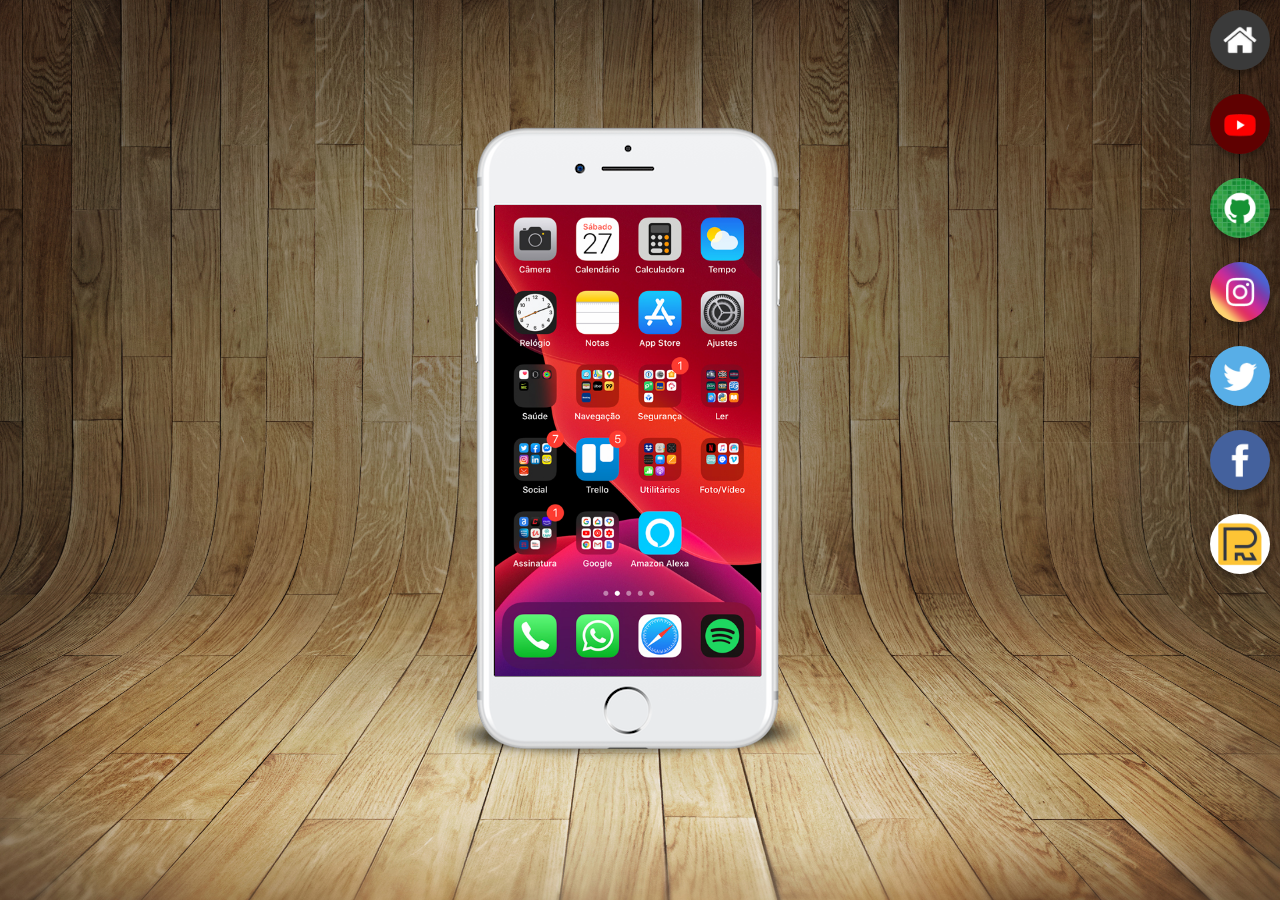
<file: index.html>
<!DOCTYPE html>
<html lang="pt-br">
<head>
    <meta charset="UTF-8">
    <meta name="viewport" content="width=device-width, initial-scale=1.0">
    <title>Projeto Redes Sociais</title>
    <link rel="shortcut icon" href="favicon.ico" type="image/x-icon">
    <link rel="stylesheet" href="stylos/style.css">
</head>
<body>
    <main>
        <section id="telefone">
            <iframe src="home.html" frameborder="0" name="tela" id="tela"></iframe>

        </section>
        
        <section id="redes-sociais">
            
            <a href="home.html" target="tela"><img src="imagens/logo-home.jpg" alt=""></a><br>
            <a href="youtube.html" target="tela"><img src="imagens/logo-youtube.jpg" alt=""></a><br>
            <a href="github.html" target="tela"><img src="imagens/logo-github.jpg" alt=""></a><br>
            <a href="instagram.html" target="tela"><img src="imagens/logo-instagram.jpg" alt=""></a><br>
            <a href="twitter.html" target="tela"><img src="imagens/logo-twitter.jpg" alt=""></a><br>
            <a href="facebook.html" target="tela"><img src="imagens/logo-facebook.jpg" alt=""></a><br>
            <a href="ramopet.html" target="tela"> <img src="imagens/logo ramo pet.jpg" alt=""></a>


        </section>

    </main>
   
    
</body>
</html>
</file>
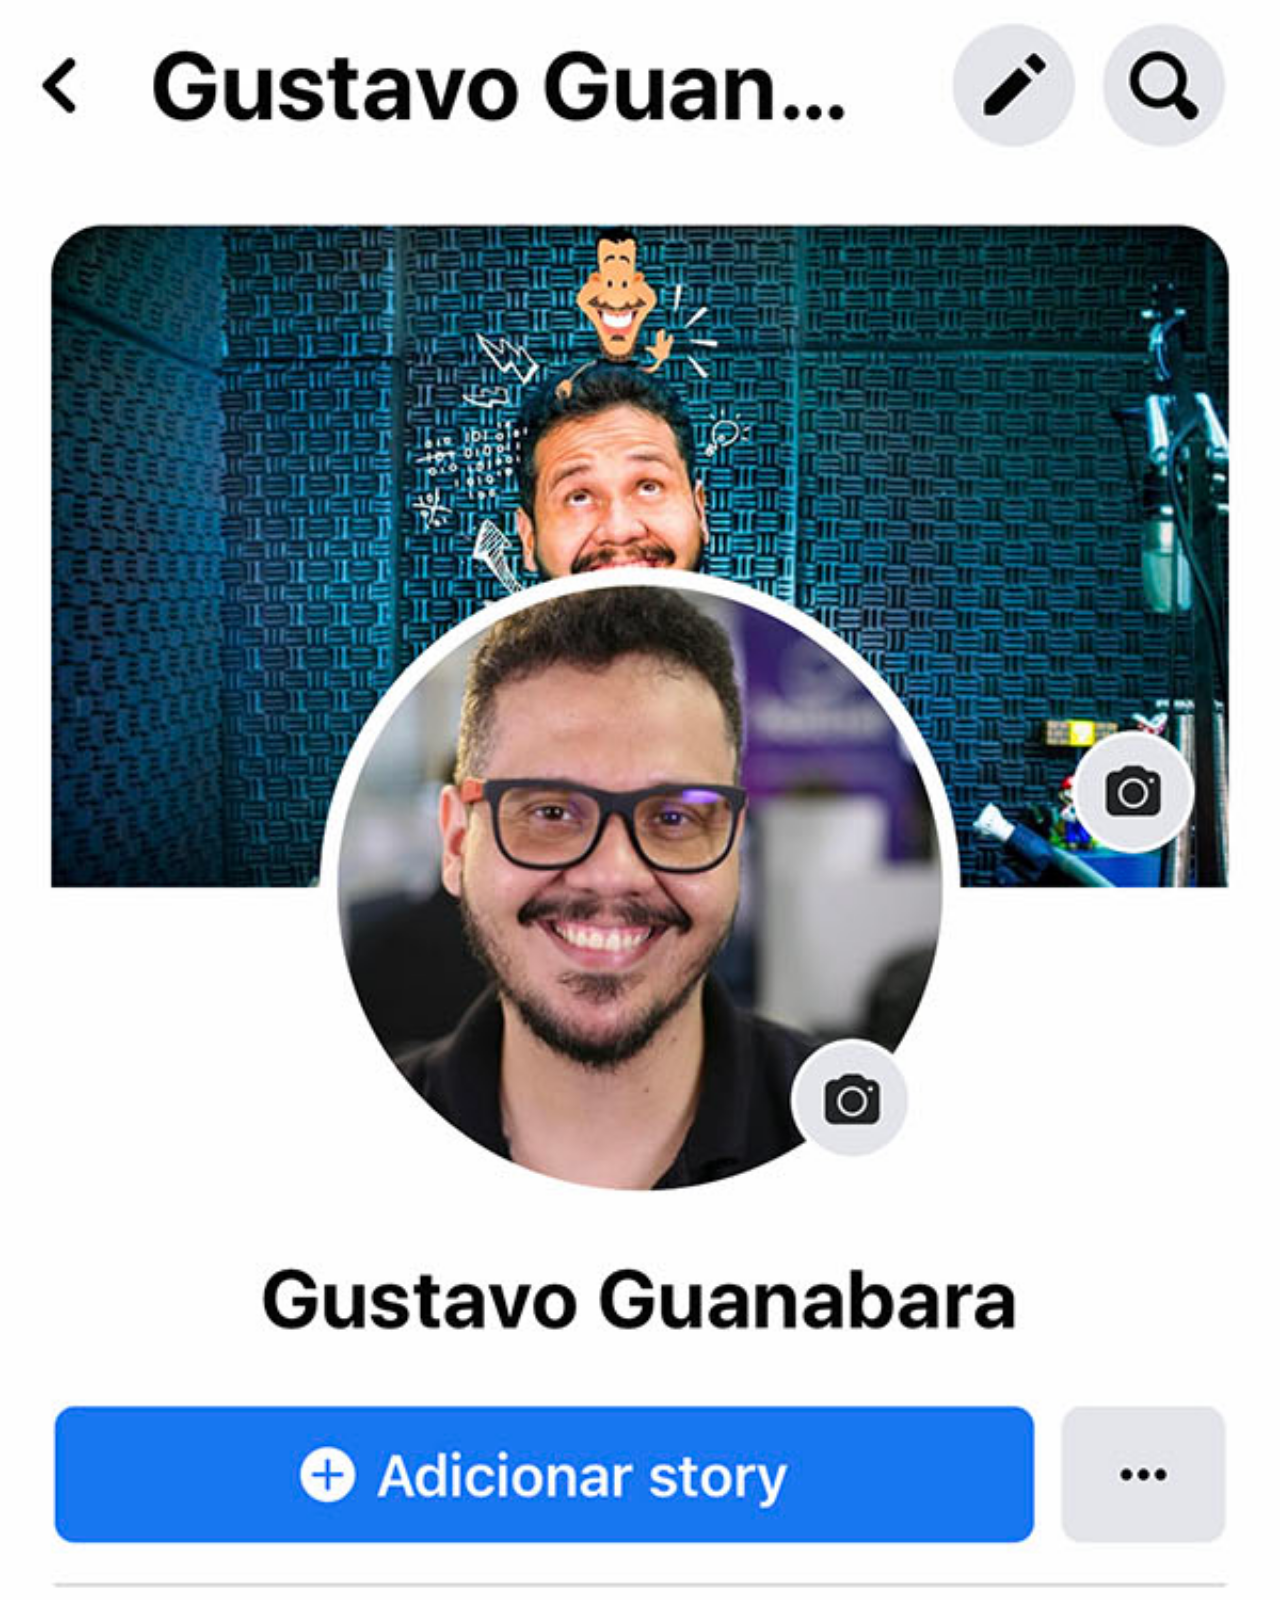
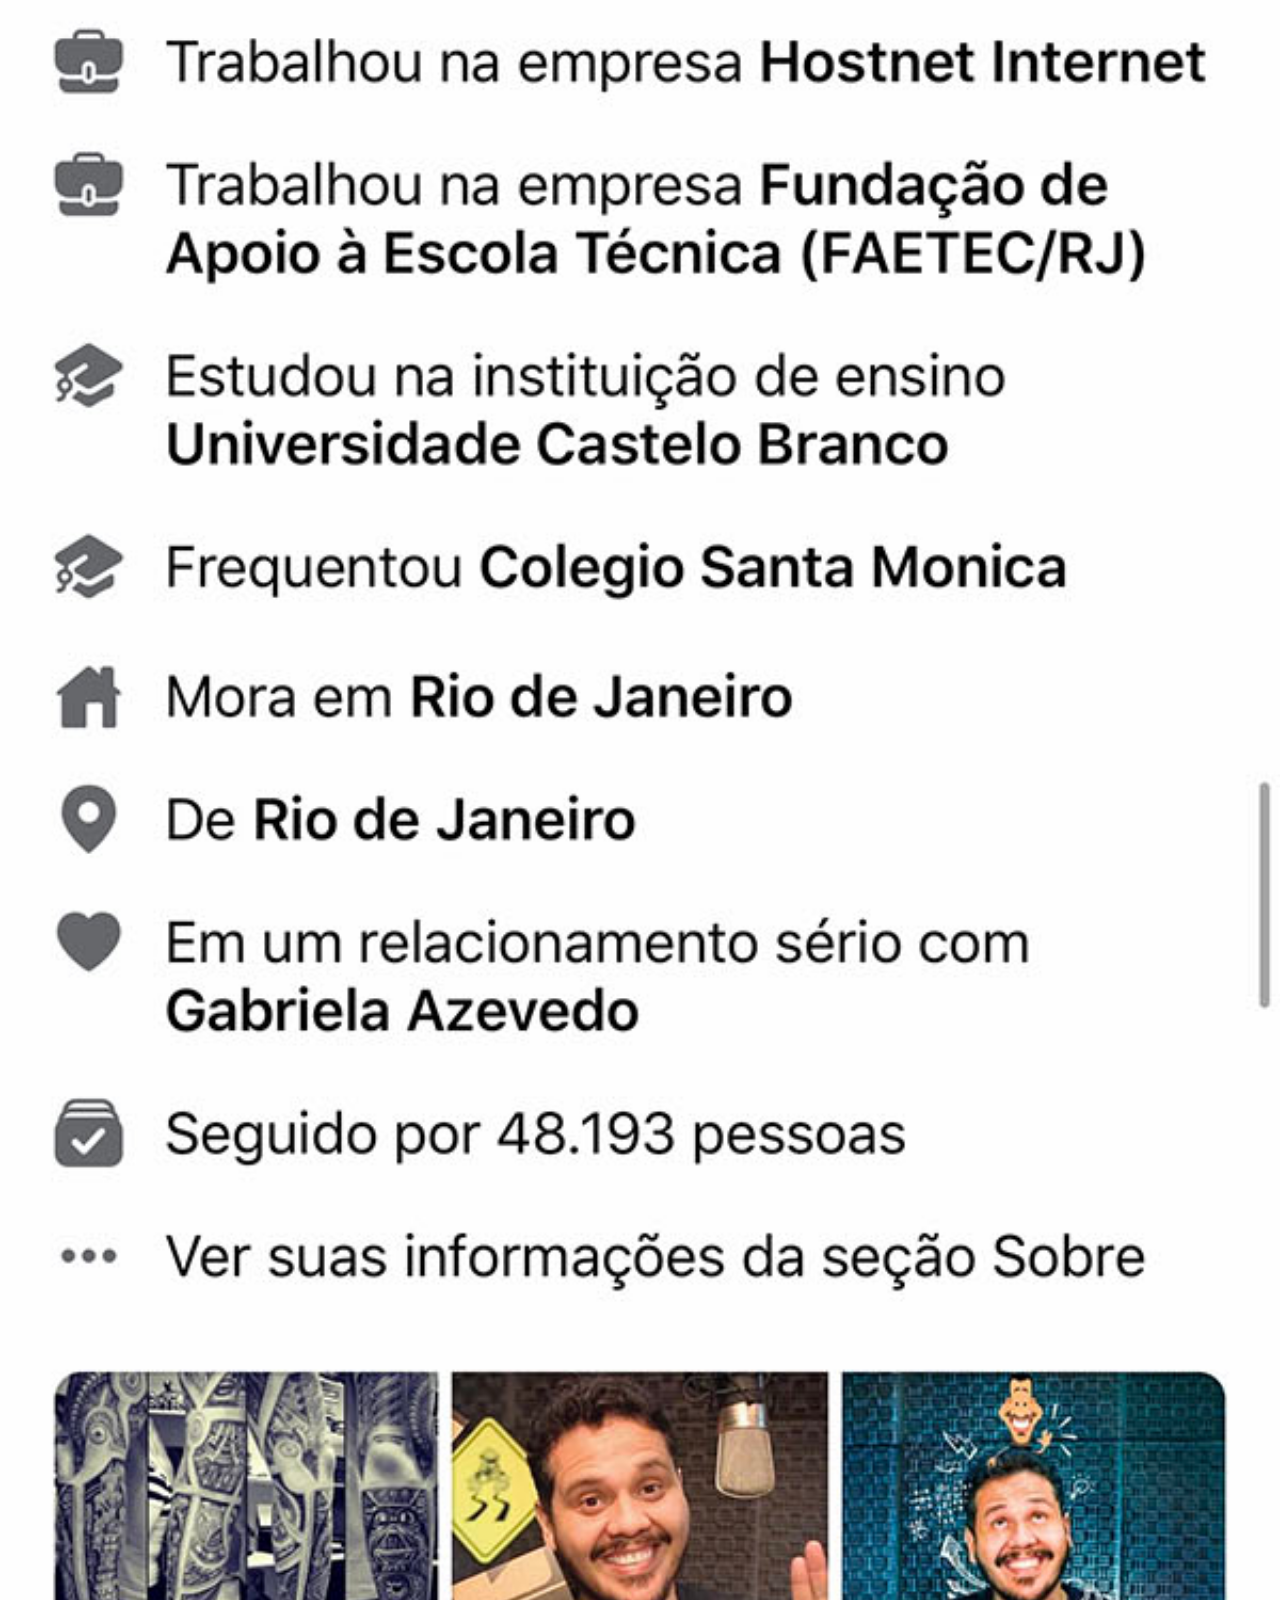
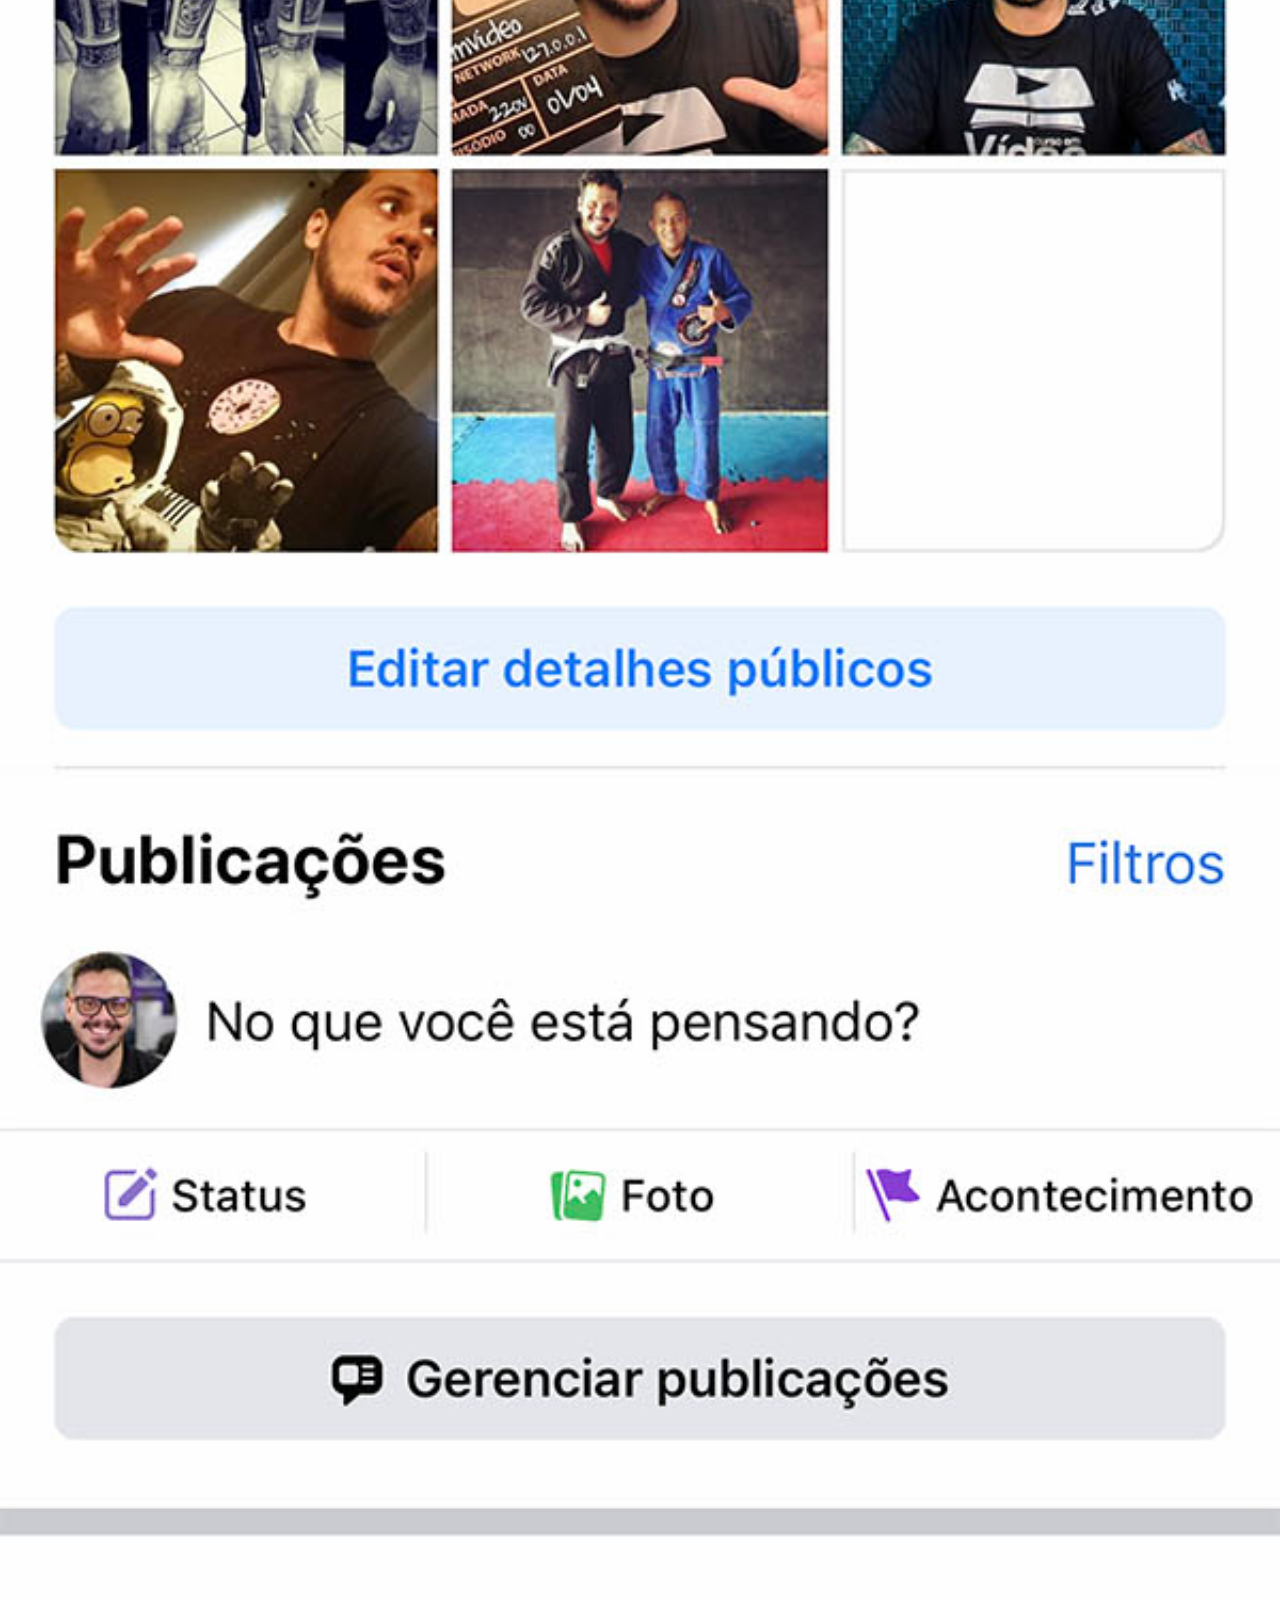
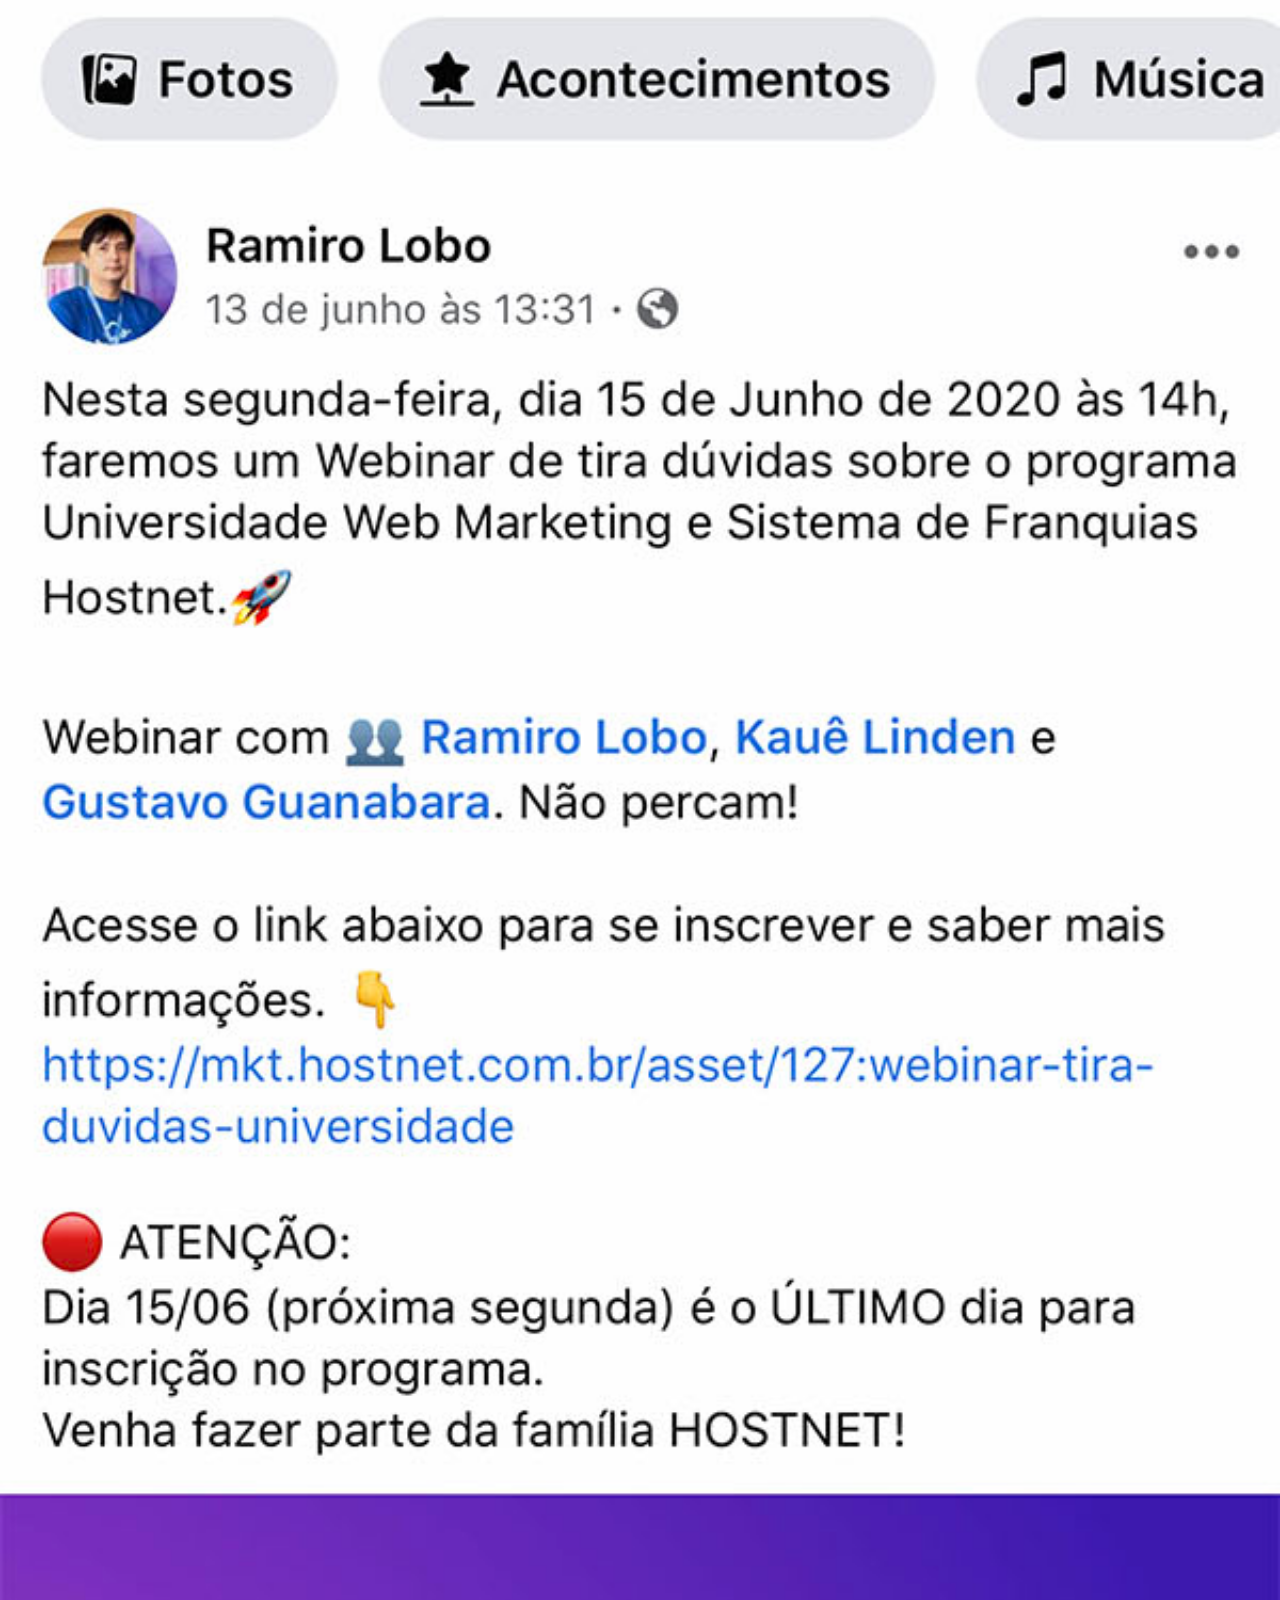
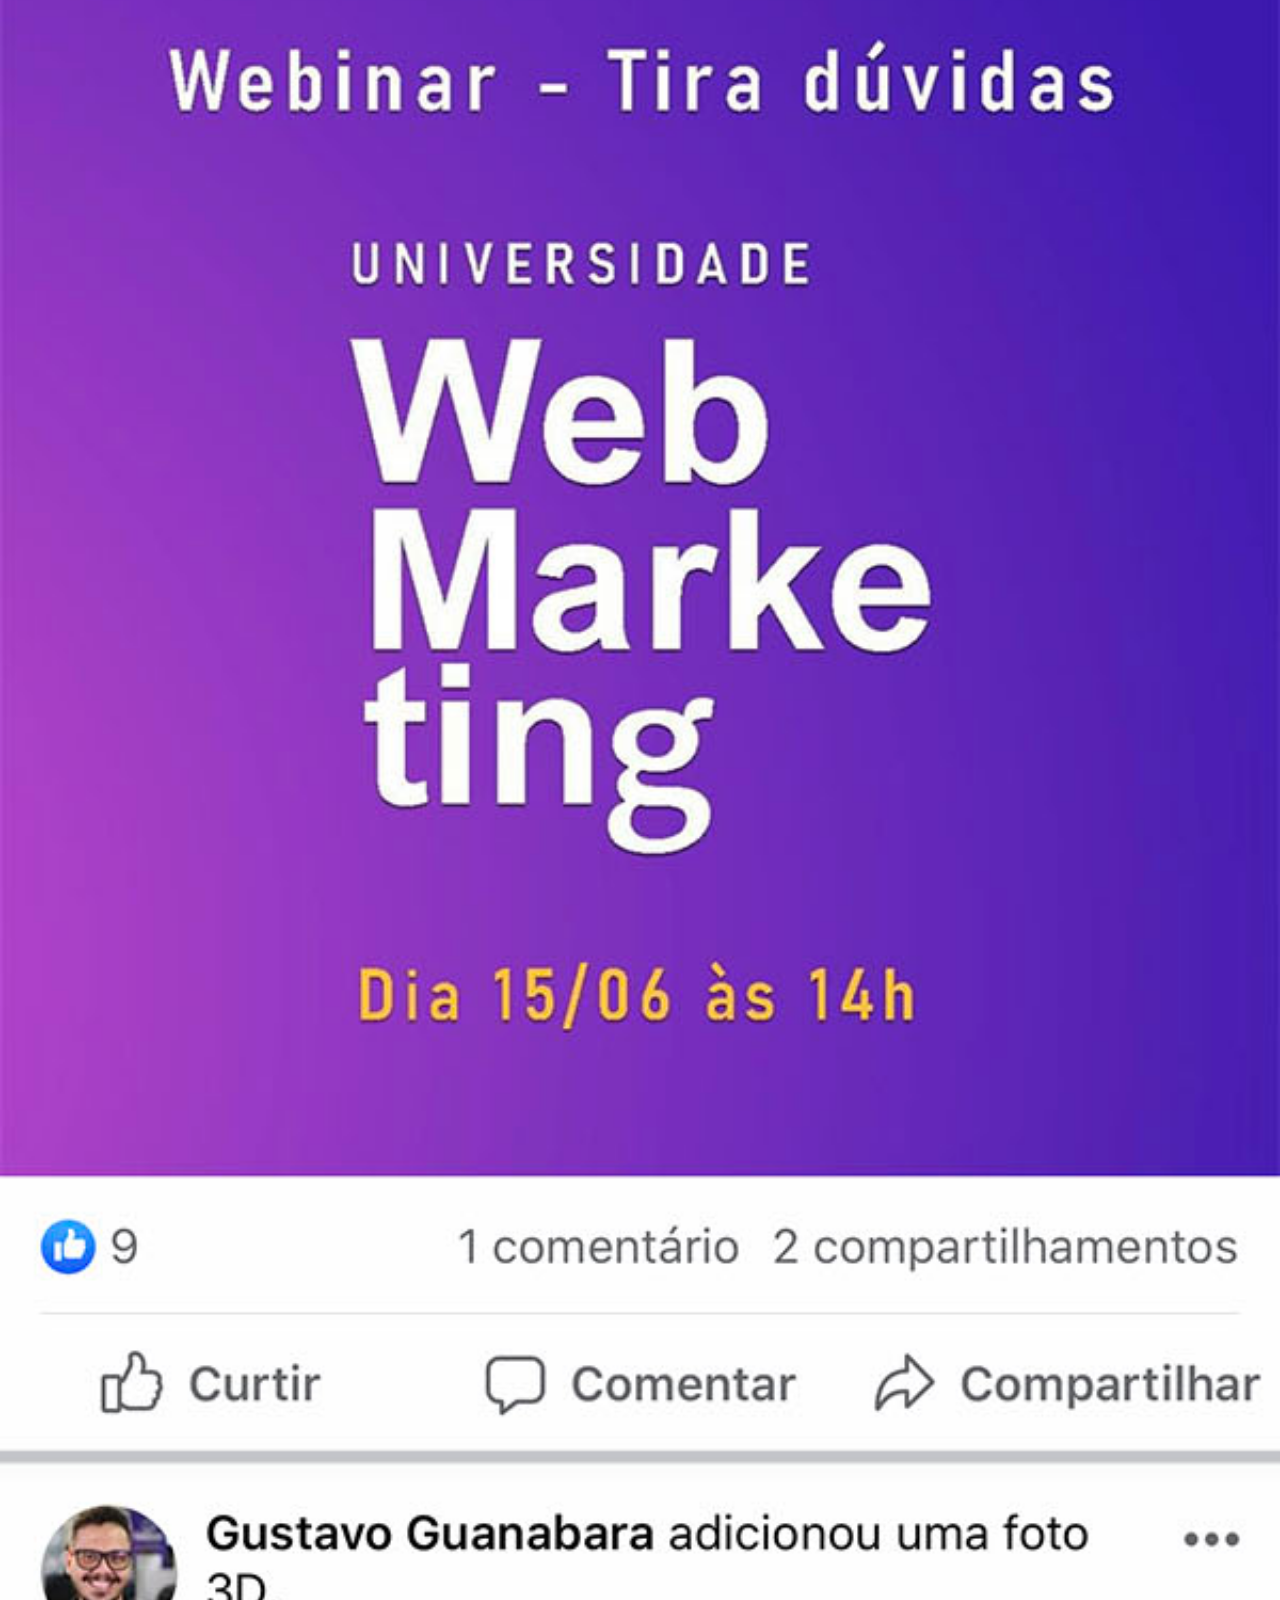
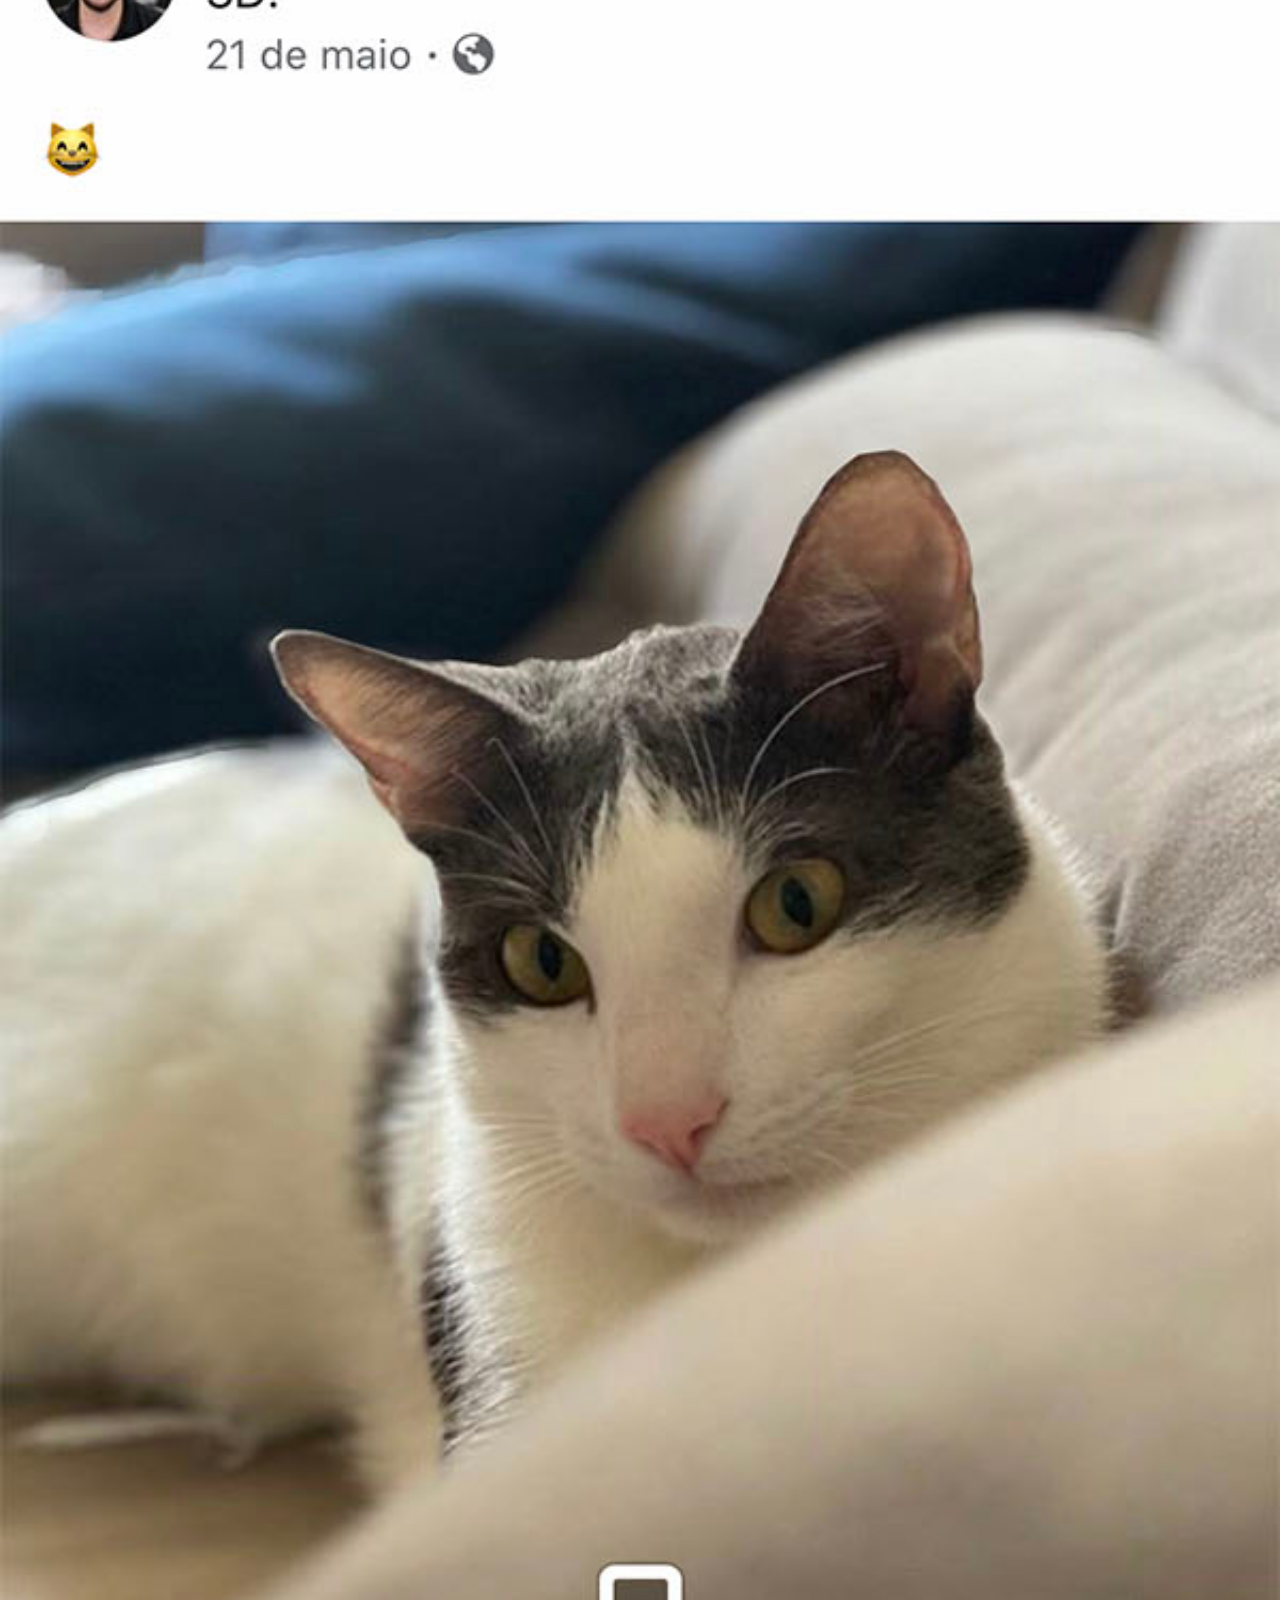
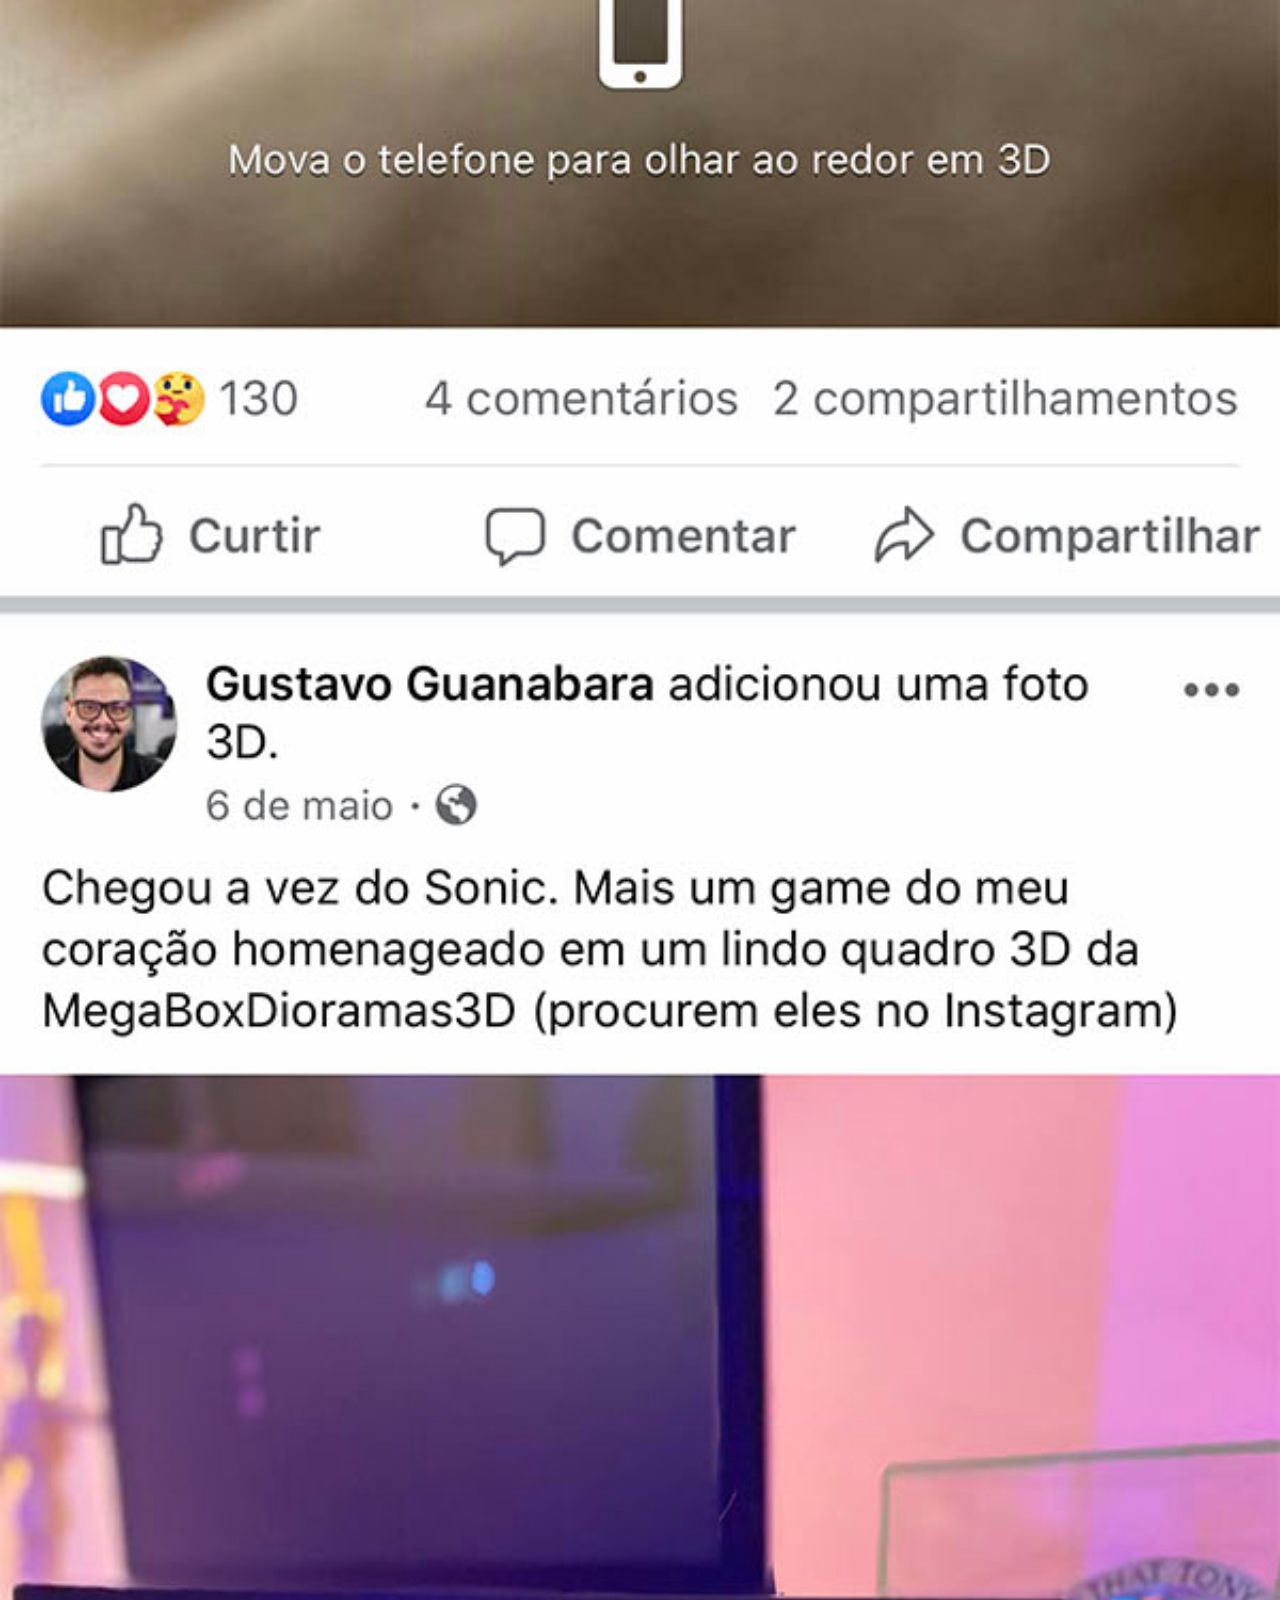
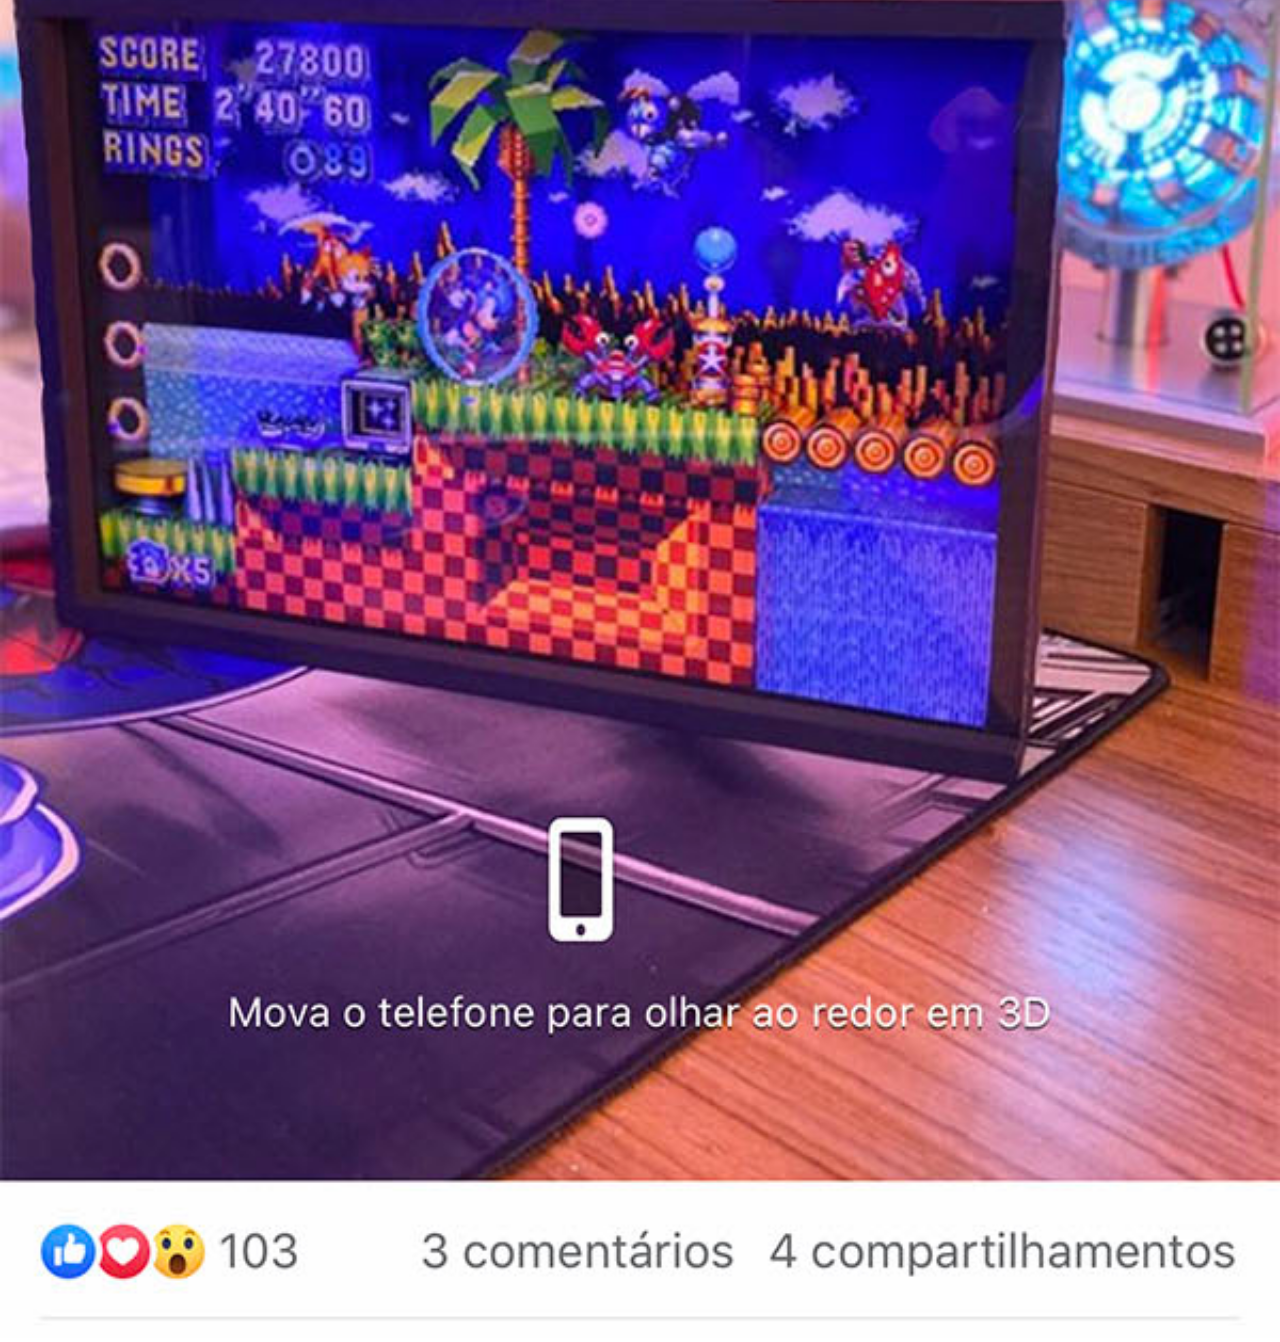
<file: facebook.html>
<!DOCTYPE html>
<html lang="pt-br">
<head>
    <meta charset="UTF-8">
    <meta name="viewport" content="width=device-width, initial-scale=1.0">
    <title>Facebook</title>
    <link rel="stylesheet" href="stylos/social.css">
</head>
<body>
    <img src="imagens/tela-facebook.jpg" alt="tela do face">
    <a href="https://facebook.com/gustavoguanabara></a>
    
</body>
</html>
</file>
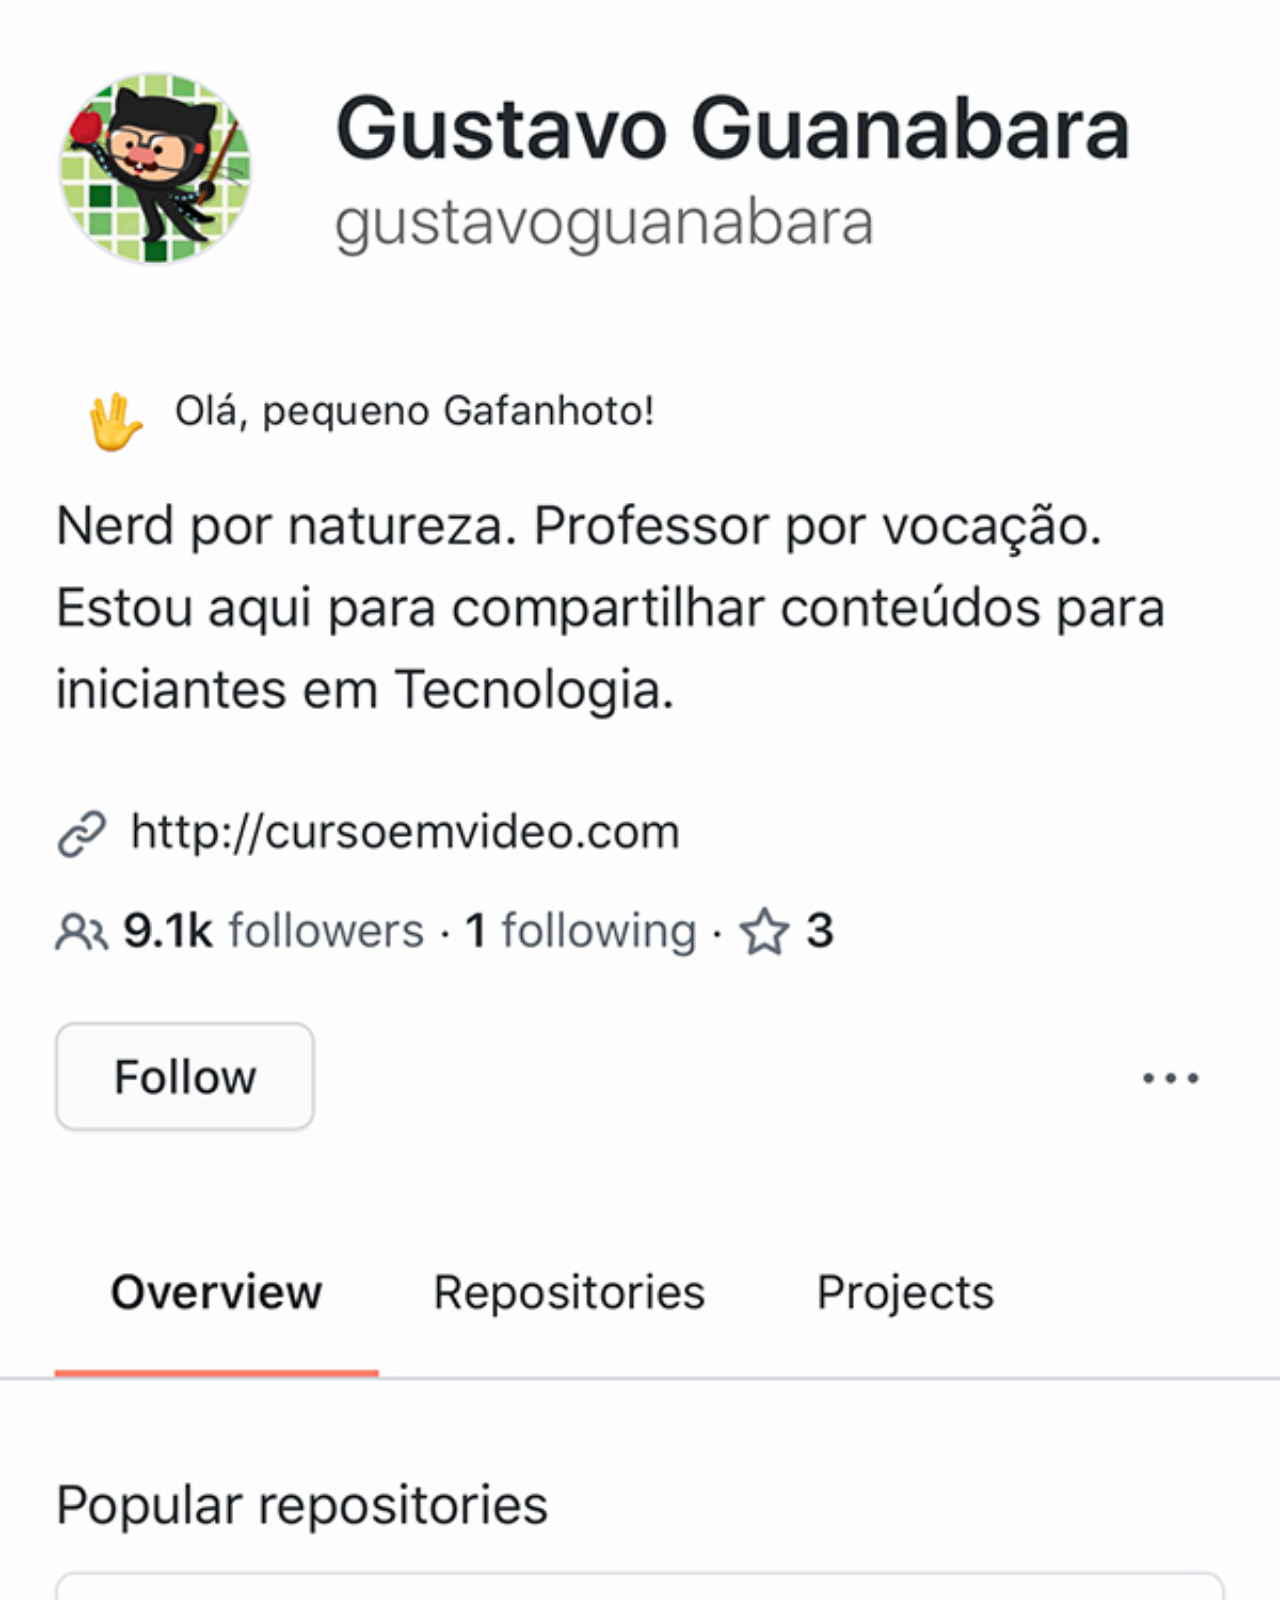
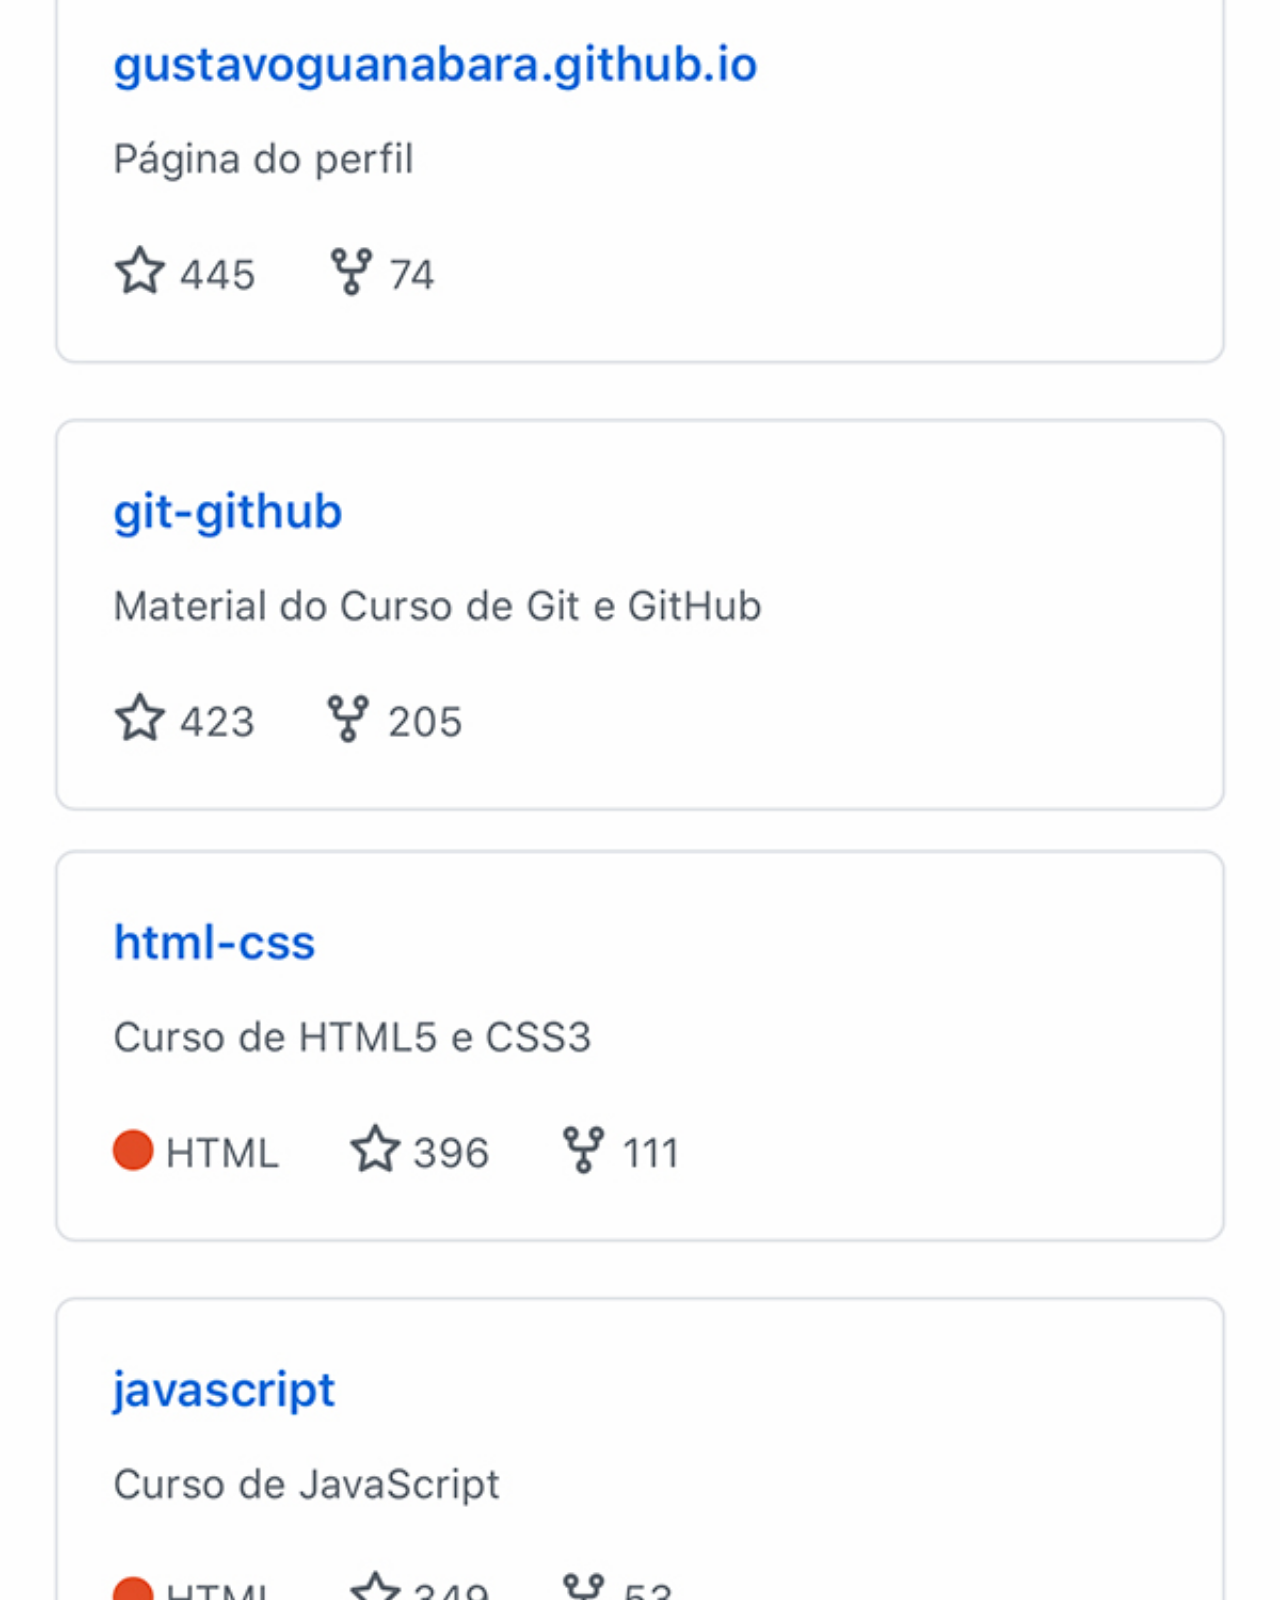
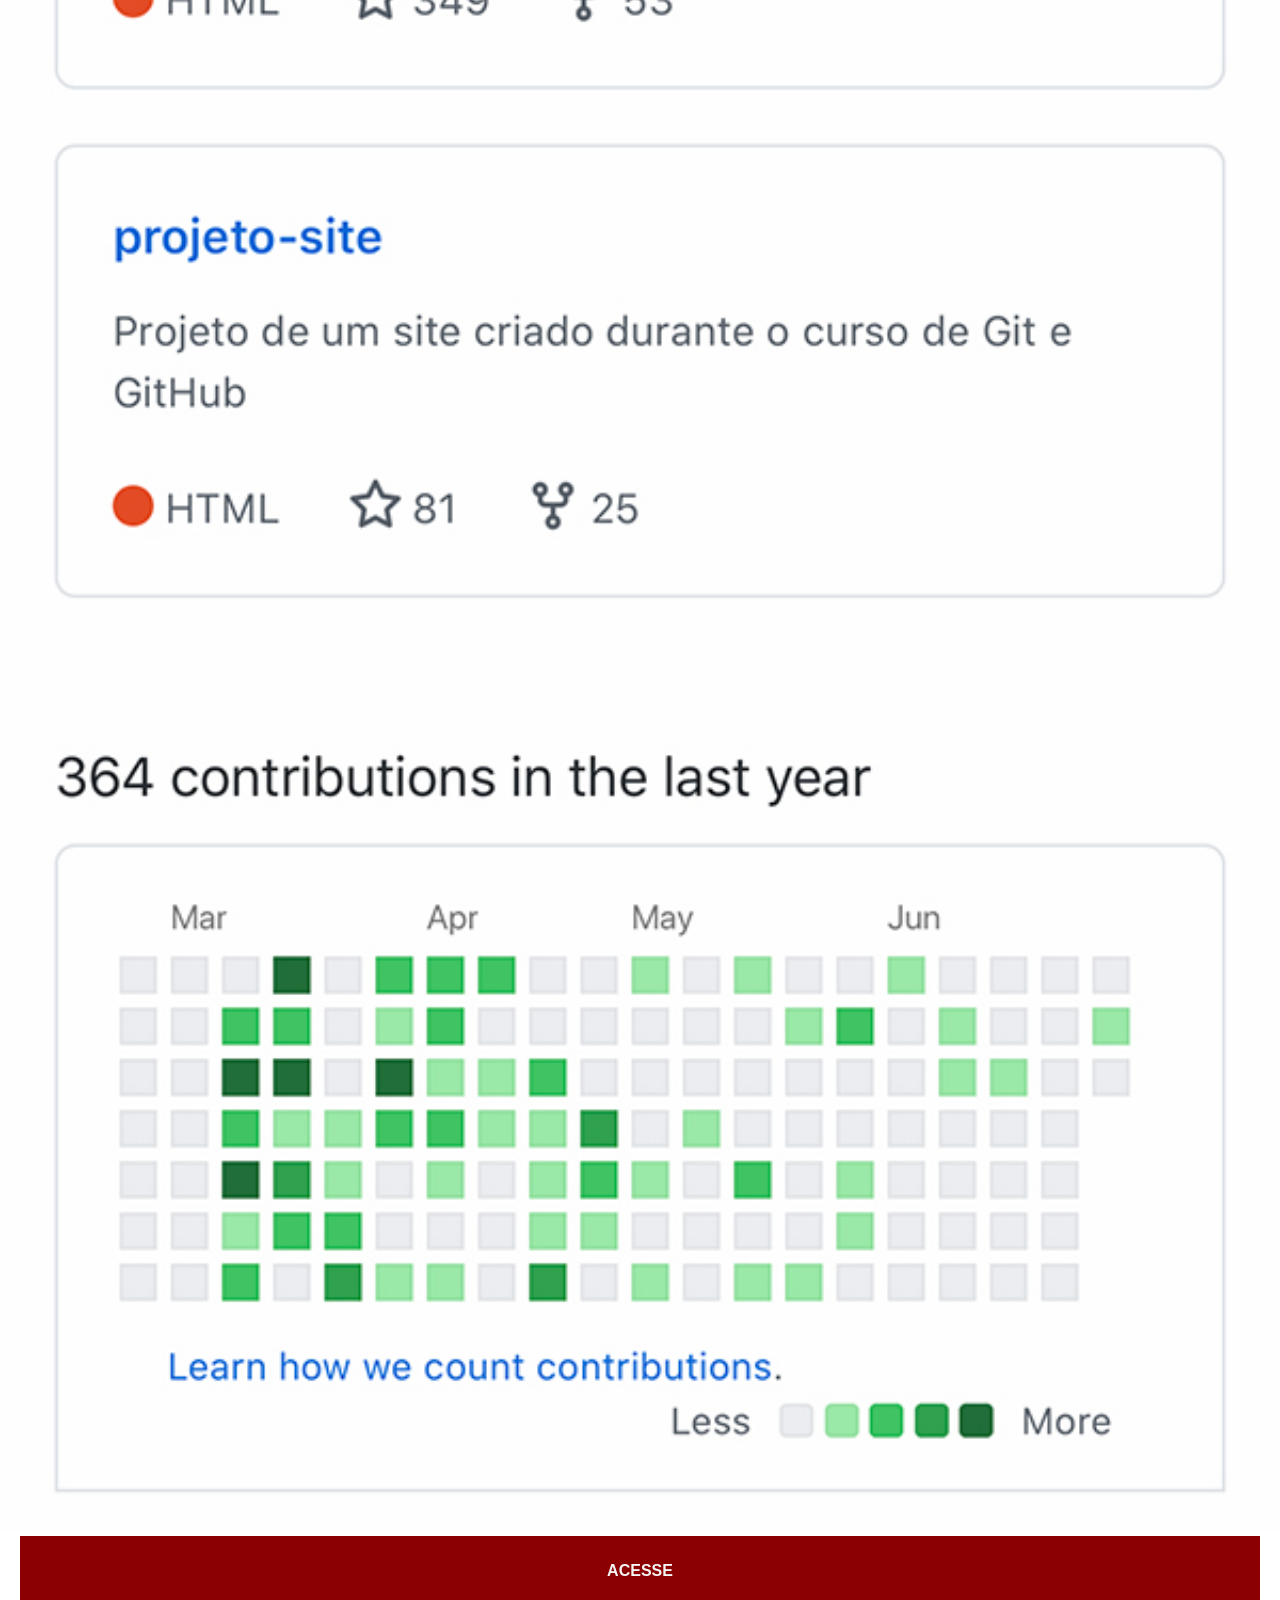
<file: github.html>
<!DOCTYPE html>
<html lang="pt-br">
<head>
    <meta charset="UTF-8">
    <meta name="viewport" content="width=device-width, initial-scale=1.0">
    <title>Github</title>
    <link rel="stylesheet" href="stylos/social.css">
</head>
<body>
    <img src="imagens/tela-github.jpg" alt="tela github">
    <a href="https://gustavoguanabara.github.io/" target="_blank">ACESSE</a>
    
    
</body>
</html>
</file>
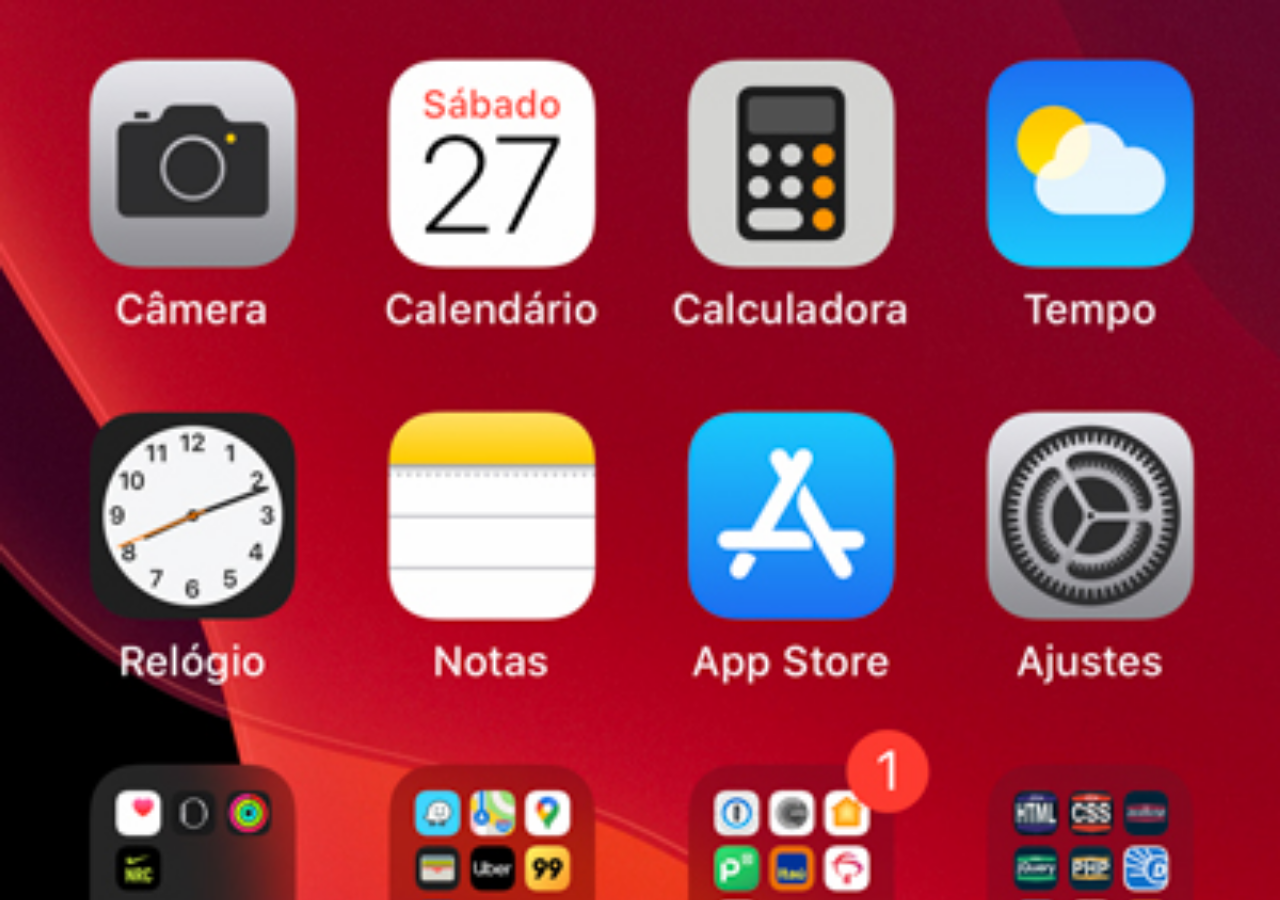
<file: home.html>
<!DOCTYPE html>
<html lang="pt-br">
<head>
    <meta charset="UTF-8">
    <meta name="viewport" content="width=device-width, initial-scale=1.0">
    <title>Home</title>
</head>
<style>
    *{
        margin: 0px;
        padding: 0px;
    }
    body{
        width: 100vw;
        height: 100vh;
        background: black url('imagens/tela-home.jpg')no-repeat;
        background-size: cover;
    }
        
</style>
<body>

    
</body>
</html>
</file>
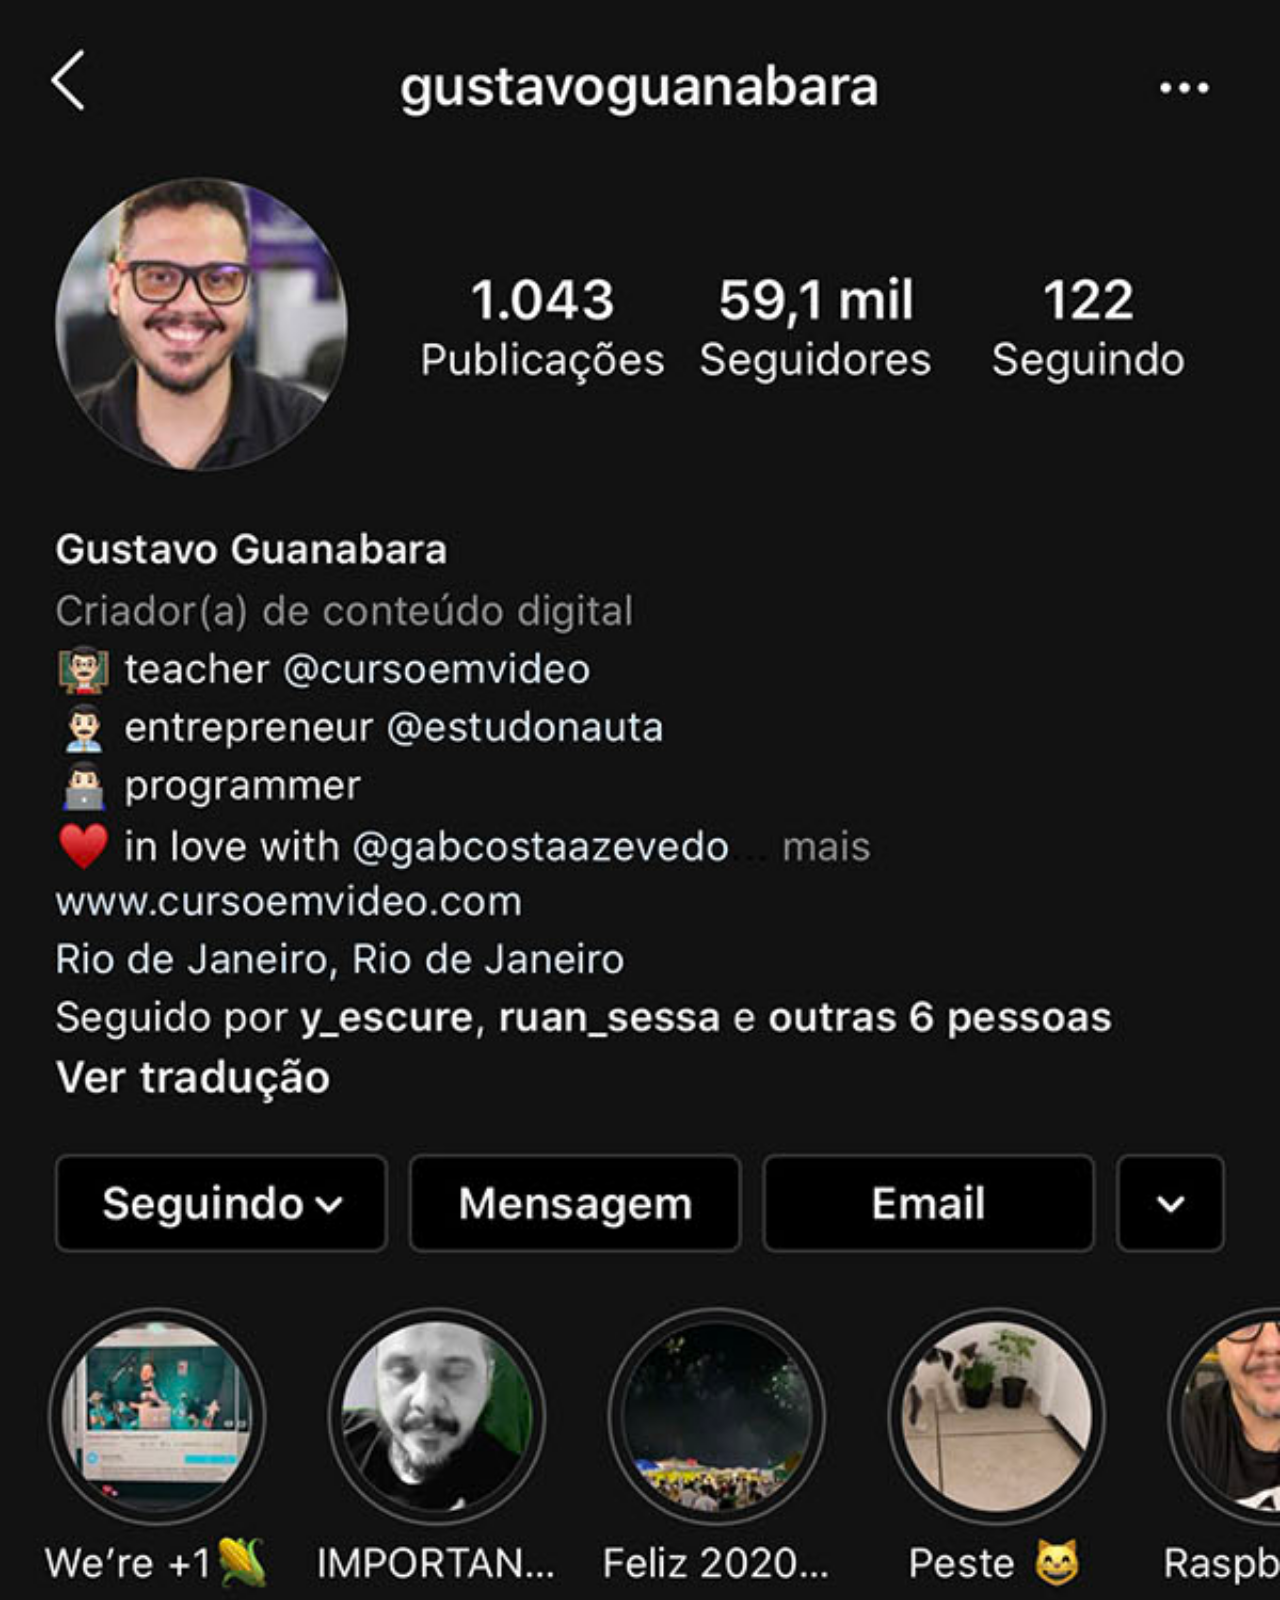
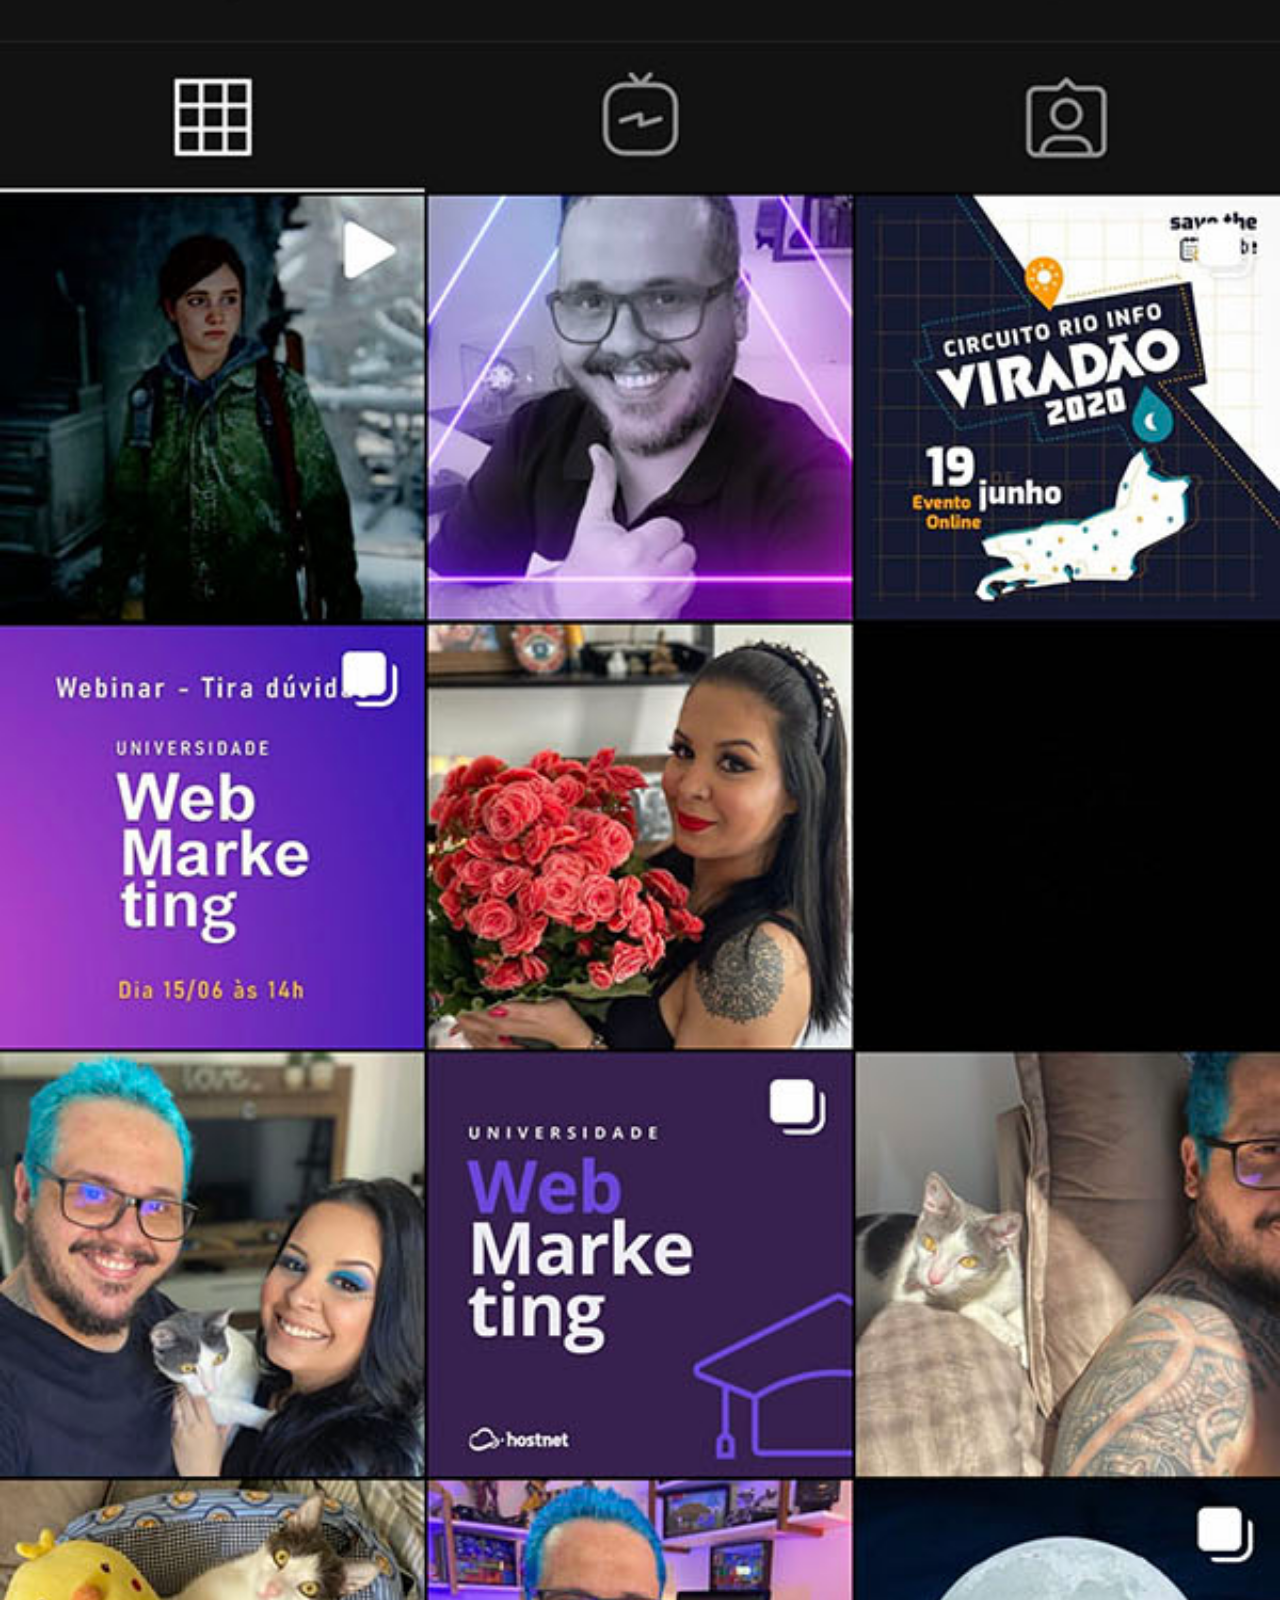
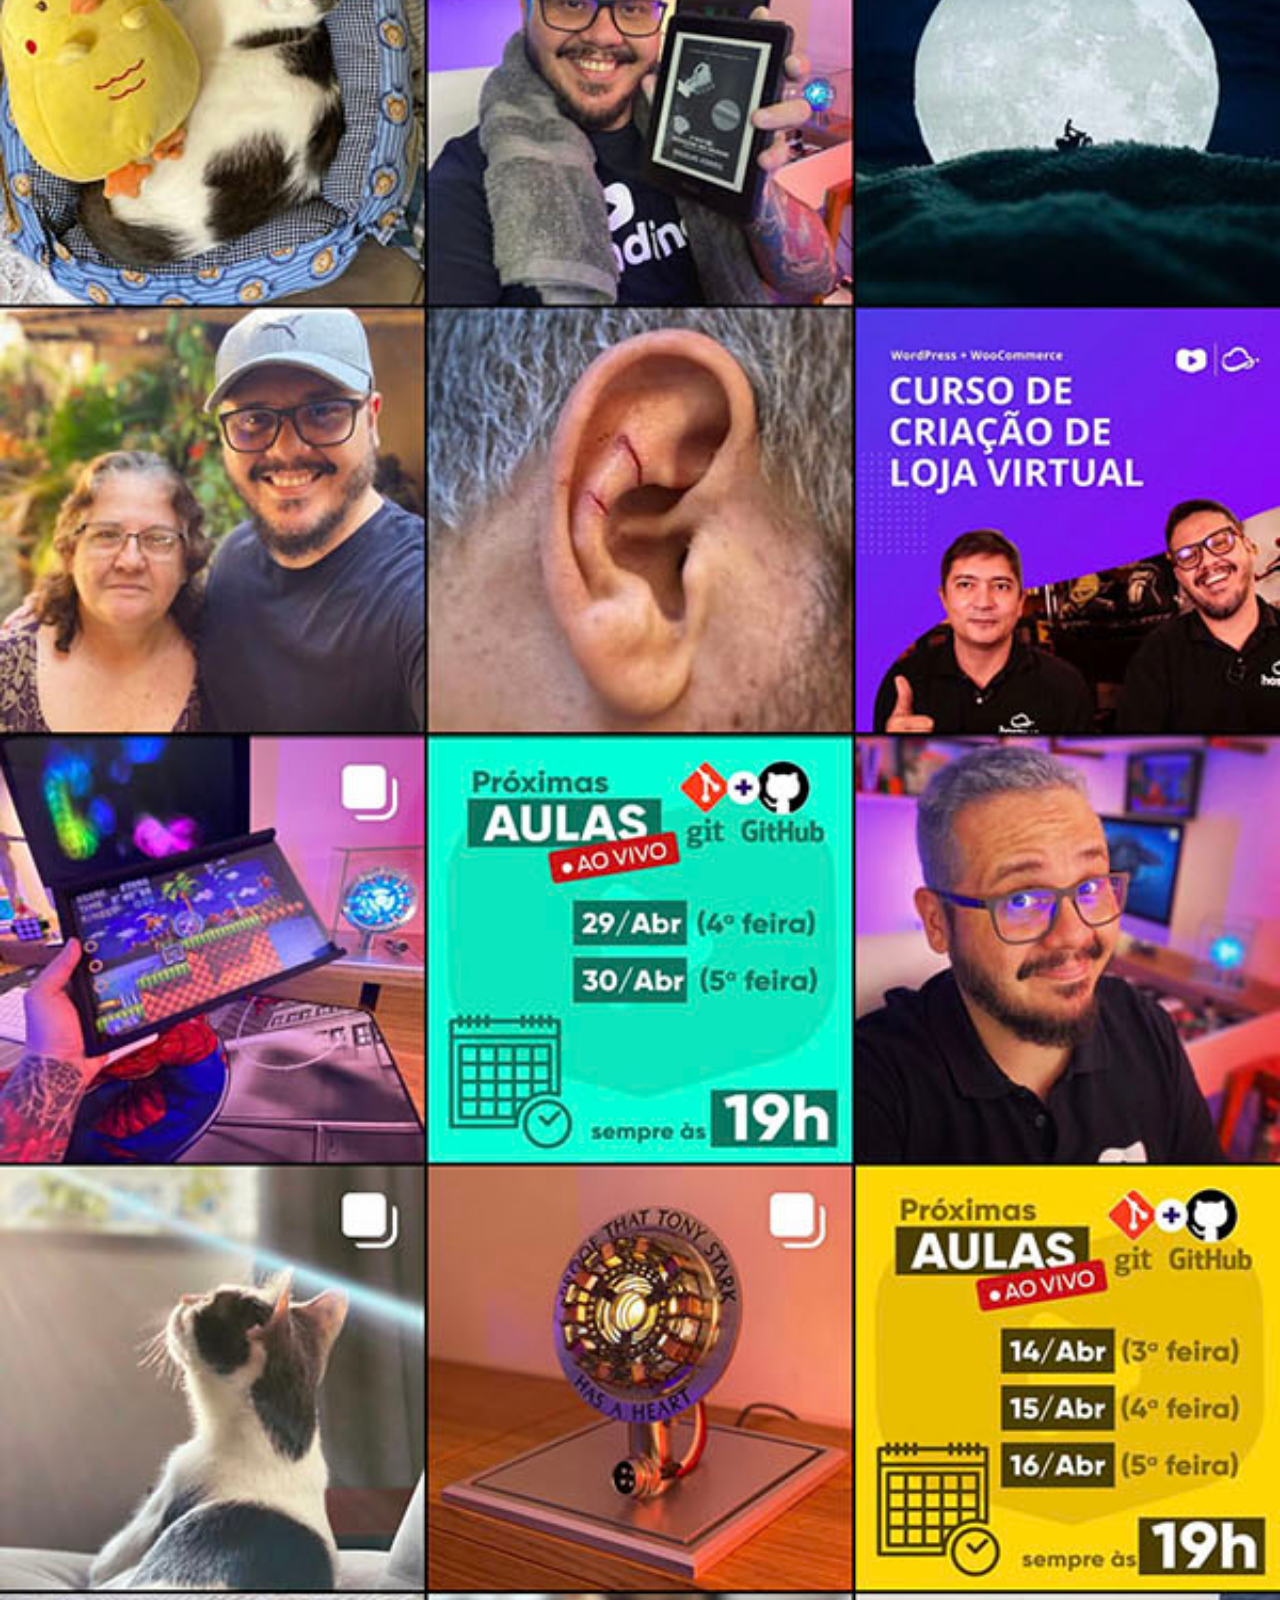
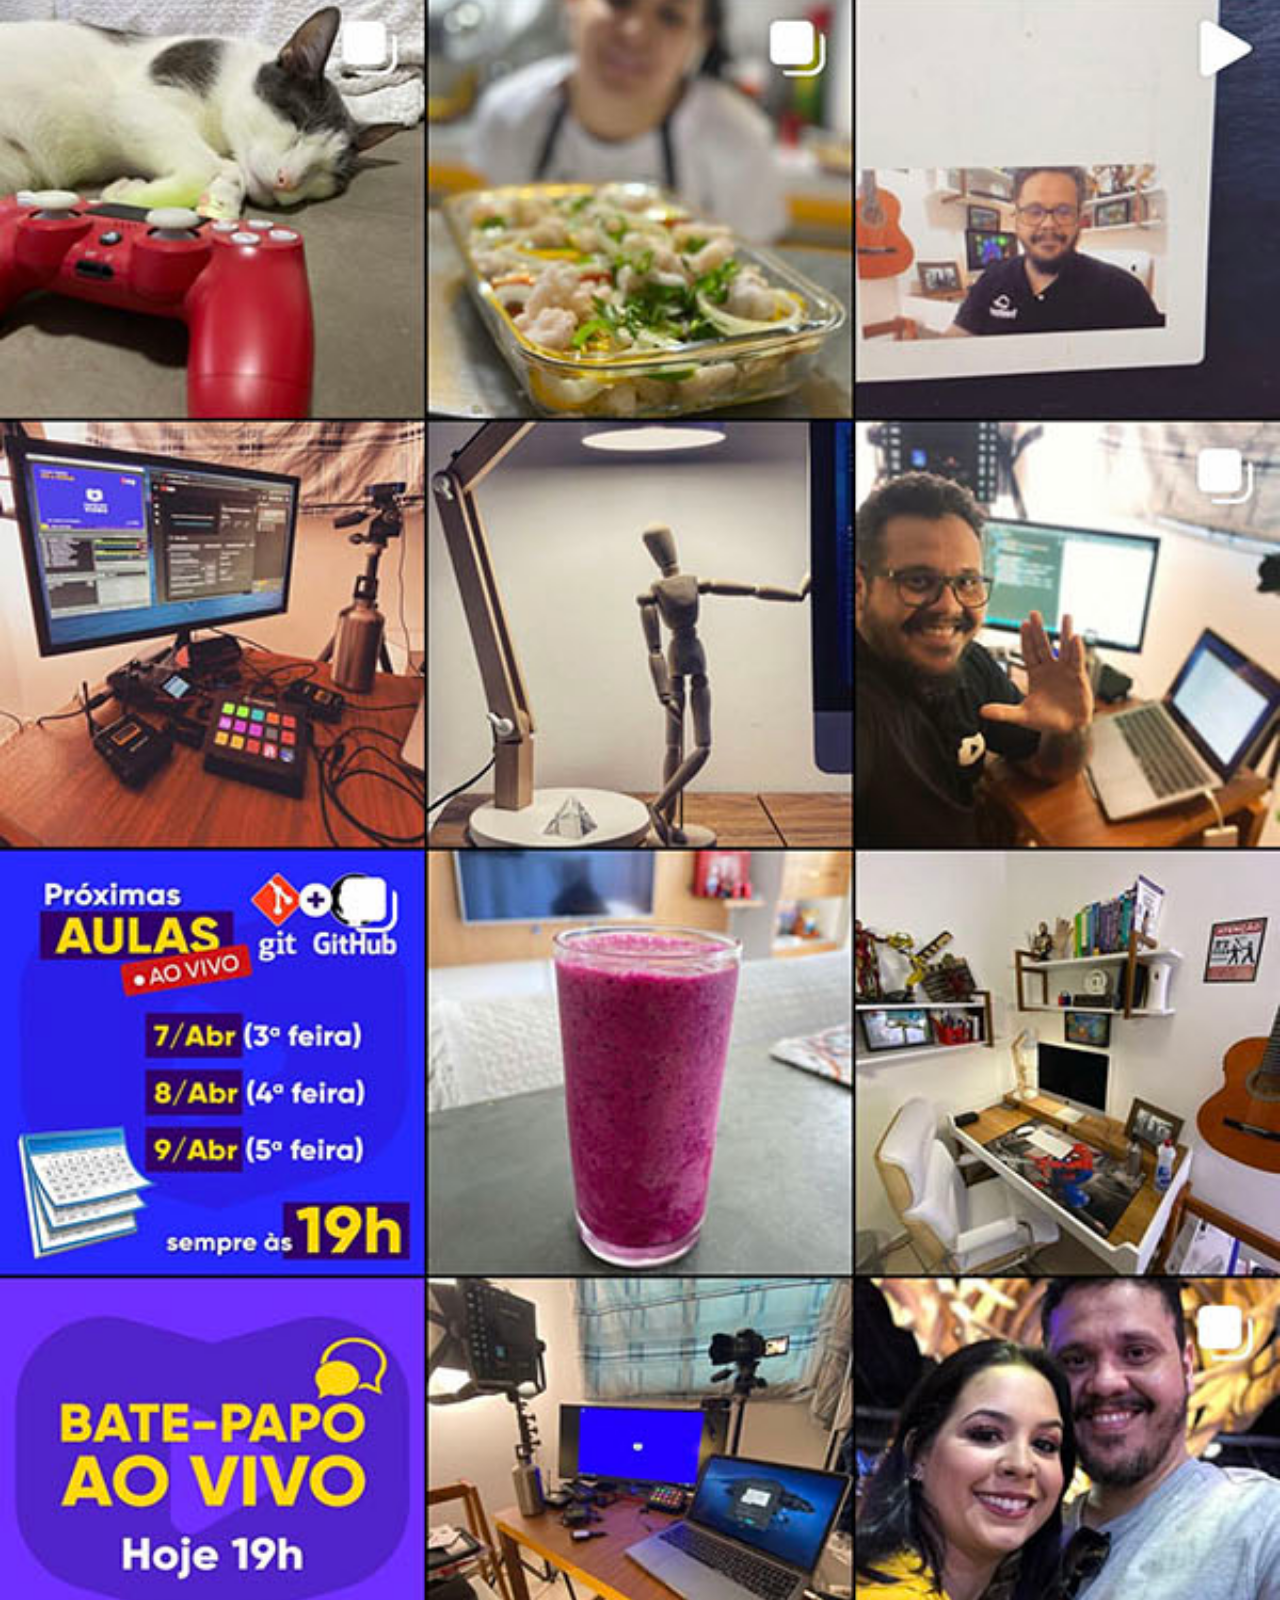
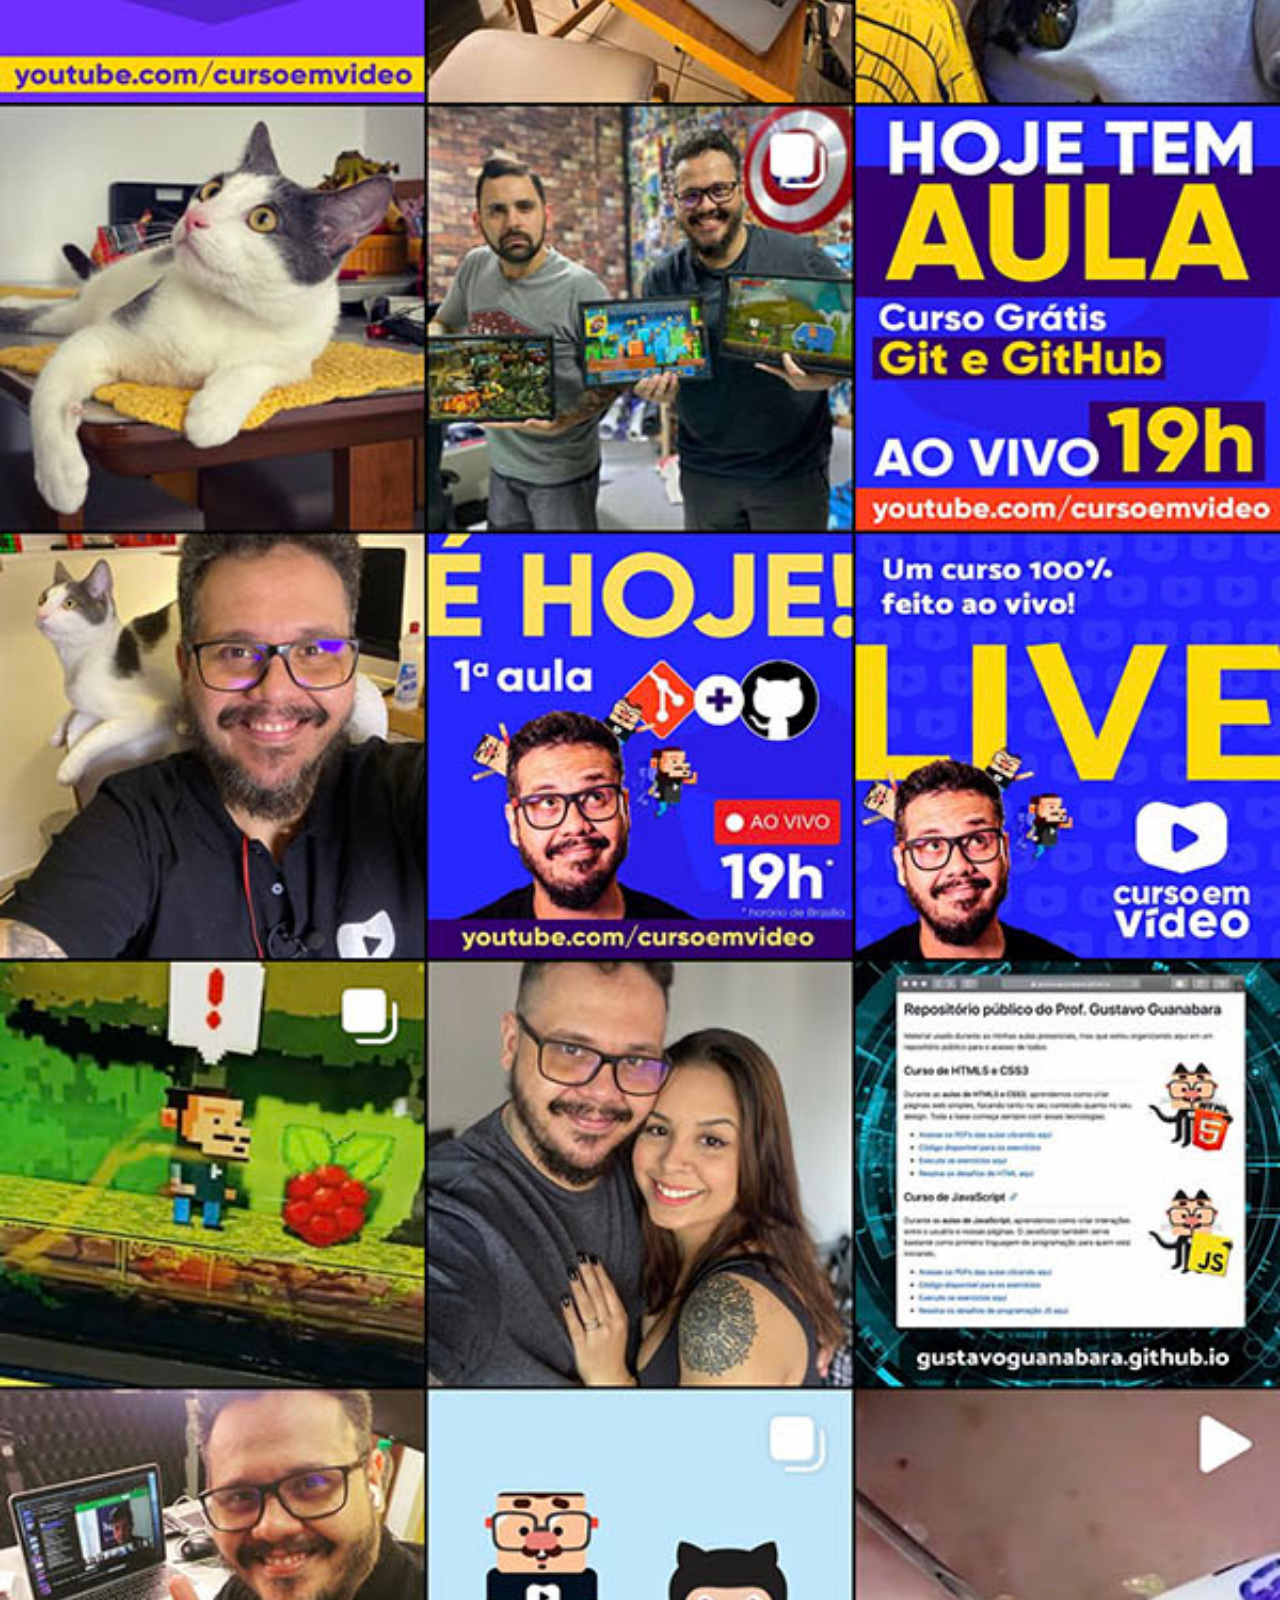
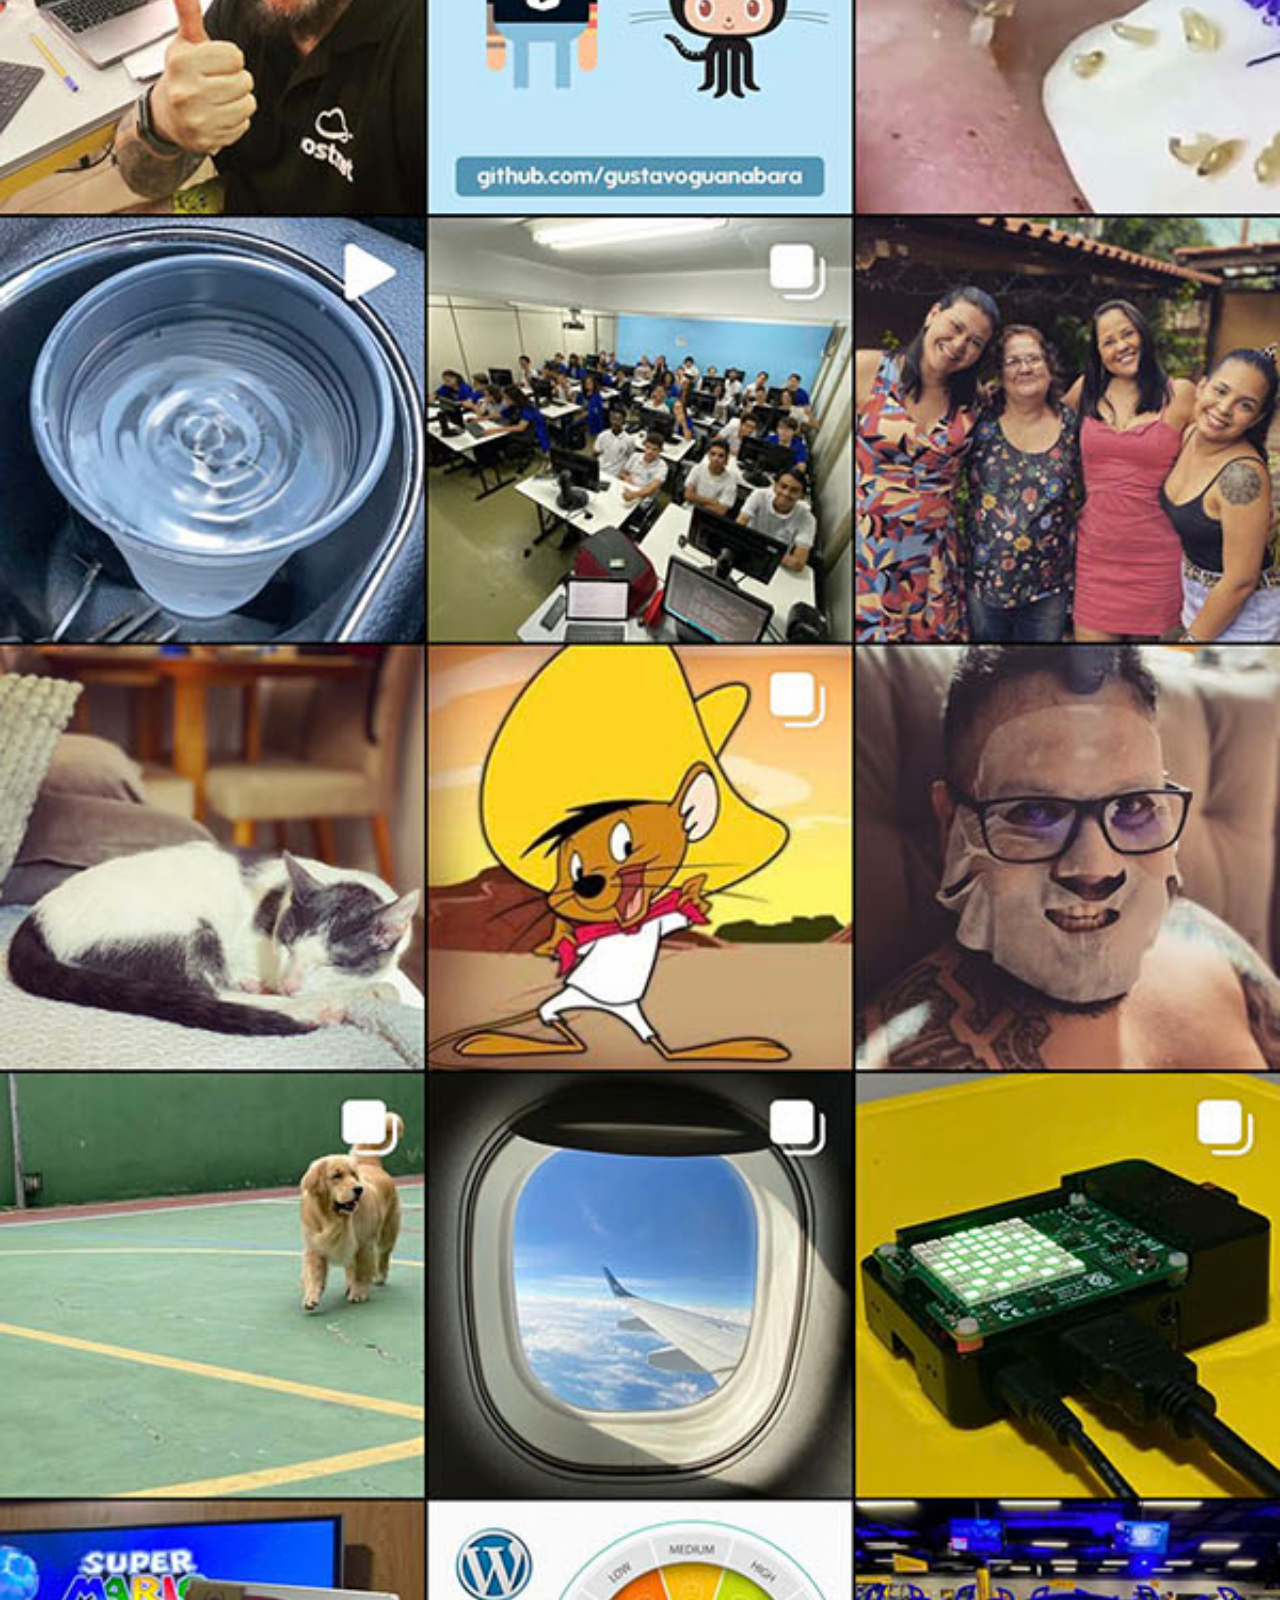
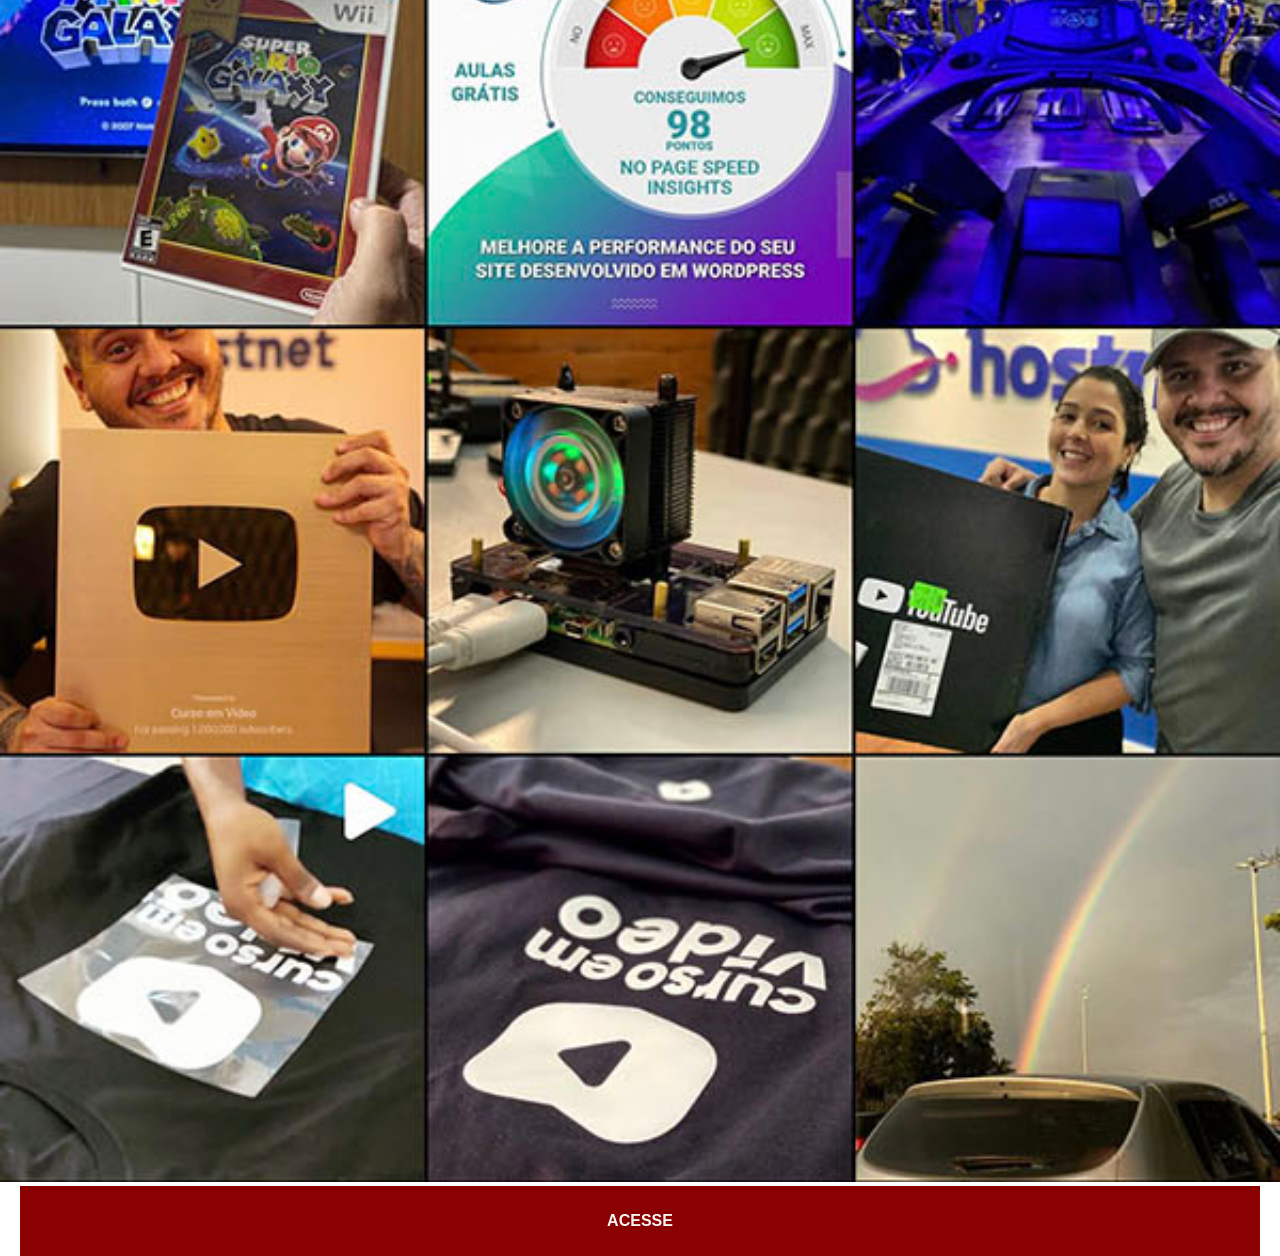
<file: instagram.html>
<!DOCTYPE html>
<html lang="pt-br">
<head>
    <meta charset="UTF-8">
    <meta name="viewport" content="width=device-width, initial-scale=1.0">
    <title>Instagram</title>
    <link rel="stylesheet" href="stylos/social.css">

</head>
<body>

    <img src="imagens/tela-instagram.jpg" alt="tela instagram">
    <a href="https://www.instagram.com/gustavoguanabara/" target="_blank">ACESSE</a>
    
</body>
</html>
</file>
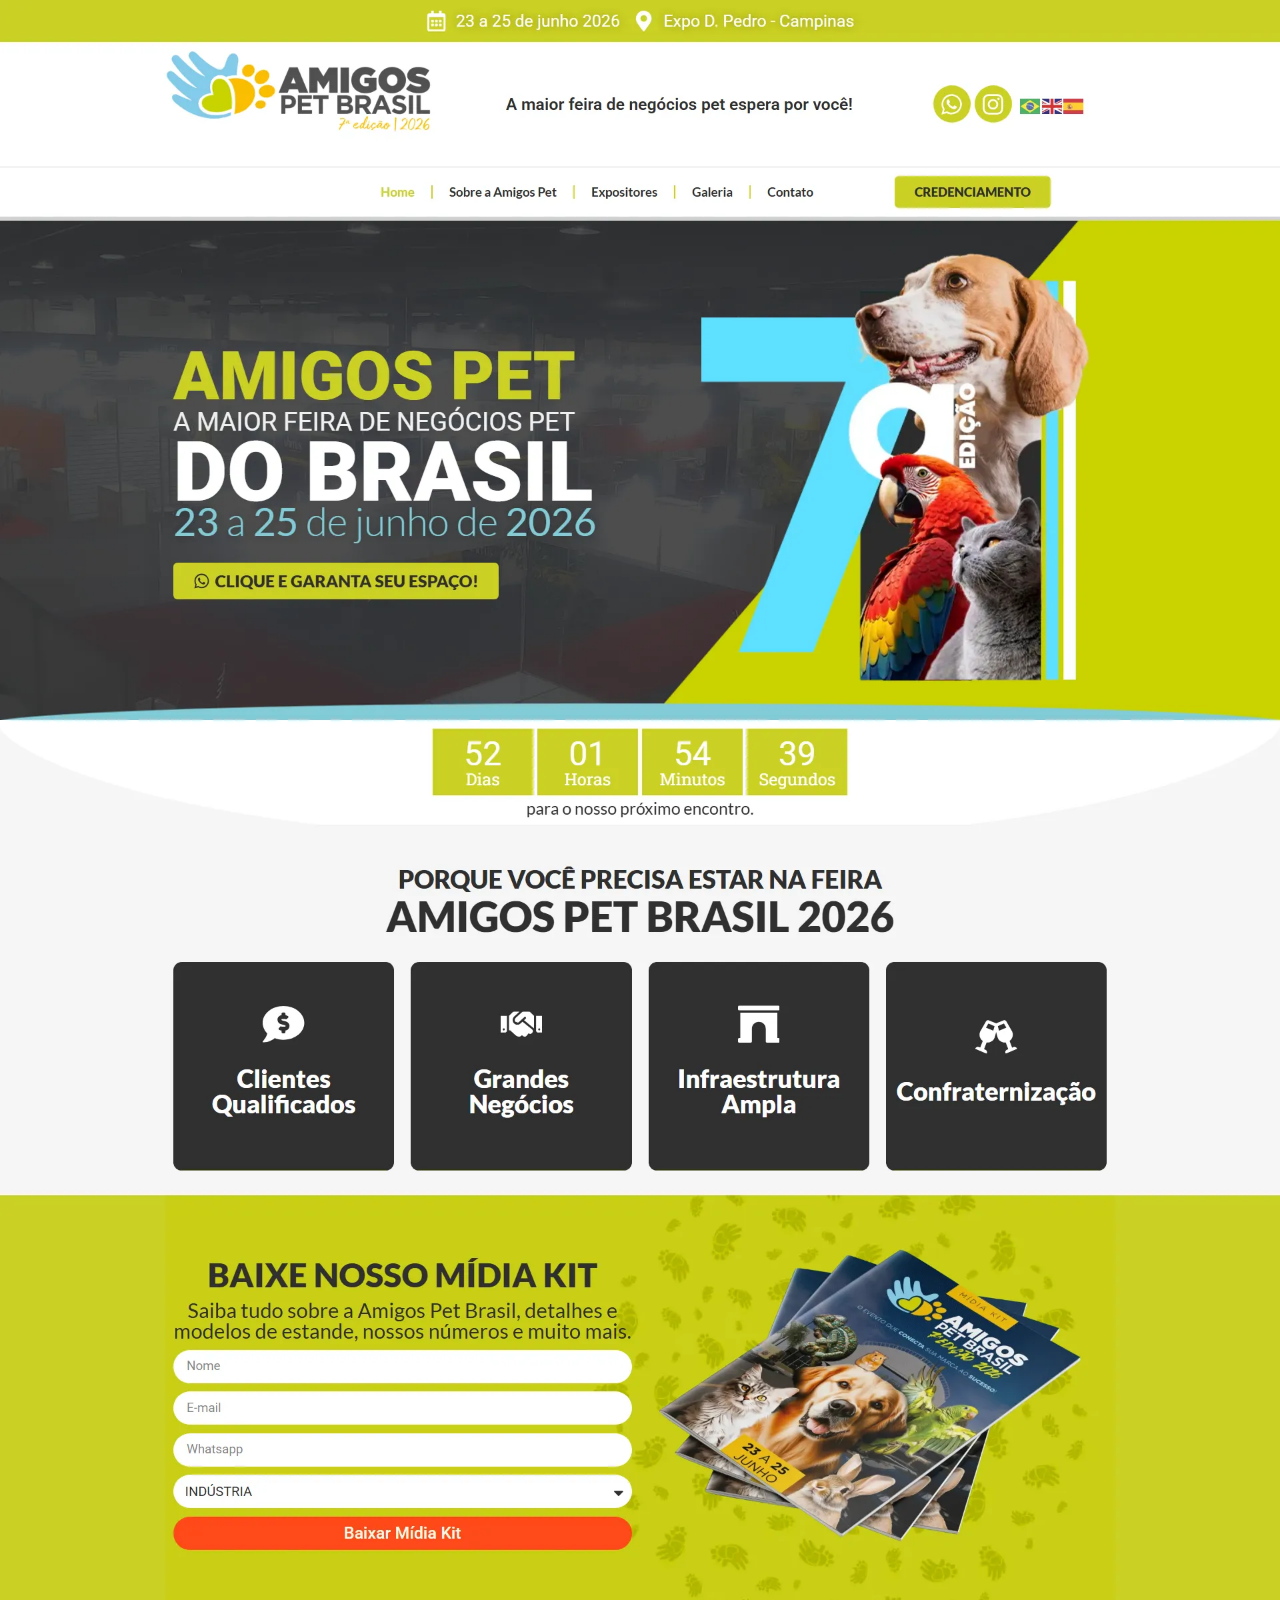
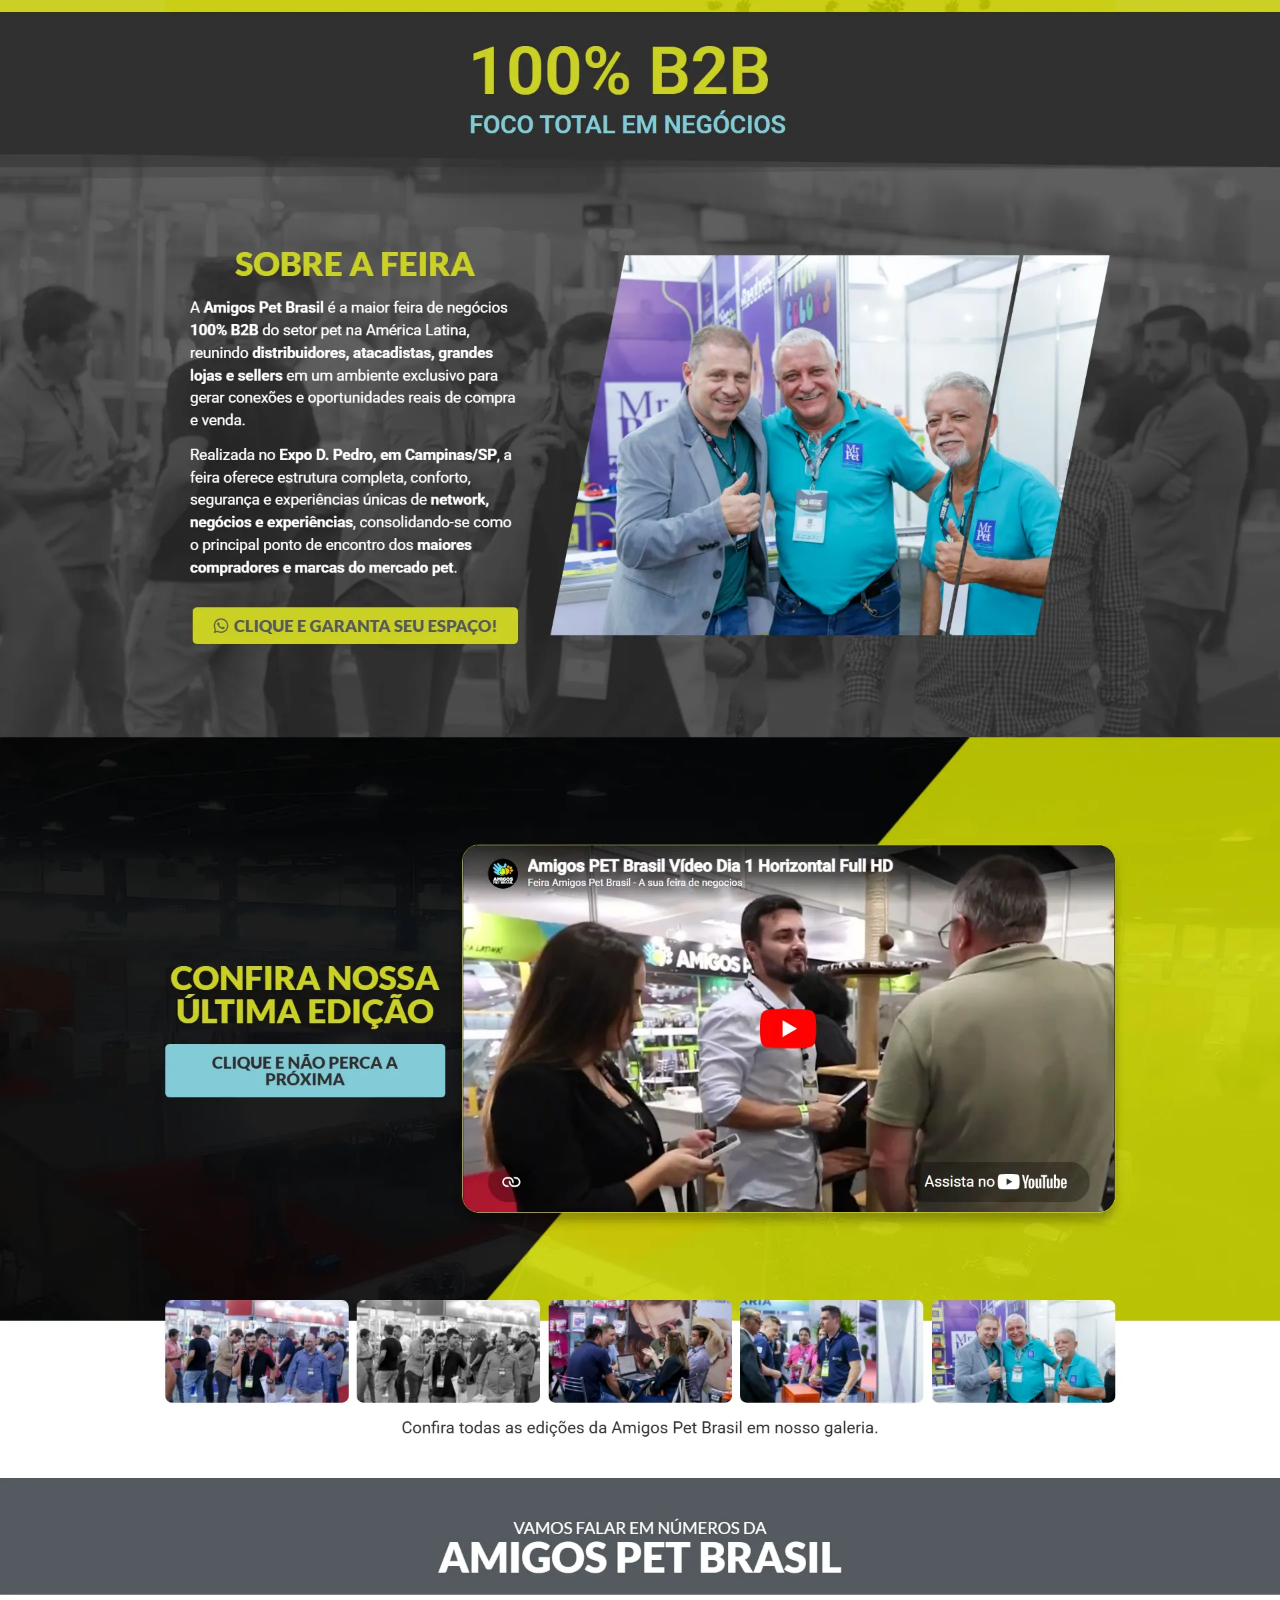
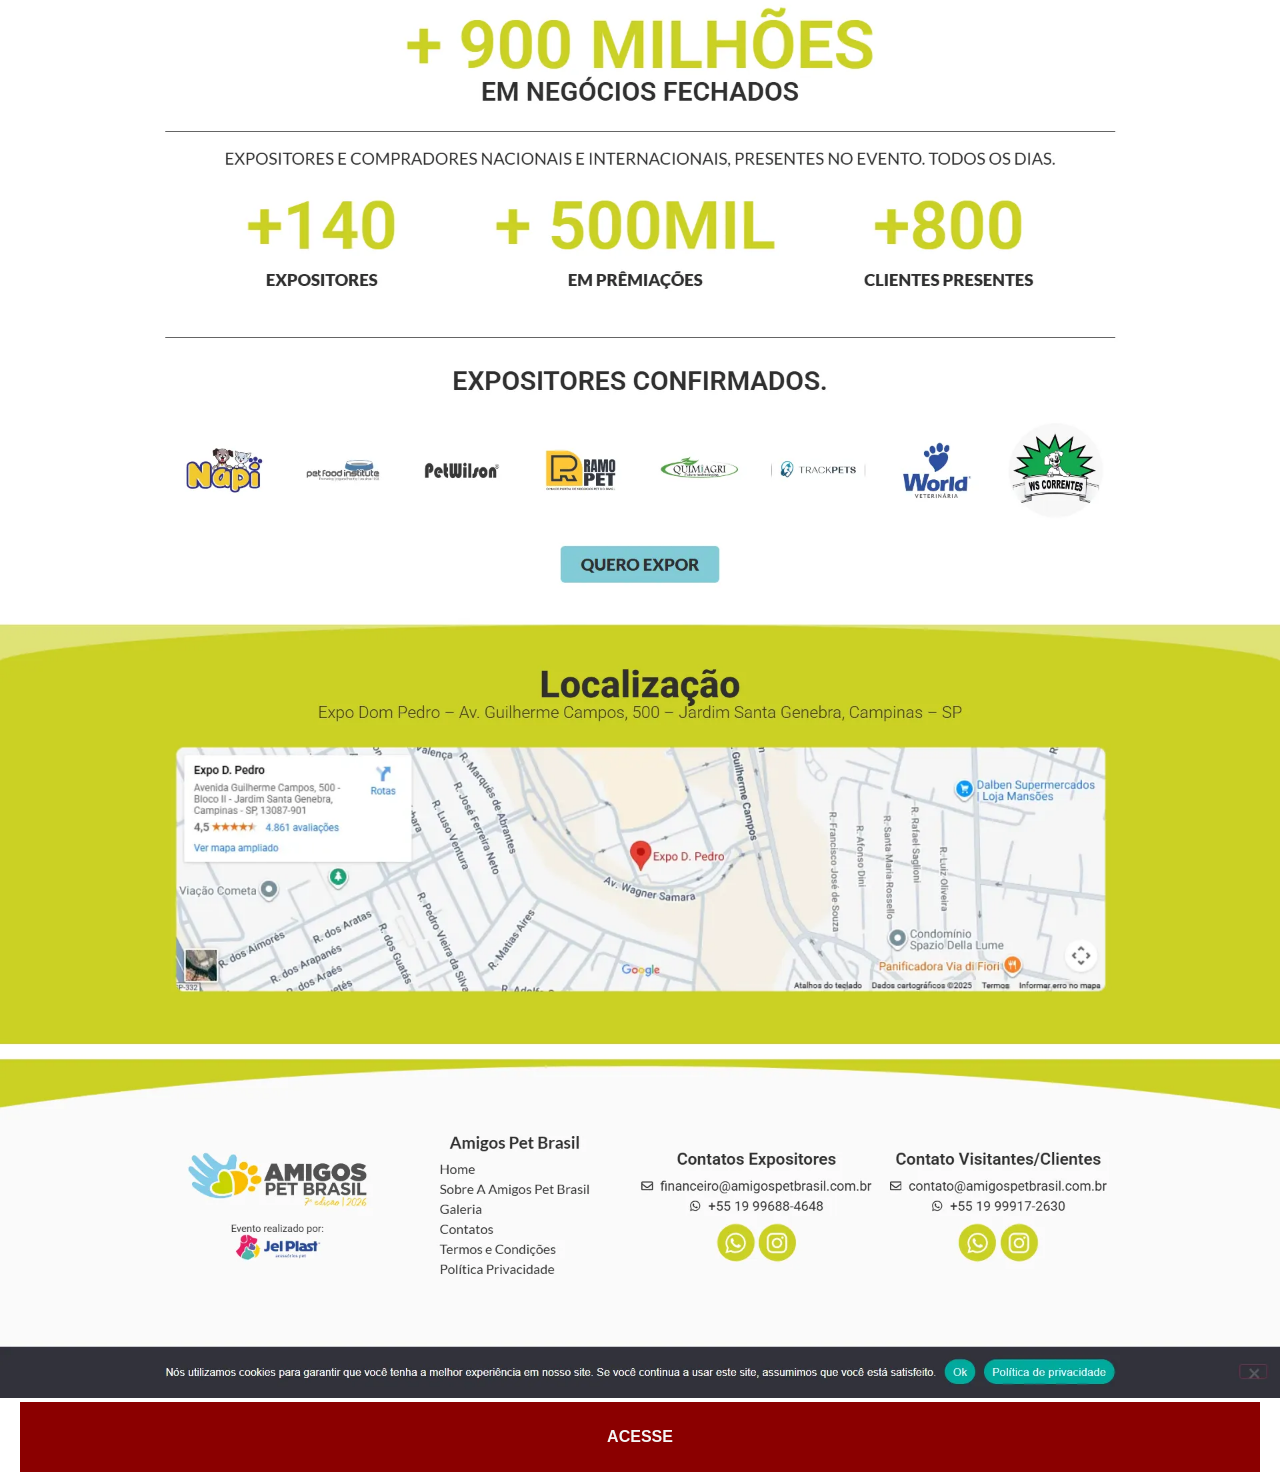
<file: ramopet.html>
<!DOCTYPE html>
<html lang="pt-br">
<head>
    <meta charset="UTF-8">
    <meta name="viewport" content="width=device-width, initial-scale=1.0">
    <title>Ramo Pet</title>
    <link rel="stylesheet" href="stylos/social.css">
</head>
<body>
    <img src="imagens/ramopet copiar.webp" alt="portal ramo pet">
    <a href="https://www.ramopet.com.br" target="_blank">ACESSE</a>
    
</body>
</html>
</file>
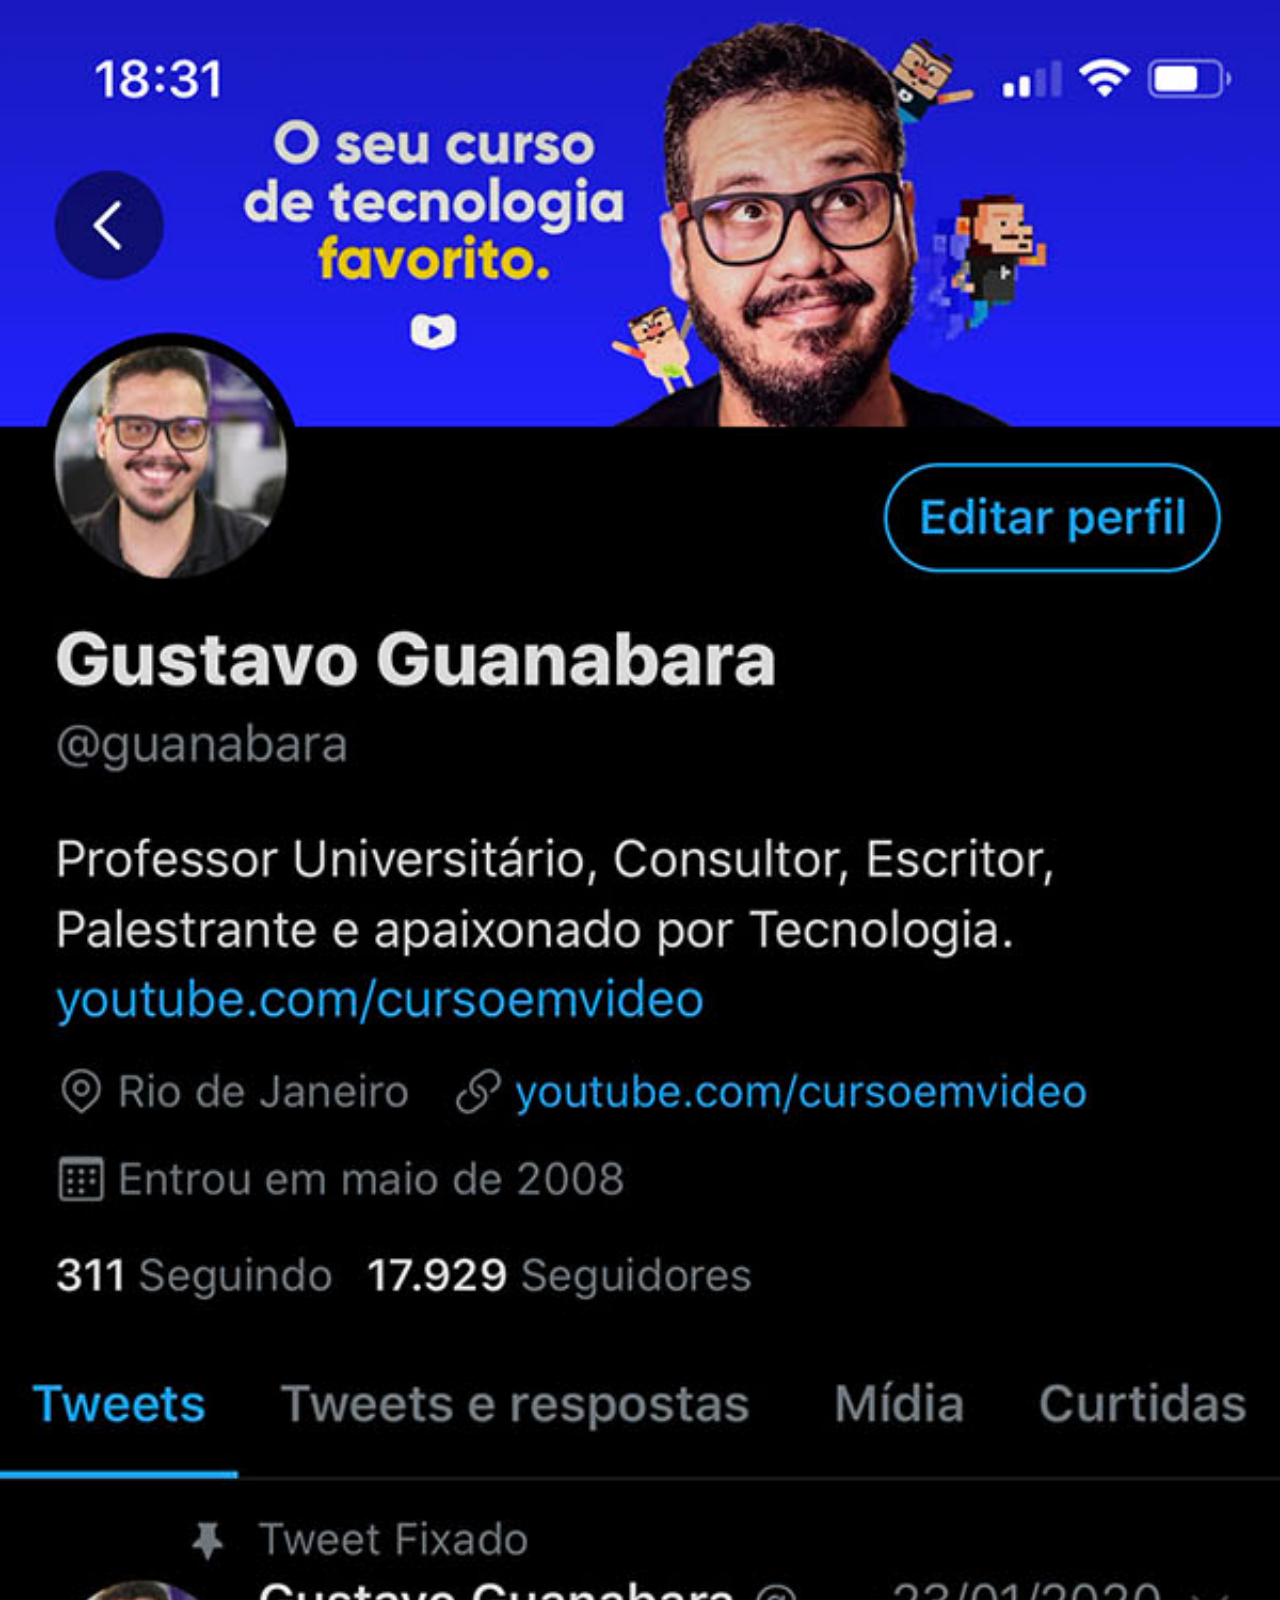
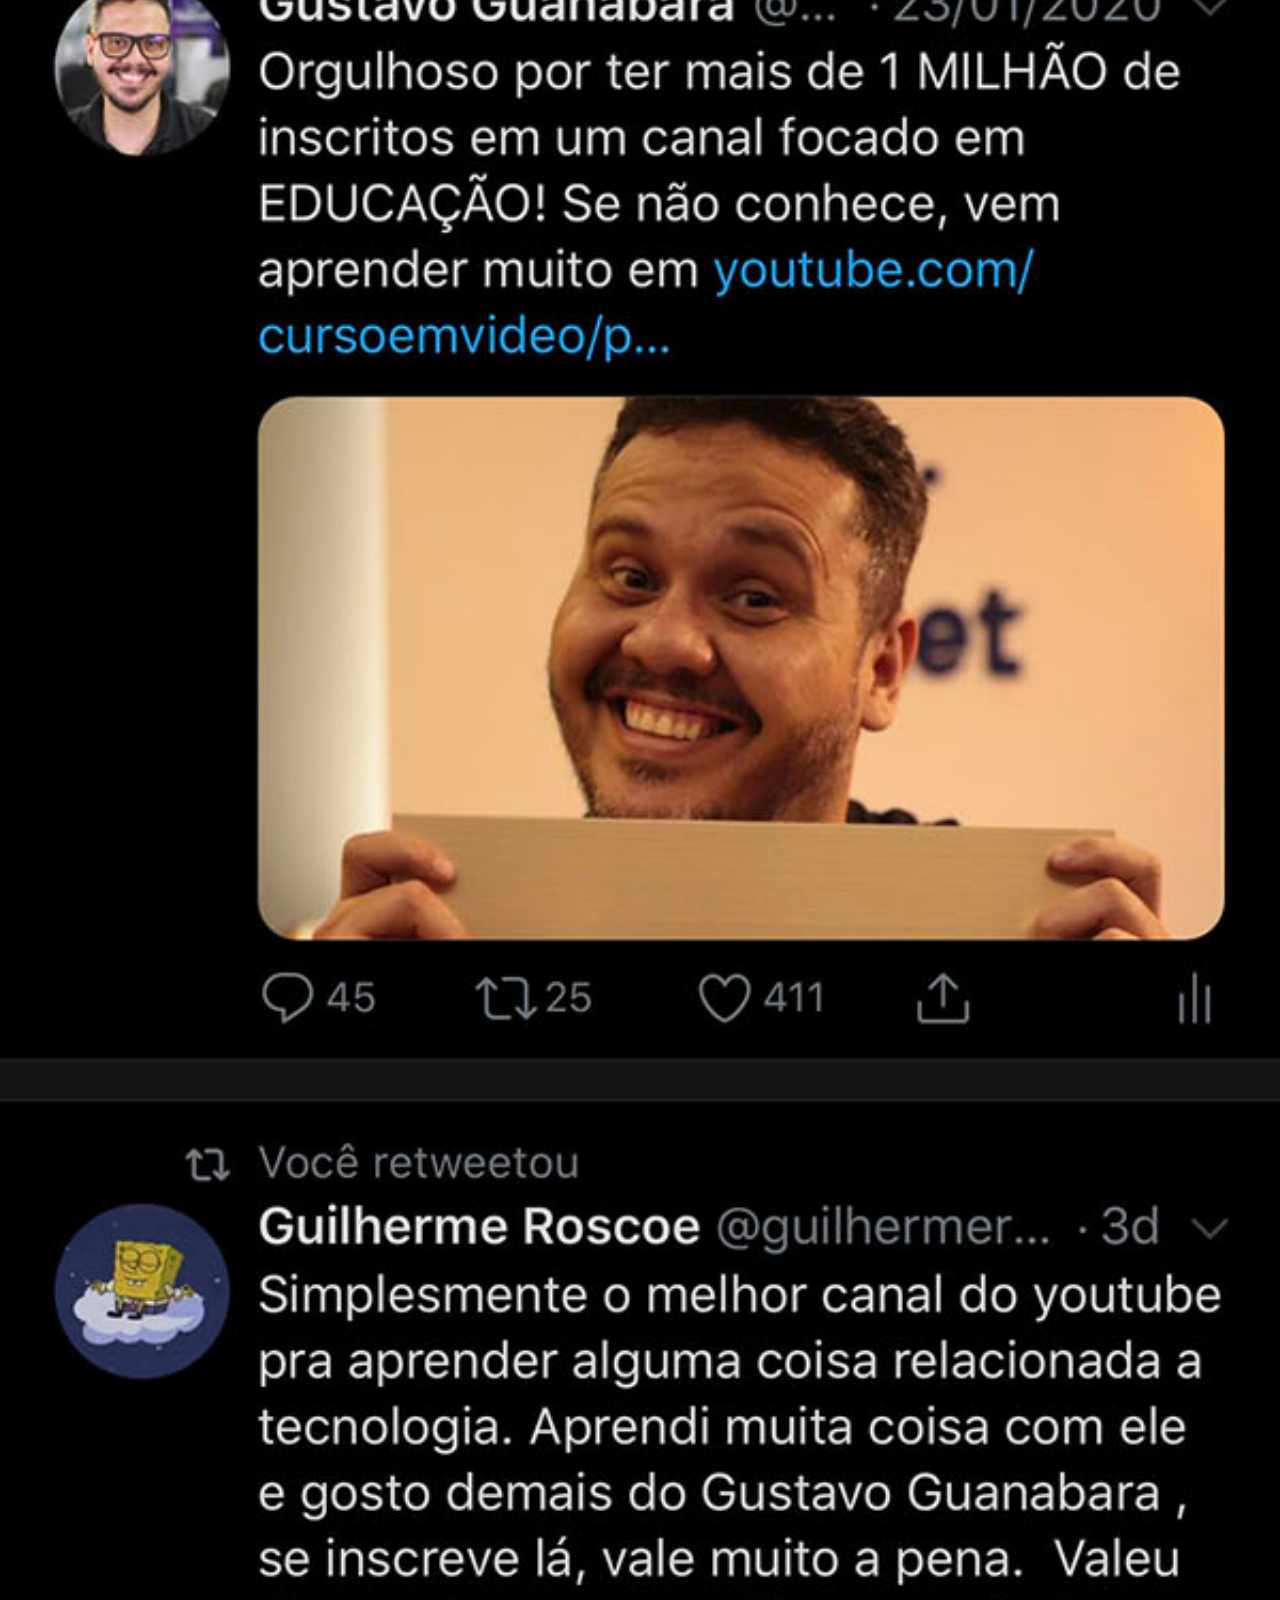
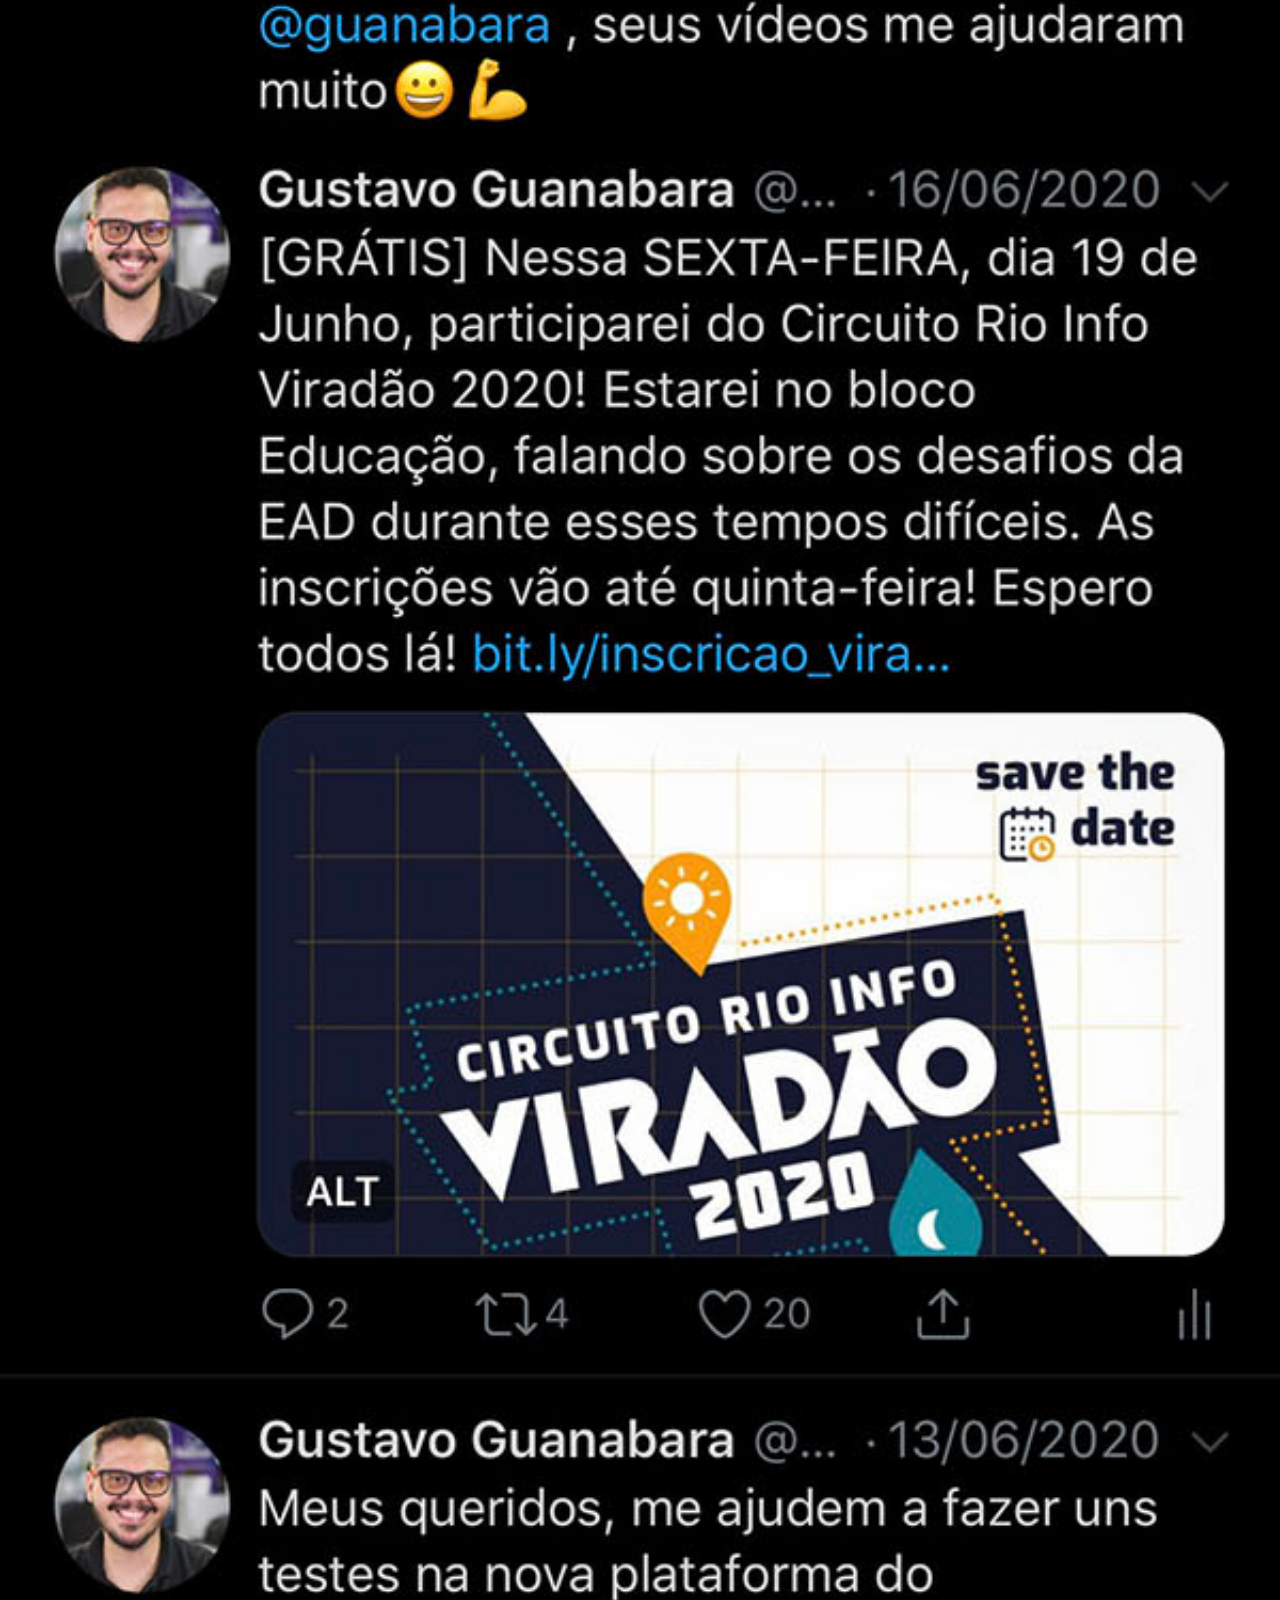
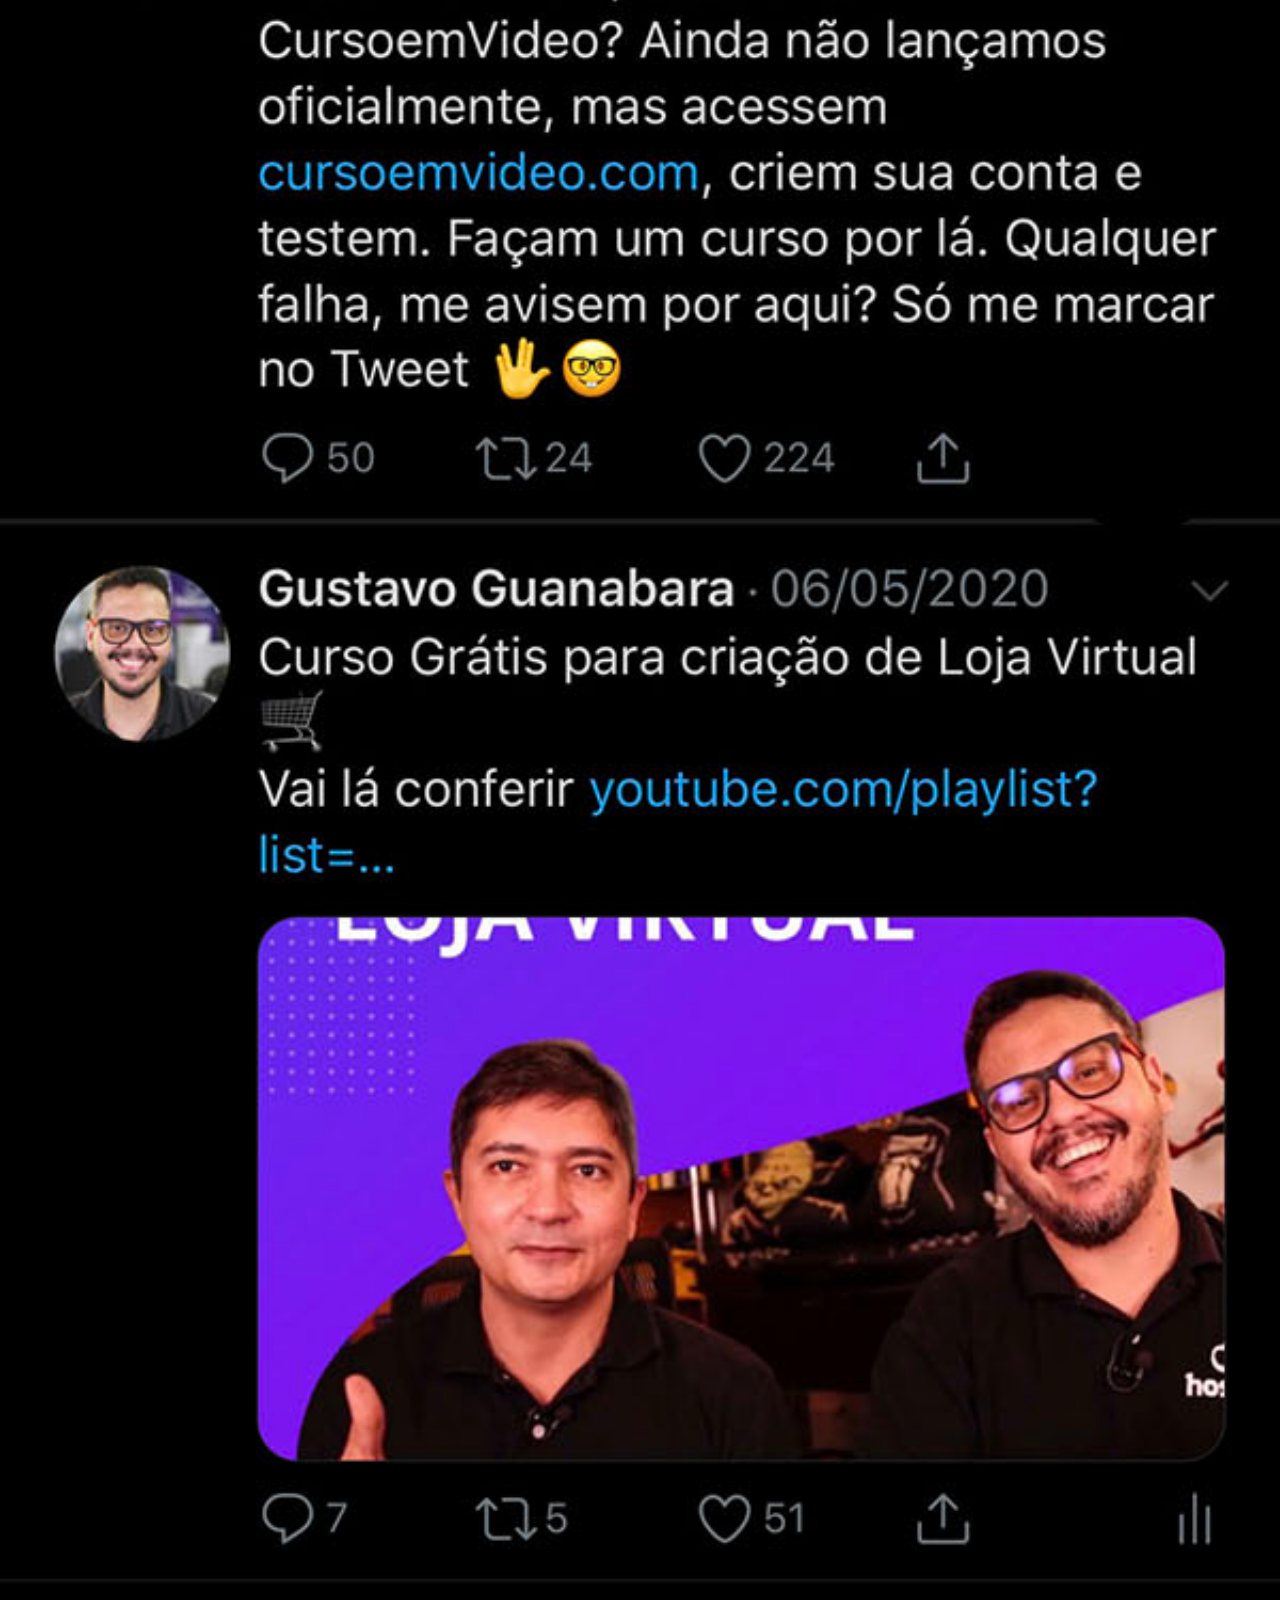
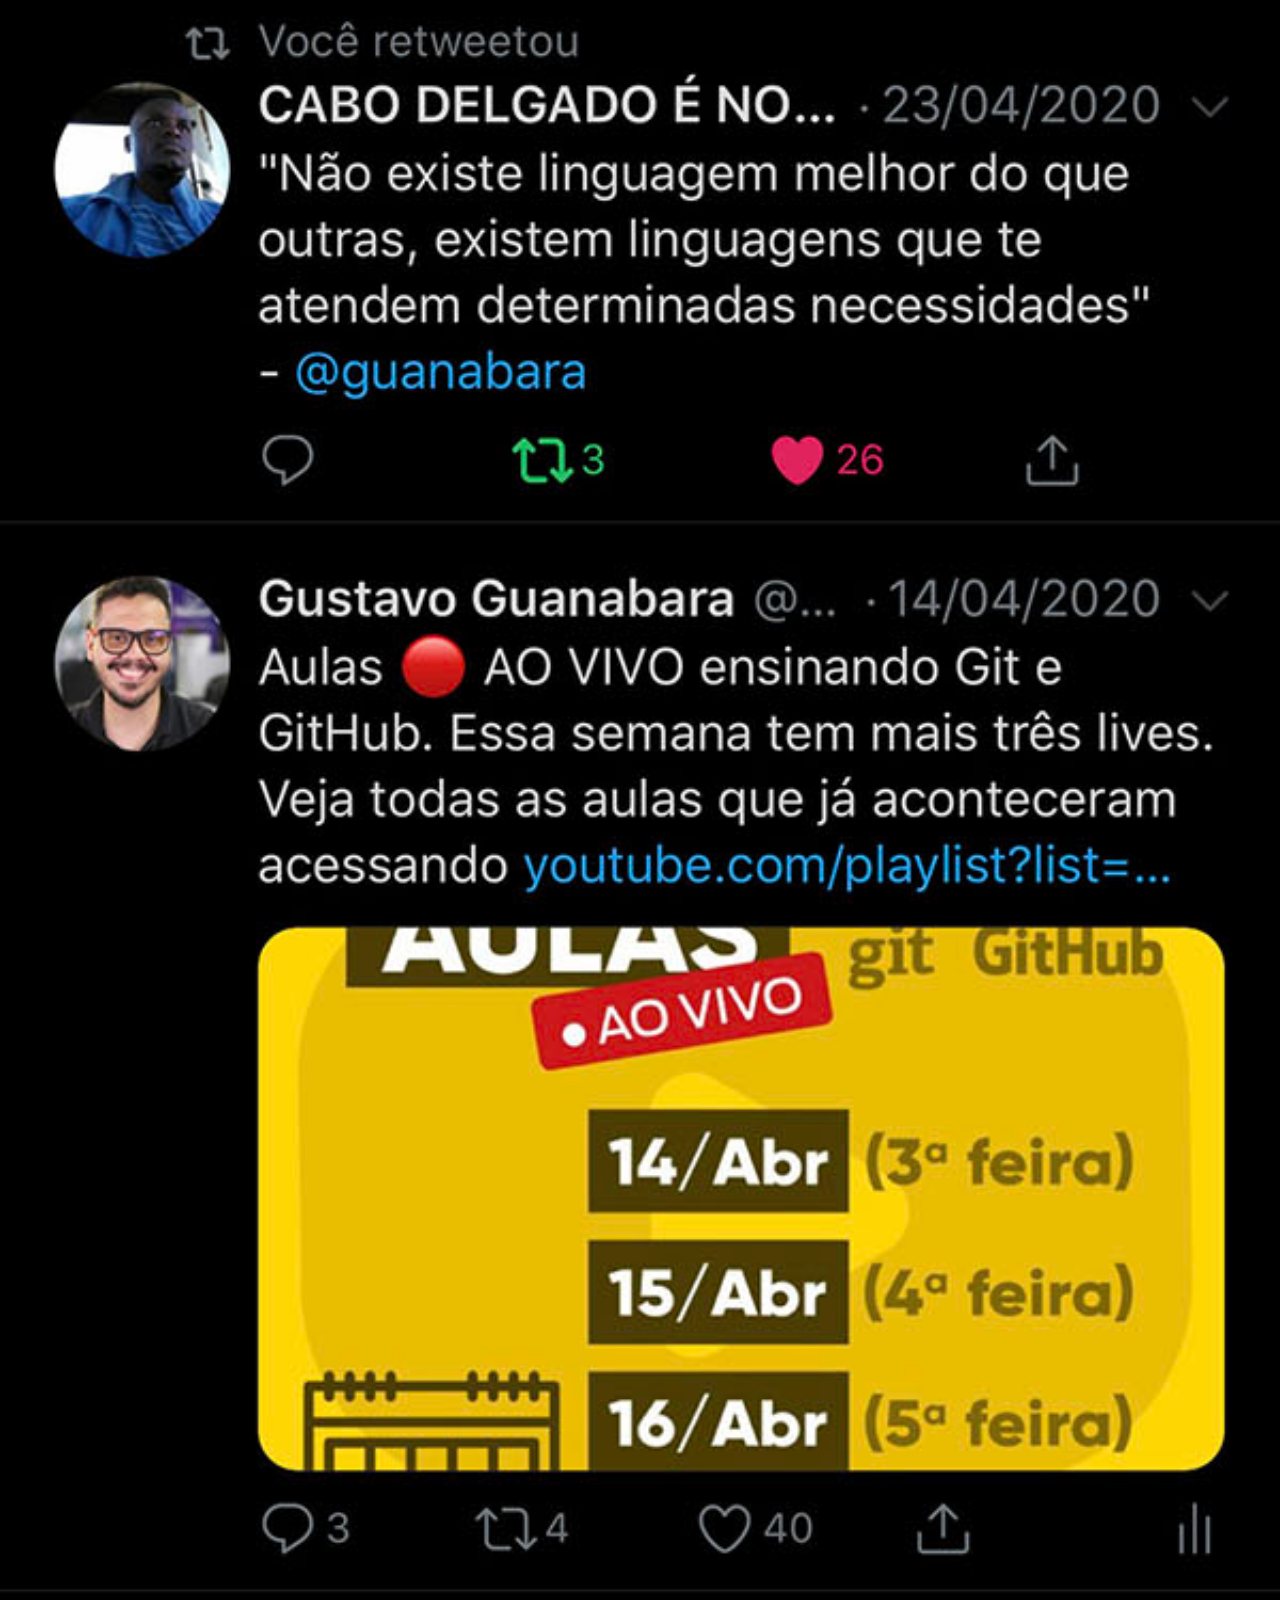
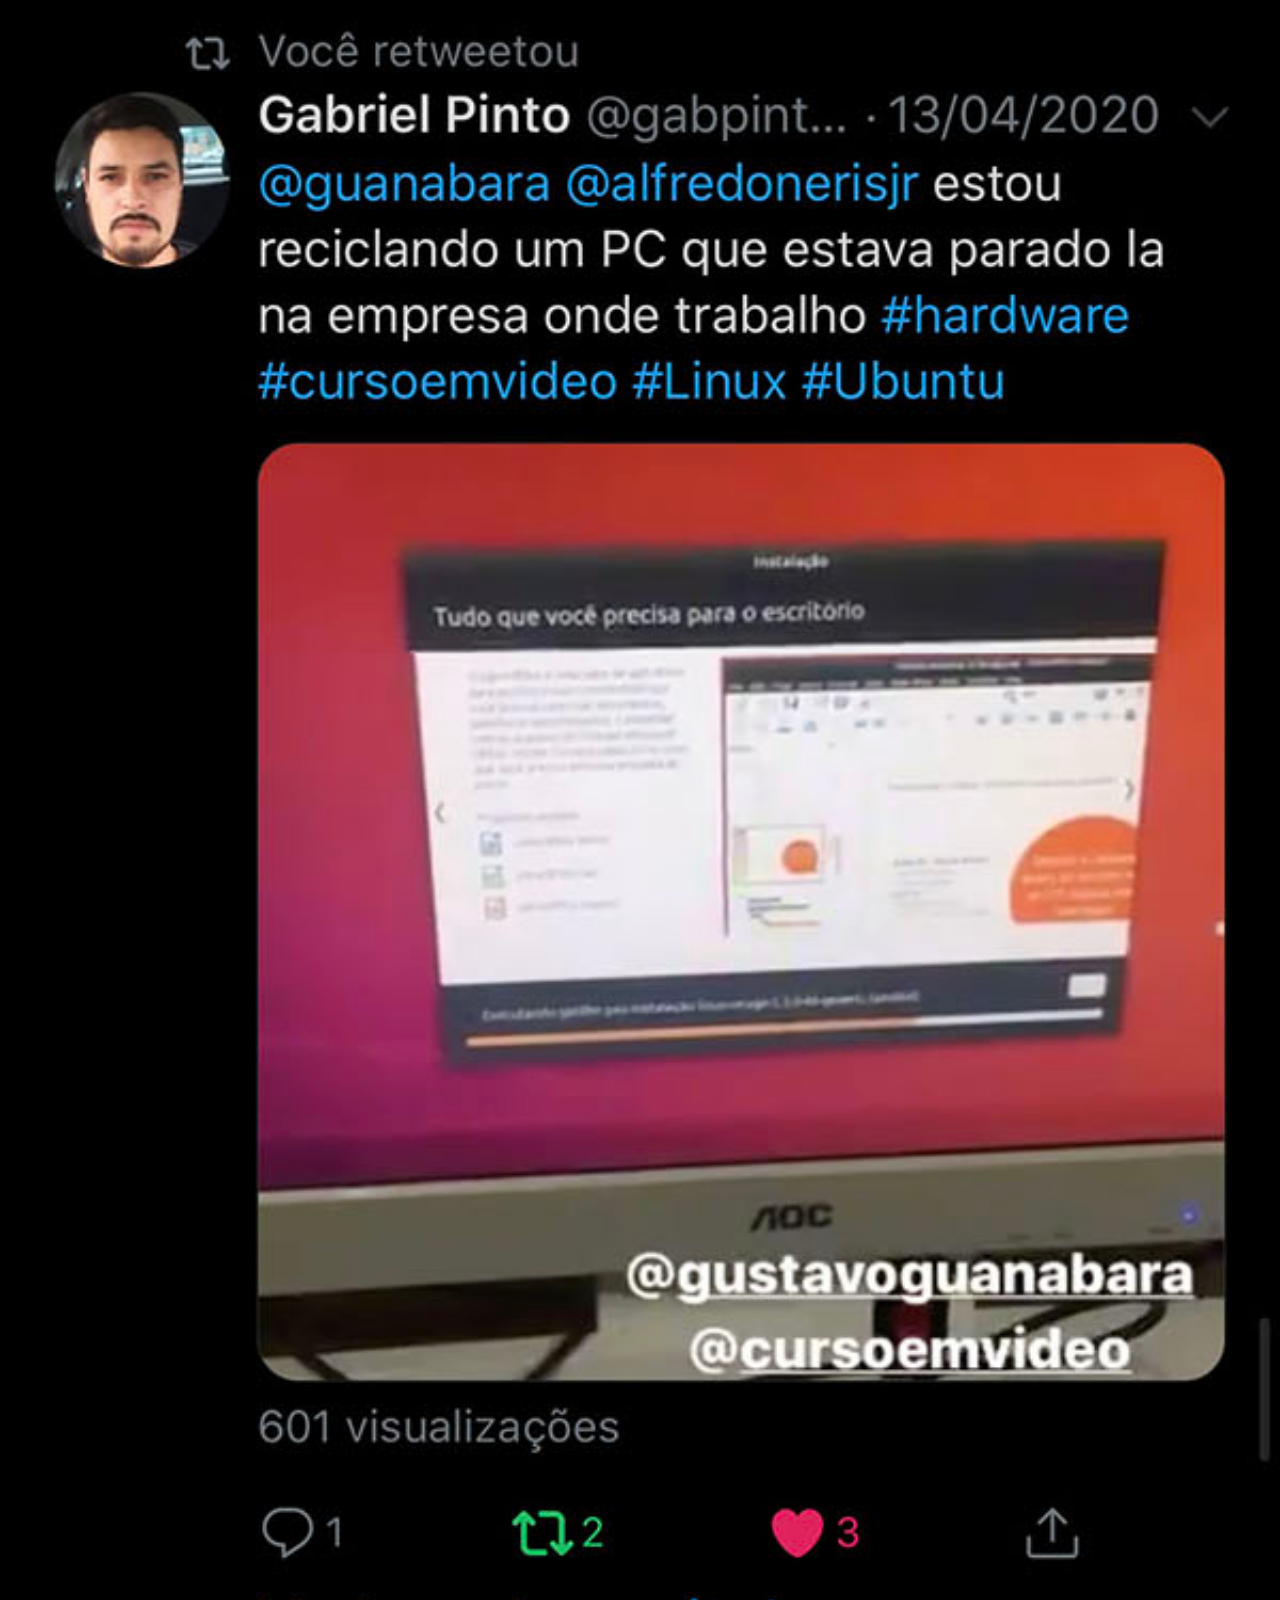
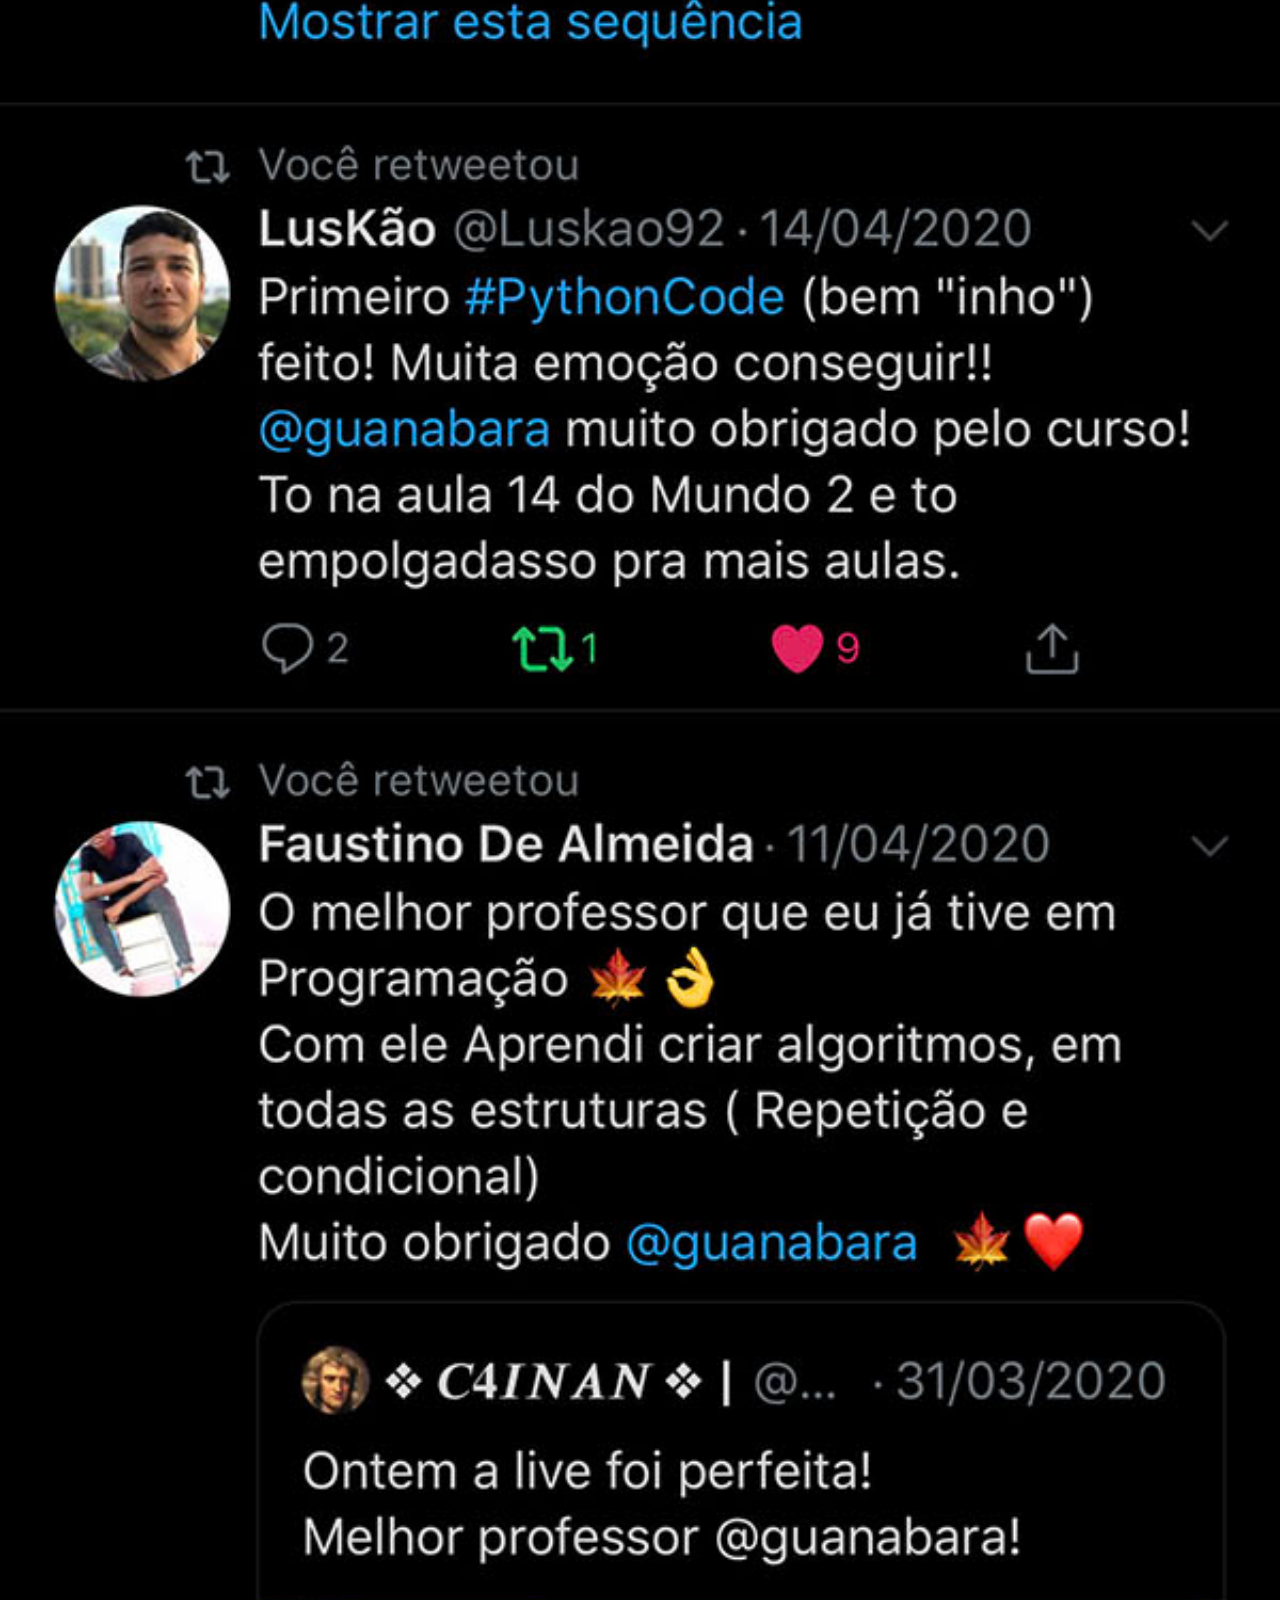
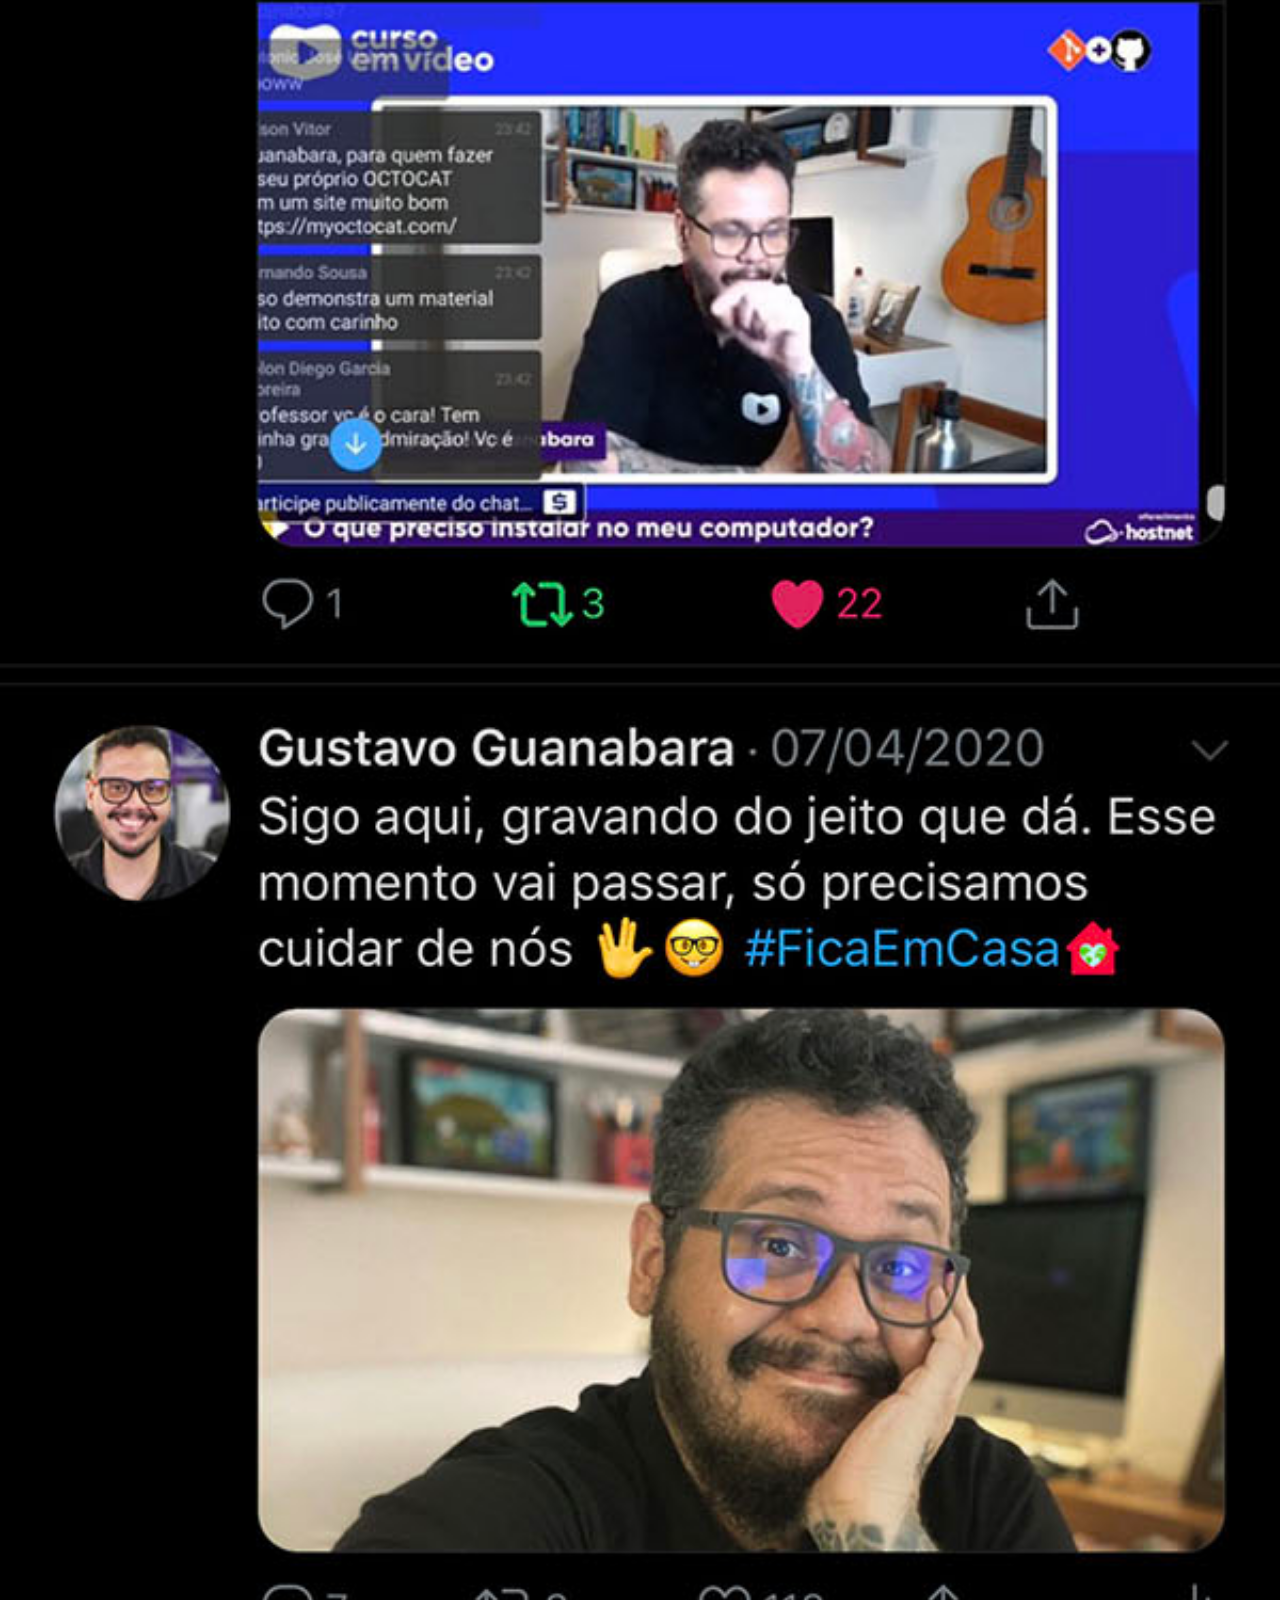
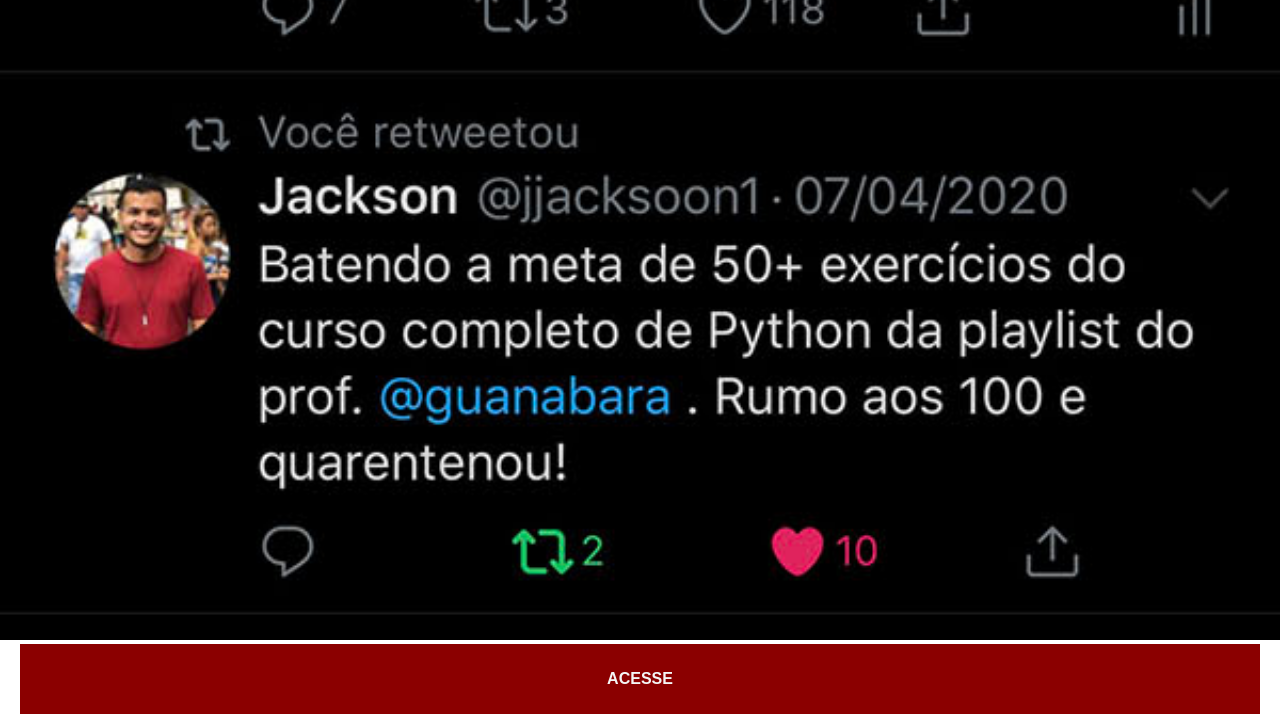
<file: twitter.html>
<!DOCTYPE html>
<html lang="pt-br">
<head>
    <meta charset="UTF-8">
    <meta name="viewport" content="width=device-width, initial-scale=1.0">
    <title>Twitter</title>
    <link rel="stylesheet" href="stylos/social.css">
</head>
<body>
    <img src="imagens/tela-twitter.jpg" alt="tela do twitter">
    <a href="https://twitter.com/@gustavoguanabara">ACESSE</a>
    
</body>
</html>
</file>
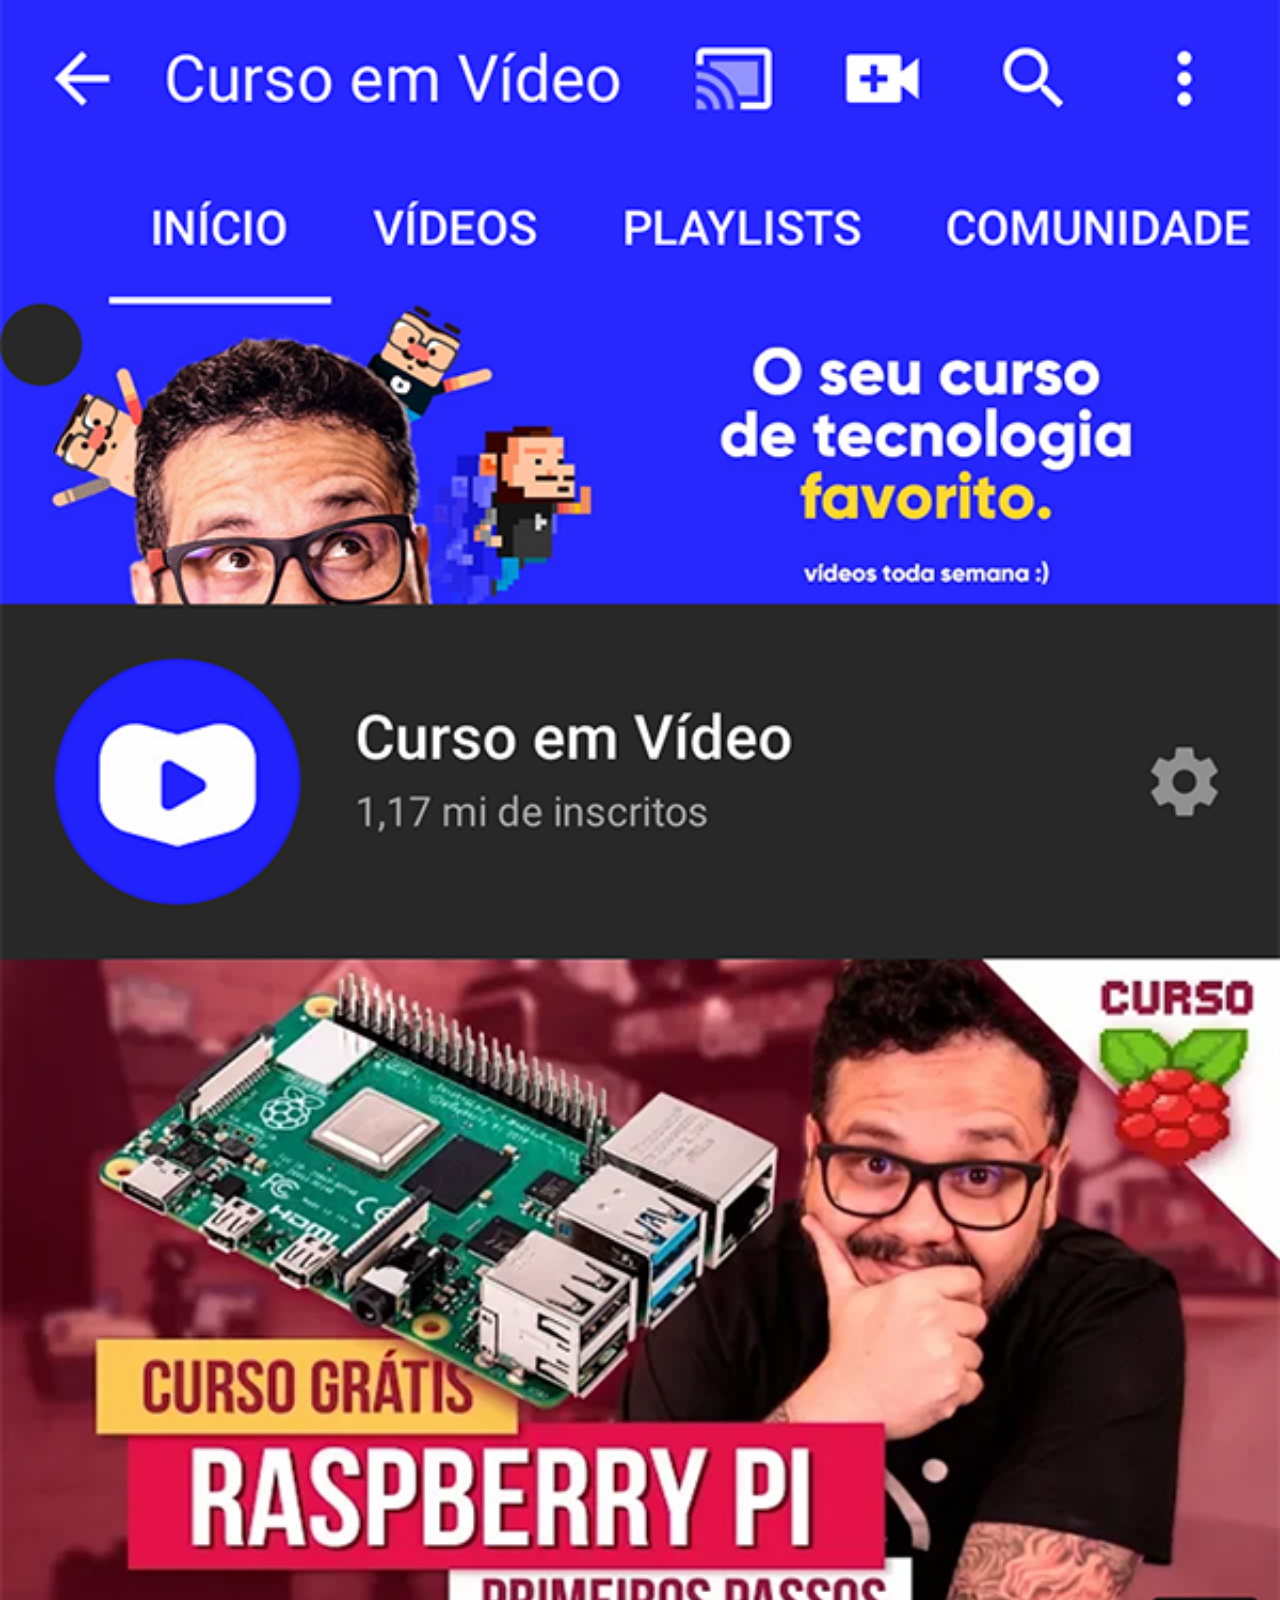
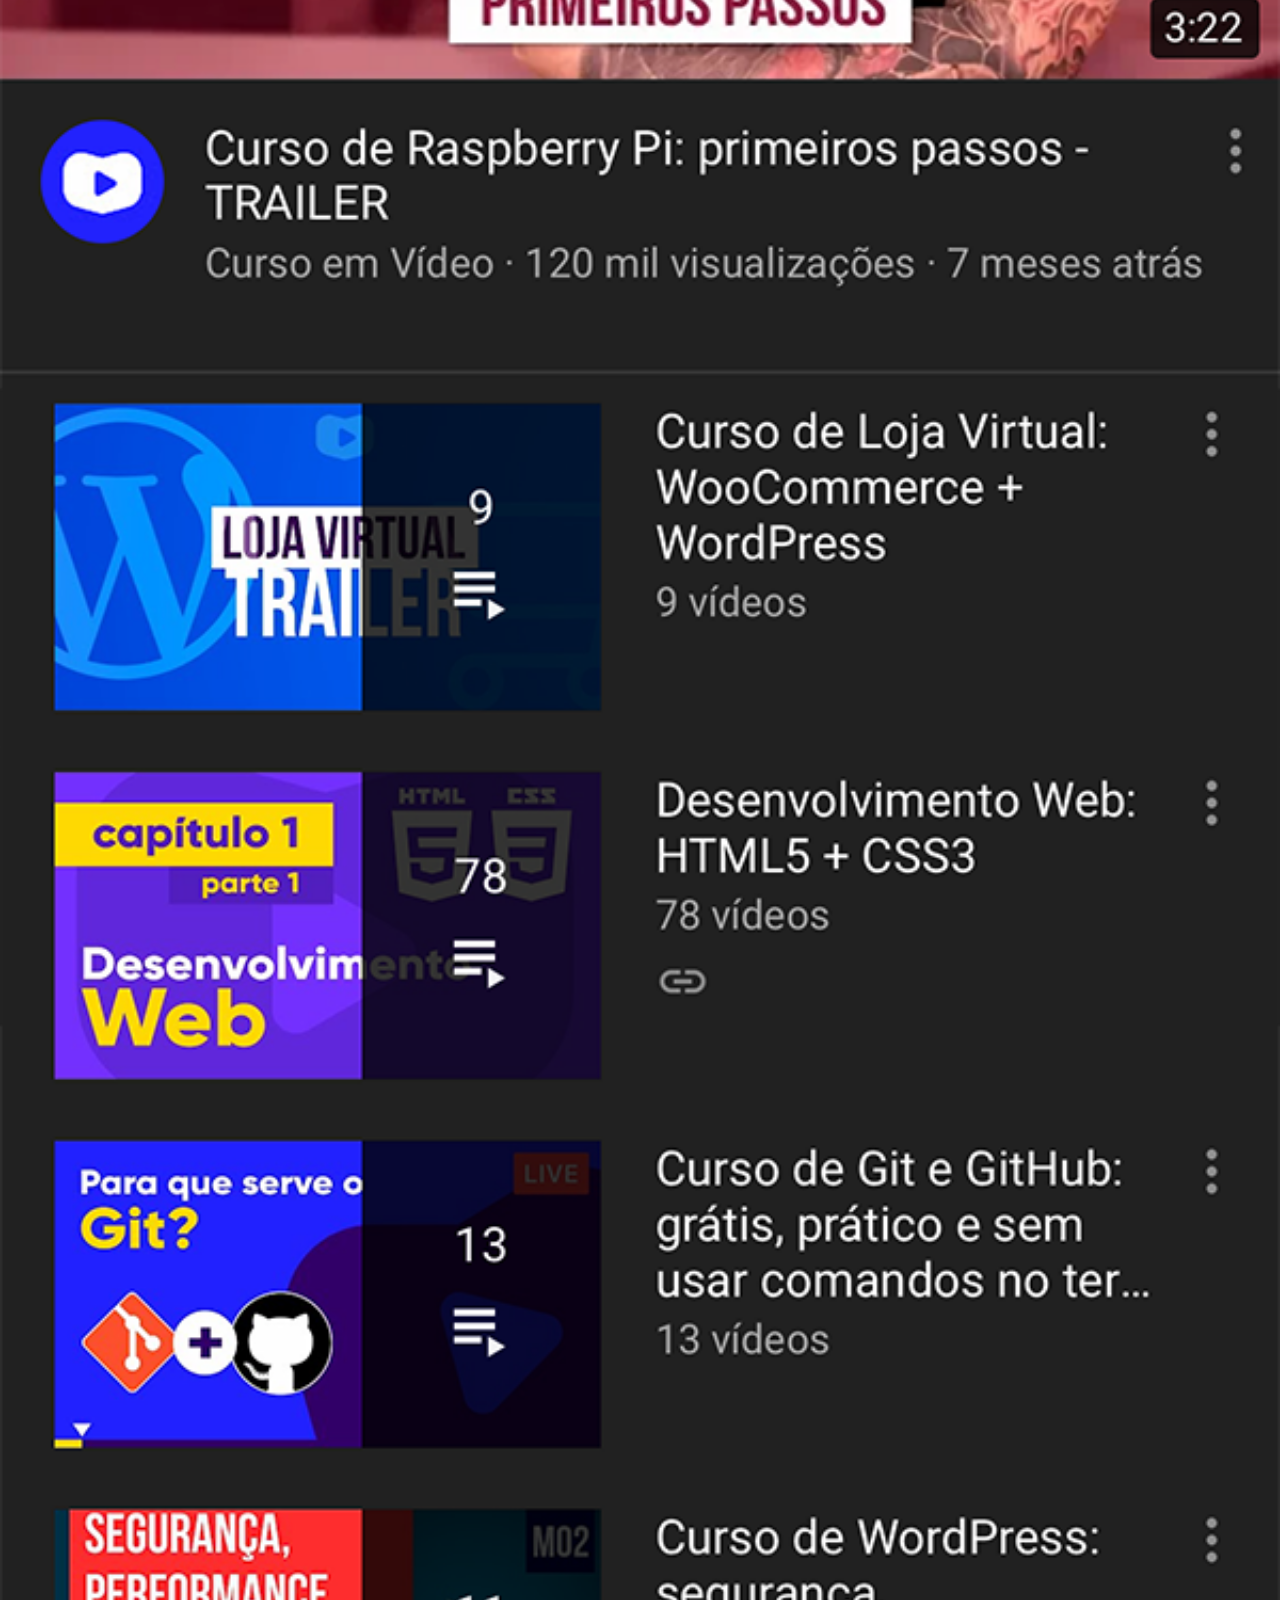
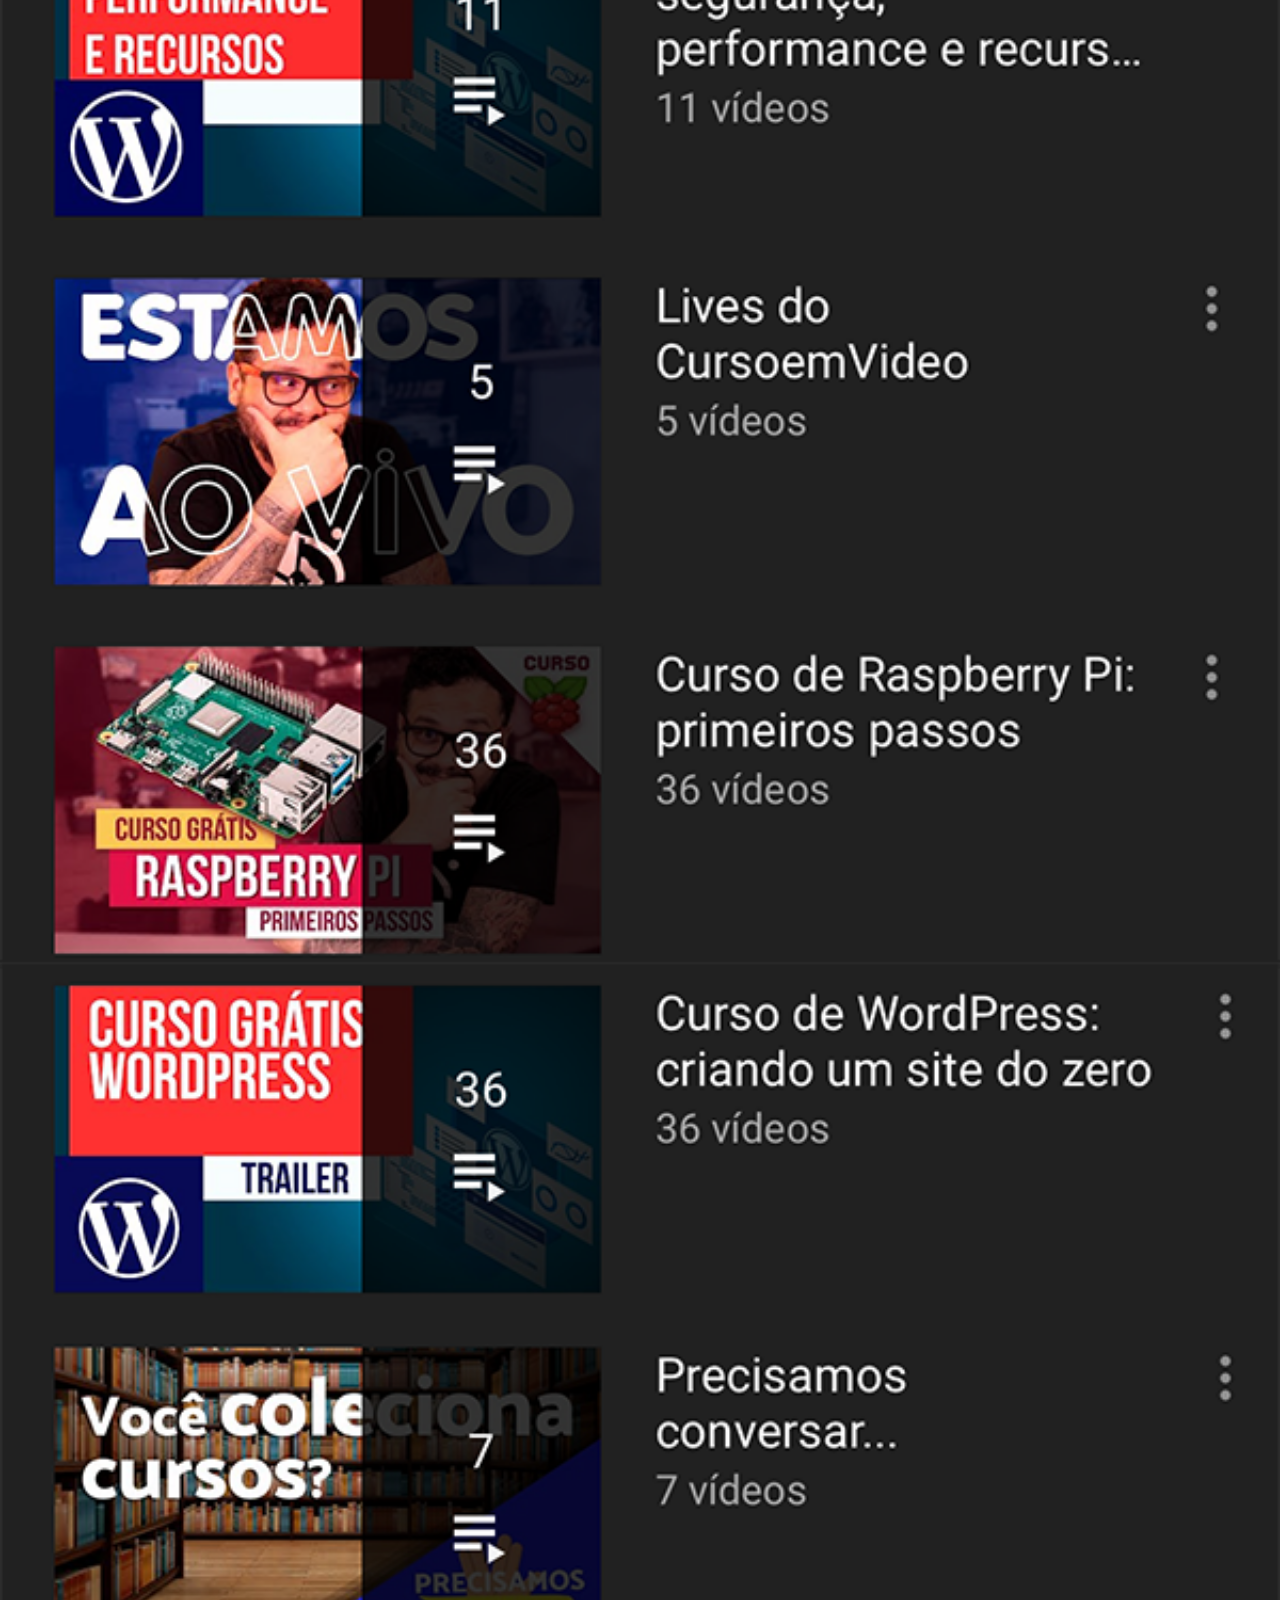
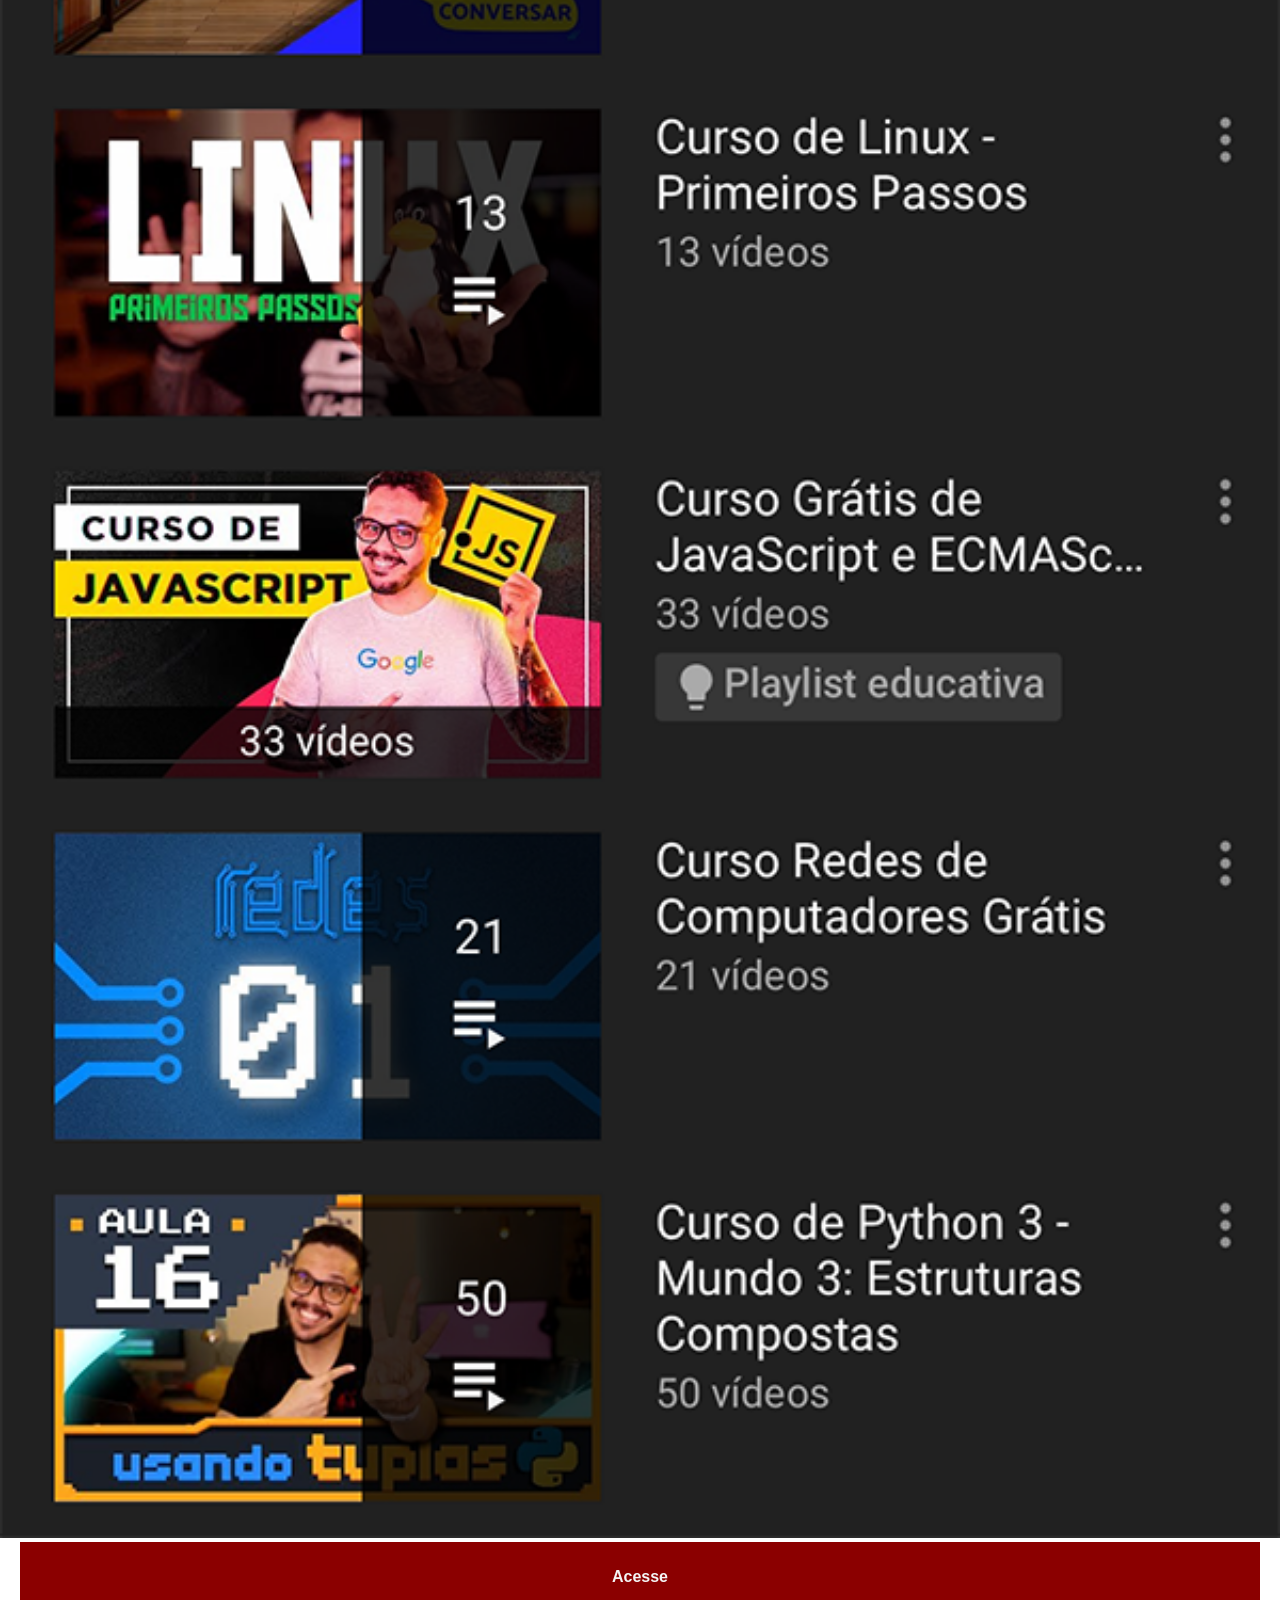
<file: youtube.html>
<!DOCTYPE html>
<html lang="pt-br">
<head>
    <meta charset="UTF-8">
    <meta name="viewport" content="width=device-width, initial-scale=1.0">
    <title>youtube</title>
    <link rel="stylesheet" href="stylos/social.css">
    
</head>
<body>
    <img src="imagens/tela-youtube.png" alt="">
    <a href="https://www.youtube.com/@cursoemvideo" target="_blank">Acesse</a>;
    
</body>
</html>
</file>
<file: stylos/style.css>
@charset "UTF-8";

*{
    margin: 0px;
    padding: 0px;
    font-family: Arial, Helvetica, sans-serif;
}

html, body{
    height: 100vh;
    width: 100vw;
    background-color: black;
}

body{
    background: url(../imagens/fundo-madeira.jpg) no-repeat top center;
    background-size: cover;
    background-attachment: fixed;
    
}
main{
    height: 100vh;
    position: relative;
}
section#telefone{
    position: absolute;
    top: 50%;
    left: 50%;
    transform: translate(-50%, -50%);
    
    height: 650px;
    width: 370px;
    background: url(../imagens/frame-iphone2.png) no-repeat;
}

iframe#tela{
    position: relative;
    top: 80px;
    left: 40px;
    width: 266px;
    height: 471px;
}

section#redes-sociais > a > img{
    width: 60px;
    margin: 10px;
    border-radius: 50%;
    box-shadow: 0px 5px 5px rgba(0, 0, 0, 0.295);
    box-sizing: border-box;
}

section#redes-sociais{
    text-align: right;
       

}

section#redes-sociais img:hover{
    border: 2px solid rgba(255, 255, 255, 0.247);
    transform: scale(1.2);
    box-shadow: 0px 8px 5px rgba(0, 0, 5, 0.781);
    transition: transform 0.2s , border 0.3s;
}
</file>
<file: stylos/social.css>
@charset "UTF-8";
       *{
            margin: 0px;
            font-family: Arial, Helvetica, sans-serif;
            padding: 0px;
        }

        ::-webkit-scrollbar{
            width: 0px;
            height: 0px;
        }

        img{
            width: 100vw;
        }

        a{
            display: block;
            background-color: darkred;
            padding: 26px;
            color: whitesmoke;
            text-align: center;
            font-weight: bolder;
            text-decoration: none;
            margin: 0px 20px 0px 20px;
        }

        a:hover{
            background-color: red;
            transform: scale(1.08);
            transition: 0.5s;
        }
</file>
